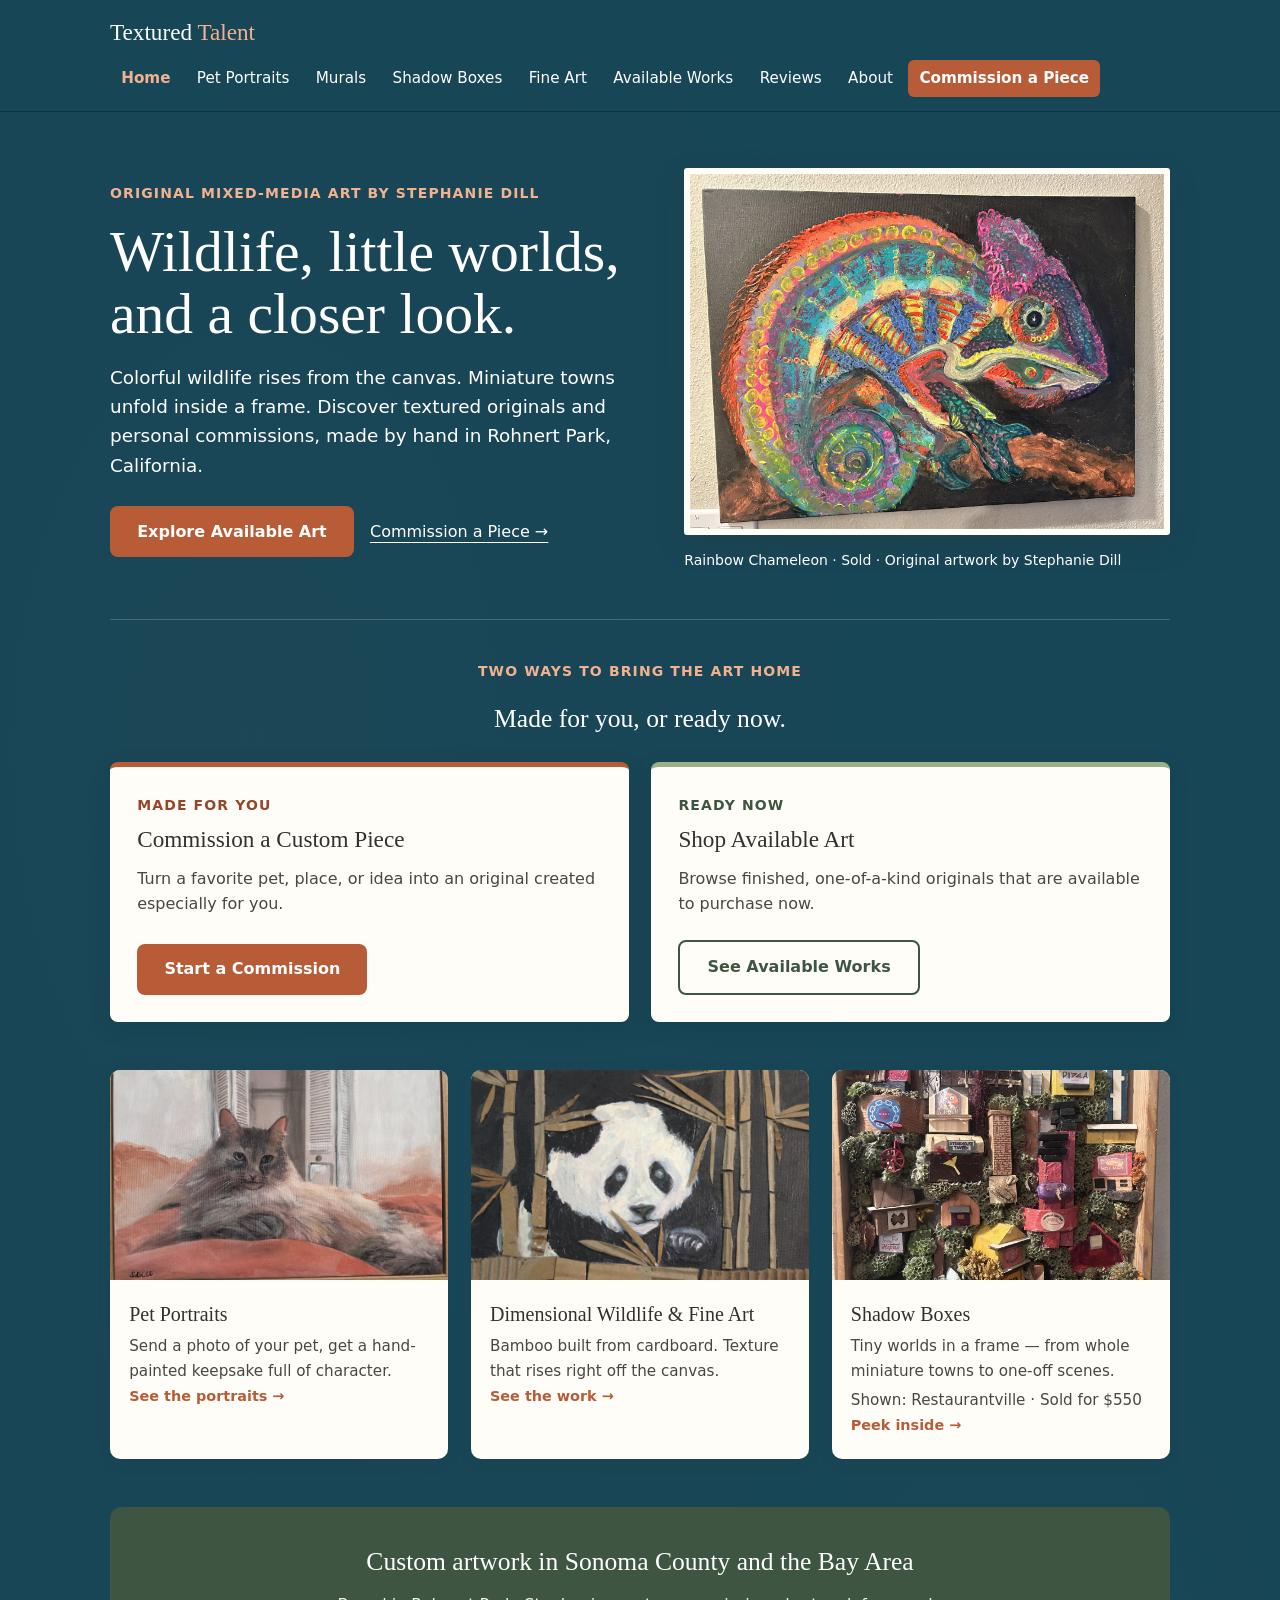
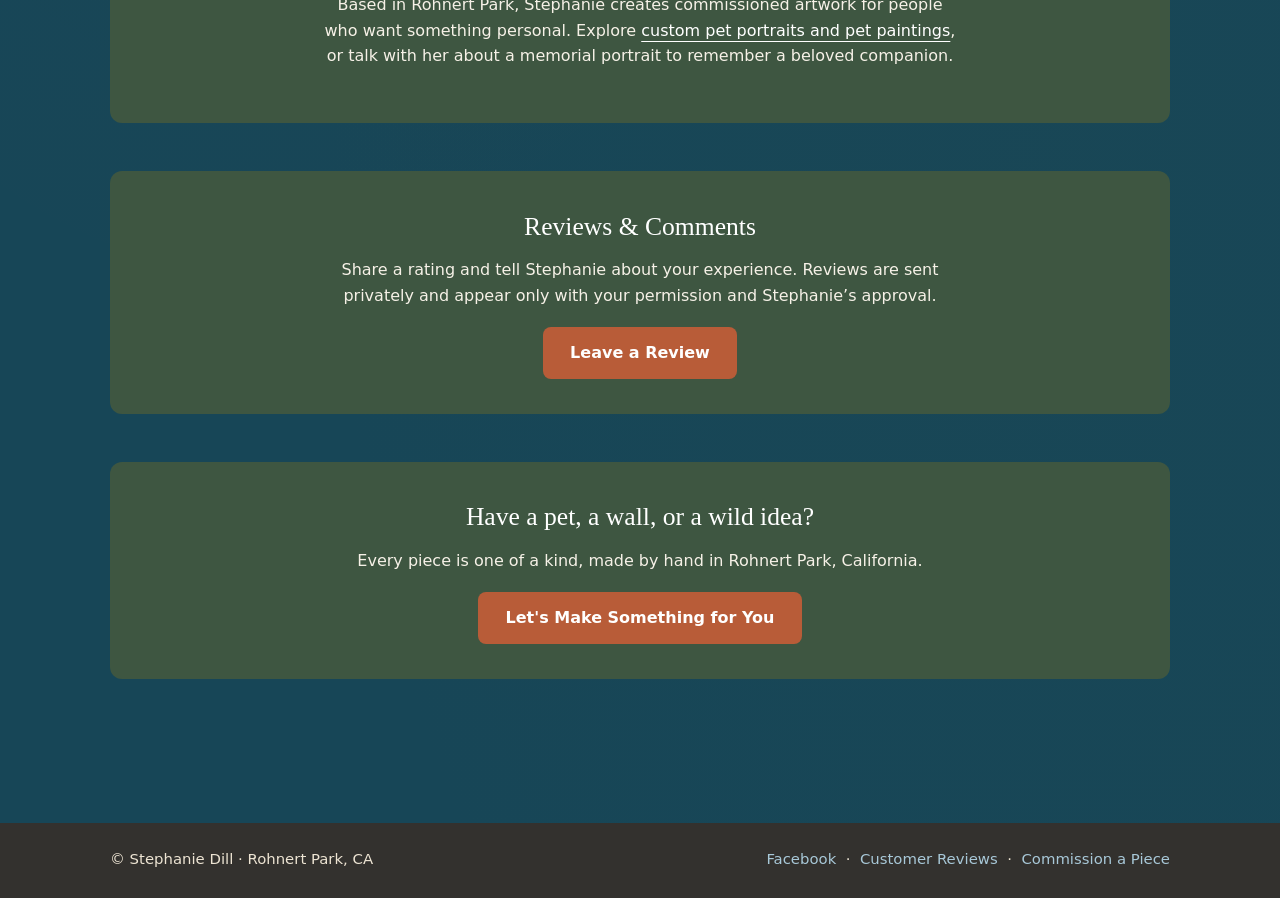
<file: index.html>
<!DOCTYPE html>
<html lang="en">
<head>
  <meta charset="UTF-8">
  <meta name="viewport" content="width=device-width, initial-scale=1.0">
  <title>Custom Pet Portraits &amp; Original Art | Textured Talent</title>
  <meta name="description" content="Discover custom pet portraits, pet paintings, shadow boxes and original art by Stephanie Dill in Rohnert Park, serving Sonoma County and the Bay Area.">
  <meta name="robots" content="index,follow,max-image-preview:large">
  <meta name="theme-color" content="#174657">
  <link rel="canonical" href="https://texturedtalents.com/">
  <meta property="og:type" content="website">
  <meta property="og:site_name" content="Textured Talent">
  <meta property="og:locale" content="en_US">
  <meta property="og:title" content="Custom Pet Portraits &amp; Original Art | Textured Talent">
  <meta property="og:description" content="Discover custom pet portraits, pet paintings, shadow boxes and original art by Stephanie Dill in Rohnert Park, serving Sonoma County and the Bay Area.">
  <meta property="og:url" content="https://texturedtalents.com/">
  <meta property="og:image" content="https://texturedtalents.com/assets/img/mixed/chameleon-rainbow.jpg">
  <meta property="og:image:alt" content="Vivid textured chameleon painting by Stephanie Dill">
  <meta name="twitter:card" content="summary_large_image">
  <meta name="twitter:title" content="Custom Pet Portraits &amp; Original Art | Textured Talent">
  <meta name="twitter:description" content="Discover custom pet portraits, pet paintings, shadow boxes and original art by Stephanie Dill in Rohnert Park, serving Sonoma County and the Bay Area.">
  <meta name="twitter:image" content="https://texturedtalents.com/assets/img/mixed/chameleon-rainbow.jpg">
  <link rel="stylesheet" href="assets/css/style.css?v=artwork-20261013">
  <script type="application/ld+json">
{
  "@context": "https://schema.org",
  "@graph": [
    {
      "@type": "WebSite",
      "@id": "https://texturedtalents.com/#website",
      "url": "https://texturedtalents.com/",
      "name": "Textured Talent",
      "description": "Custom art and original mixed-media work by Stephanie Dill.",
      "publisher": {
        "@id": "https://texturedtalents.com/#business"
      }
    },
    {
      "@type": "Organization",
      "@id": "https://texturedtalents.com/#business",
      "name": "Textured Talent",
      "url": "https://texturedtalents.com/",
      "description": "Custom pet portraits, murals, shadow boxes, and original mixed-media art.",
      "image": "https://texturedtalents.com/assets/img/mixed/chameleon-rainbow.jpg",
      "founder": {
        "@id": "https://texturedtalents.com/#stephanie-dill"
      },
      "areaServed": [
        {
          "@type": "City",
          "name": "Rohnert Park"
        },
        {
          "@type": "AdministrativeArea",
          "name": "Sonoma County"
        },
        {
          "@type": "AdministrativeArea",
          "name": "Northern California"
        },
        {
          "@type": "AdministrativeArea",
          "name": "San Francisco Bay Area"
        }
      ],
      "sameAs": [
        "https://www.facebook.com/stephanie.dill.2025"
      ]
    },
    {
      "@type": "Person",
      "@id": "https://texturedtalents.com/#stephanie-dill",
      "name": "Stephanie Dill",
      "jobTitle": "Mixed-media artist",
      "url": "https://texturedtalents.com/about.html",
      "image": "https://texturedtalents.com/assets/img/about/stephanie-shadowbox.jpg",
      "worksFor": {
        "@id": "https://texturedtalents.com/#business"
      },
      "homeLocation": {
        "@type": "City",
        "name": "Rohnert Park, California"
      },
      "sameAs": [
        "https://www.facebook.com/stephanie.dill.2025"
      ]
    },
    {
      "@type": "WebPage",
      "@id": "https://texturedtalents.com/#webpage",
      "url": "https://texturedtalents.com/",
      "name": "Custom Pet Portraits & Original Art | Textured Talent",
      "isPartOf": {
        "@id": "https://texturedtalents.com/#website"
      },
      "about": {
        "@id": "https://texturedtalents.com/#business"
      },
      "description": "Discover custom pet portraits, pet paintings, shadow boxes and original art by Stephanie Dill in Rohnert Park, serving Sonoma County and the Bay Area."
    }
  ]
}
  </script>
</head>
<body>
<a class="skip-link" href="#main-content">Skip to content</a>

<header>
  <div class="header-inner">
    <a class="brand" href="index.html?v=artwork-20261013">Textured <span>Talent</span></a>
    <nav aria-label="Main navigation">
      <a href="index.html?v=artwork-20261013" class="active">Home</a>
      <a href="pet-portraits.html?v=artwork-20261013">Pet Portraits</a>
      <a href="murals.html?v=artwork-20261013">Murals</a>
      <a href="shadow-boxes.html?v=artwork-20261013">Shadow Boxes</a>
      <a href="fine-art.html?v=artwork-20261013">Fine Art</a>
      <a href="available-works.html?v=artwork-20261013">Available Works</a>
      <a href="reviews.html">Reviews</a>
      <a href="about.html?v=artwork-20261013">About</a>
      <a href="commission.html?v=artwork-20261013" class="cta">Commission a Piece</a>
    </nav>
  </div>
</header>

<main id="main-content">
  <!-- Hero: headline + standout piece -->
  <section class="hero">
    <div>
      <p class="eyebrow">Original mixed-media art by Stephanie Dill</p>
      <h1>Wildlife, little worlds,<br>and a closer look.</h1>
      <p class="sub">Colorful wildlife rises from the canvas. Miniature towns unfold inside a frame. Discover textured originals and personal commissions, made by hand in Rohnert Park, California.</p>
      <div class="hero-actions"><a class="btn" href="available-works.html?v=artwork-20261013">Explore Available Art</a><a class="text-link" href="commission.html?v=artwork-20261013">Commission a Piece →</a></div>
    </div>
    <div class="hero-art">
      <img src="assets/img/mixed/chameleon-rainbow.jpg" alt="Vividly colored textured chameleon painting on a copper branch by Stephanie Dill" fetchpriority="high">
      <p class="art-caption">Rainbow Chameleon · Sold · Original artwork by Stephanie Dill</p>
    </div>
  </section>

  <!-- Two ways to buy -->
  <section class="buy-paths" aria-labelledby="buy-paths-title">
    <div class="buy-paths-intro">
      <p class="eyebrow">Two ways to bring the art home</p>
      <h2 id="buy-paths-title">Made for you, or ready now.</h2>
    </div>
    <div class="buy-paths-grid">
      <article class="buy-path">
        <p class="buy-path-label">Made for you</p>
        <h3>Commission a Custom Piece</h3>
        <p>Turn a favorite pet, place, or idea into an original created especially for you.</p>
        <a class="btn" href="commission.html?v=artwork-20261013">Start a Commission</a>
      </article>
      <article class="buy-path">
        <p class="buy-path-label">Ready now</p>
        <h3>Shop Available Art</h3>
        <p>Browse finished, one-of-a-kind originals that are available to purchase now.</p>
        <a class="btn secondary" href="available-works.html?v=artwork-20261013">See Available Works</a>
      </article>
    </div>
  </section>

  <!-- Three feature cards -->
  <section class="features">
    <a class="feature-card" href="pet-portraits.html?v=artwork-20261013">
      <img src="assets/img/pets/emma-portrait.jpg" alt="Hand-painted portrait of a long-haired gray cat">
      <div class="card-text">
        <h3>Pet Portraits</h3>
        <p>Send a photo of your pet, get a hand-painted keepsake full of character.</p>
        <span class="more">See the portraits →</span>
      </div>
    </a>
    <a class="feature-card" href="fine-art.html?v=artwork-20261013">
      <img src="assets/img/mixed/panda-cub-bamboo.jpg" alt="Panda painting with bamboo built from layered cardboard">
      <div class="card-text">
        <h3>Dimensional Wildlife &amp; Fine Art</h3>
        <p>Bamboo built from cardboard. Texture that rises right off the canvas.</p>
        <span class="more">See the work →</span>
      </div>
    </a>
    <a class="feature-card" href="shadow-boxes.html?v=artwork-20261013">
      <img src="assets/img/boxes/shadowbox-miniature-town.jpg" alt="Miniature town scene built inside a wooden shadow box">
      <div class="card-text">
        <h3>Shadow Boxes</h3>
        <p>Tiny worlds in a frame — from whole miniature towns to one-off scenes.</p>
        <p>Shown: Restaurantville · Sold for $550</p>
        <span class="more">Peek inside →</span>
      </div>
    </a>
  </section>

  <section class="band" aria-labelledby="local-art-title"><h2 id="local-art-title">Custom artwork in Sonoma County and the Bay Area</h2><p>Based in Rohnert Park, Stephanie creates commissioned artwork for people who want something personal. Explore <a class="text-link" href="pet-portraits.html">custom pet portraits and pet paintings</a>, or talk with her about a memorial portrait to remember a beloved companion.</p></section>
<section class="band" id="reviews" aria-labelledby="reviews-title"><h2 id="reviews-title">Reviews &amp; Comments</h2><p>Share a rating and tell Stephanie about your experience. Reviews are sent privately and appear only with your permission and Stephanie’s approval.</p><a class="btn" href="reviews.html">Leave a Review</a></section>
<!-- Closing call to action -->
  <section class="band">
    <h2>Have a pet, a wall, or a wild idea?</h2>
    <p>Every piece is one of a kind, made by hand in Rohnert Park, California.</p>
    <a class="btn" href="commission.html?v=artwork-20261013">Let's Make Something for You</a>
  </section>
</main>

<footer>
  <div class="footer-inner">
    <span>© Stephanie Dill · Rohnert Park, CA</span>
    <span>
      <a href="https://www.facebook.com/stephanie.dill.2025" target="_blank" rel="noopener">Facebook</a>
      &nbsp;·&nbsp;
      <a href="index.html#reviews">Customer Reviews</a> &nbsp;·&nbsp; <a href="commission.html?v=artwork-20261013">Commission a Piece</a>
    </span>
  </div>
</footer>

</body>
</html>
</file>
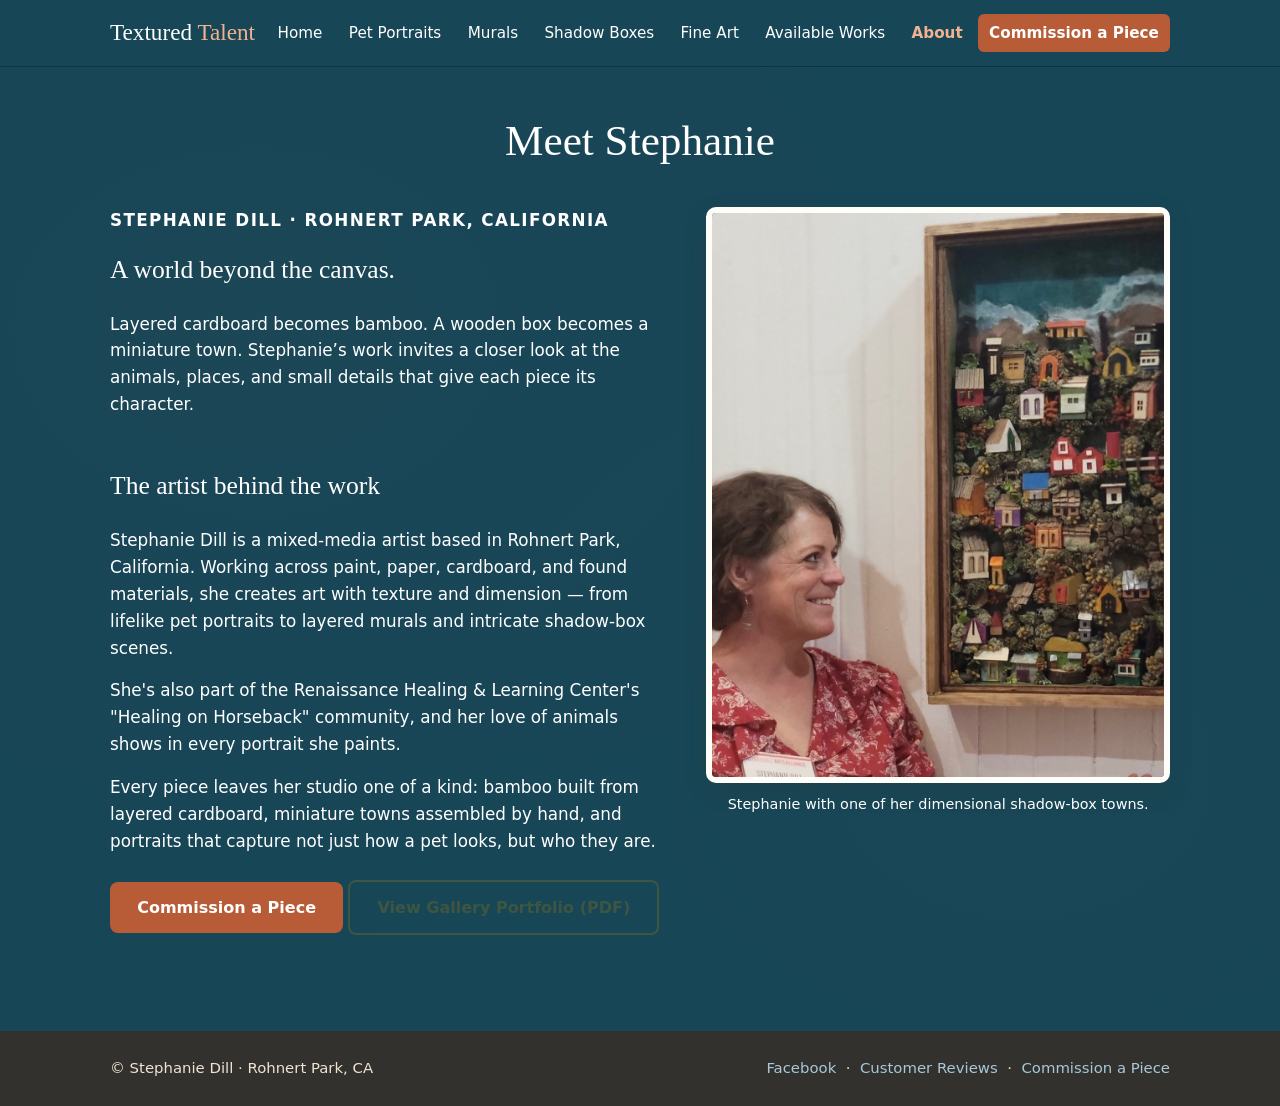
<file: about.html>
﻿<!DOCTYPE html>
<html lang="en">
<head>
  <meta charset="UTF-8">
  <meta name="viewport" content="width=device-width, initial-scale=1.0">
  <title>Stephanie Dill | Sonoma County Mixed-Media Artist</title>
  <meta name="description" content="Meet Stephanie Dill, the Rohnert Park artist behind Textured Talent: custom pet portraits, dimensional wildlife, shadow boxes and commissioned artwork.">
  <meta name="robots" content="index,follow,max-image-preview:large">
  <meta name="theme-color" content="#174657">
  <link rel="canonical" href="https://texturedtalents.com/about.html">
  <meta property="og:type" content="profile">
  <meta property="og:site_name" content="Textured Talent">
  <meta property="og:locale" content="en_US">
  <meta property="og:title" content="Stephanie Dill | Sonoma County Mixed-Media Artist">
  <meta property="og:description" content="Meet Stephanie Dill, the Rohnert Park artist behind Textured Talent: custom pet portraits, dimensional wildlife, shadow boxes and commissioned artwork.">
  <meta property="og:url" content="https://texturedtalents.com/about.html">
  <meta property="og:image" content="https://texturedtalents.com/assets/img/about/stephanie-shadowbox.jpg">
  <meta property="og:image:alt" content="Stephanie Dill with one of her handmade shadow boxes">
  <meta name="twitter:card" content="summary_large_image">
  <link rel="stylesheet" href="assets/css/style.css?v=artwork-20261013">
</head>
<body>
<a class="skip-link" href="#main-content">Skip to content</a>

<header>
  <div class="header-inner">
    <a class="brand" href="index.html?v=artwork-20261013">Textured <span>Talent</span></a>
    <nav aria-label="Main navigation">
      <a href="index.html?v=artwork-20261013">Home</a>
      <a href="pet-portraits.html?v=artwork-20261013">Pet Portraits</a>
      <a href="murals.html?v=artwork-20261013">Murals</a>
      <a href="shadow-boxes.html?v=artwork-20261013">Shadow Boxes</a>
      <a href="fine-art.html?v=artwork-20261013">Fine Art</a>
      <a href="available-works.html?v=artwork-20261013">Available Works</a>
      <a href="about.html?v=artwork-20261013" class="active">About</a>
      <a href="commission.html?v=artwork-20261013" class="cta">Commission a Piece</a>
    </nav>
  </div>
</header>

<main id="main-content">
  <section class="page-intro">
    <h1>Meet Stephanie</h1>
  </section>

  <section class="about-grid">
    <div class="about-text">
      <p class="eyebrow">Stephanie Dill · Rohnert Park, California</p>
      <h2 style="margin-top:0">A world beyond the canvas.</h2>
      <p>Layered cardboard becomes bamboo. A wooden box becomes a miniature town. Stephanie’s work invites a closer look at the animals, places, and small details that give each piece its character.</p>
      <h2>The artist behind the work</h2>
      <p>Stephanie Dill is a mixed-media artist based in Rohnert Park, California. Working across paint, paper, cardboard, and found materials, she creates art with texture and dimension — from lifelike pet portraits to layered murals and intricate shadow-box scenes.</p>
      <p>She's also part of the Renaissance Healing &amp; Learning Center's "Healing on Horseback" community, and her love of animals shows in every portrait she paints.</p>
      <p>Every piece leaves her studio one of a kind: bamboo built from layered cardboard, miniature towns assembled by hand, and portraits that capture not just how a pet looks, but who they are.</p>
      <div style="margin-top:1.6rem;">
        <a class="btn" href="commission.html?v=artwork-20261013">Commission a Piece</a> <a class="btn secondary" href="portfolio/stephanie-dill-selected-works-2026-11-24-confirmed.pdf">View Gallery Portfolio (PDF)</a>
      </div>
    </div>
    <div>
      <img src="assets/img/about/stephanie-shadowbox.jpg" alt="Stephanie Dill smiling beside one of her miniature town shadow boxes">
      <p style="font-size:0.9rem; color:var(--on-page-soft); text-align:center; margin-top:0.6rem;">Stephanie with one of her dimensional shadow-box towns.</p>
    </div>
  </section>


</main>

<footer>
  <div class="footer-inner">
    <span>© Stephanie Dill · Rohnert Park, CA</span>
    <span>
      <a href="https://www.facebook.com/stephanie.dill.2025" target="_blank" rel="noopener">Facebook</a>
      &nbsp;·&nbsp;
      <a href="index.html#reviews">Customer Reviews</a> &nbsp;·&nbsp; <a href="commission.html?v=artwork-20261013">Commission a Piece</a>
    </span>
  </div>
</footer>

</body>
</html>
</file>
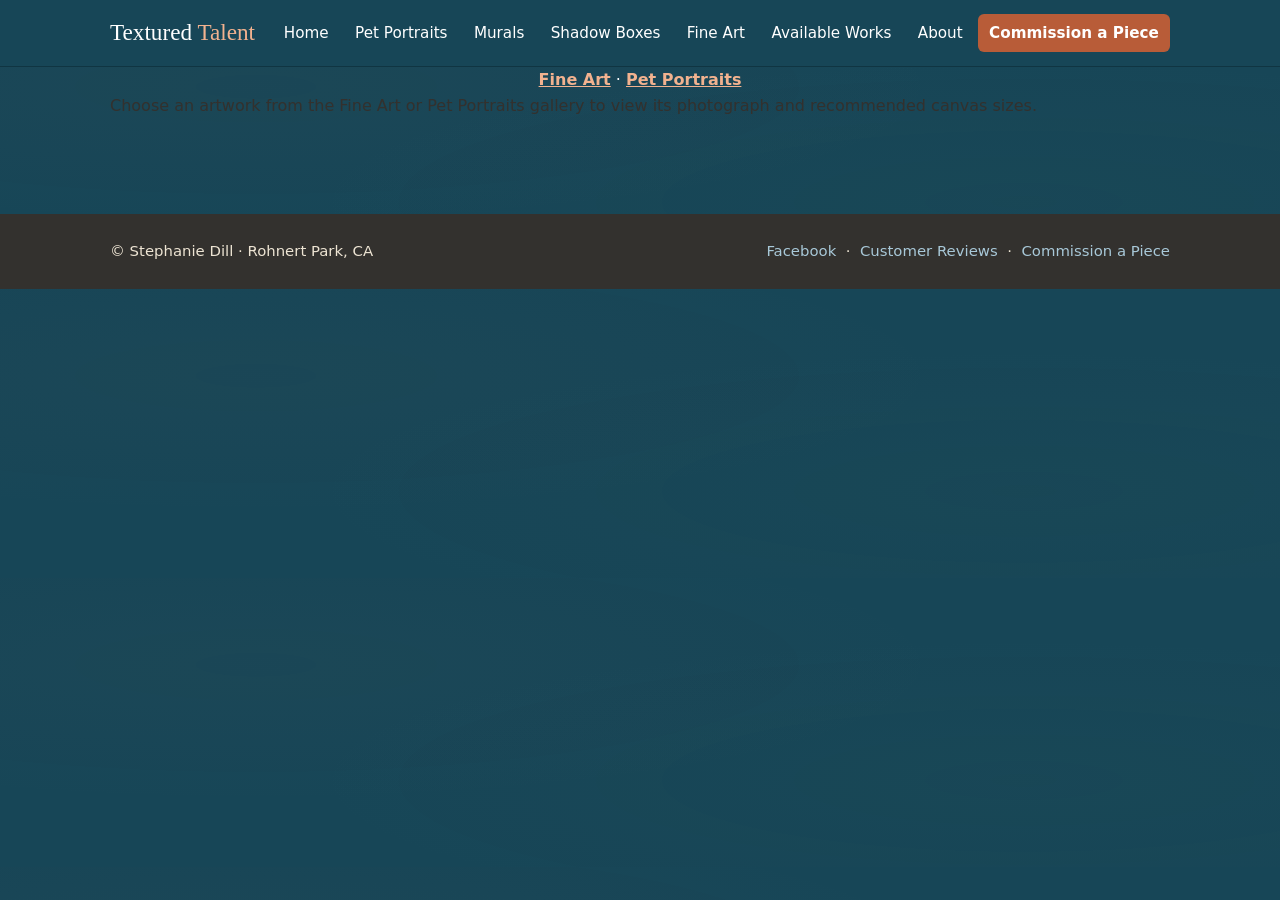
<file: artwork.html>
<!doctype html>
<html lang="en"><head><meta charset="UTF-8"><meta name="viewport" content="width=device-width,initial-scale=1"><title>Artwork & Canvas Prints | Textured Talent</title><meta name="description" content="View Stephanie Dill’s paintings and discuss recommended canvas print sizes."><meta name="robots" content="noindex,follow"><link rel="stylesheet" href="assets/css/style.css?v=photo-prints-20261120-2"></head><body><a class="skip-link" href="#main-content">Skip to content</a><header>
  <div class="header-inner">
    <a class="brand" href="index.html?v=artwork-20261013">Textured <span>Talent</span></a>
    <nav aria-label="Main navigation">
      <a href="index.html?v=artwork-20261013">Home</a>
      <a href="pet-portraits.html?v=artwork-20261013">Pet Portraits</a>
      <a href="murals.html?v=artwork-20261013">Murals</a>
      <a href="shadow-boxes.html?v=artwork-20261013">Shadow Boxes</a>
      <a href="fine-art.html?v=artwork-20261013">Fine Art</a>
      <a href="available-works.html?v=artwork-20261013">Available Works</a>
      <a href="about.html?v=artwork-20261013">About</a>
      <a href="commission.html?v=artwork-20261013" class="cta">Commission a Piece</a>
    </nav>
  </div>
</header><main id="main-content"><p class="page-note"><a href="fine-art.html">Fine Art</a> · <a href="pet-portraits.html">Pet Portraits</a></p><section id="artwork-detail" data-print-gallery><p>Loading artwork…</p></section><noscript><p class="page-note">Please use the Fine Art or Pet Portraits gallery to view the paintings and request prints.</p></noscript></main><footer>
  <div class="footer-inner">
    <span>© Stephanie Dill · Rohnert Park, CA</span>
    <span>
      <a href="https://www.facebook.com/stephanie.dill.2025" target="_blank" rel="noopener">Facebook</a>
      &nbsp;·&nbsp;
      <a href="index.html#reviews">Customer Reviews</a> &nbsp;·&nbsp; <a href="commission.html?v=artwork-20261013">Commission a Piece</a>
    </span>
  </div>
</footer><script src="assets/js/photo-updates.js?v=20261124-confirmed"></script><script src="assets/js/photo-presentation.js?v=20261124-confirmed"></script><script src="assets/js/art-data.js?v=20261124-confirmed"></script><script src="assets/js/artwork-detail.js?v=20261124-confirmed"></script></body></html>
</file>
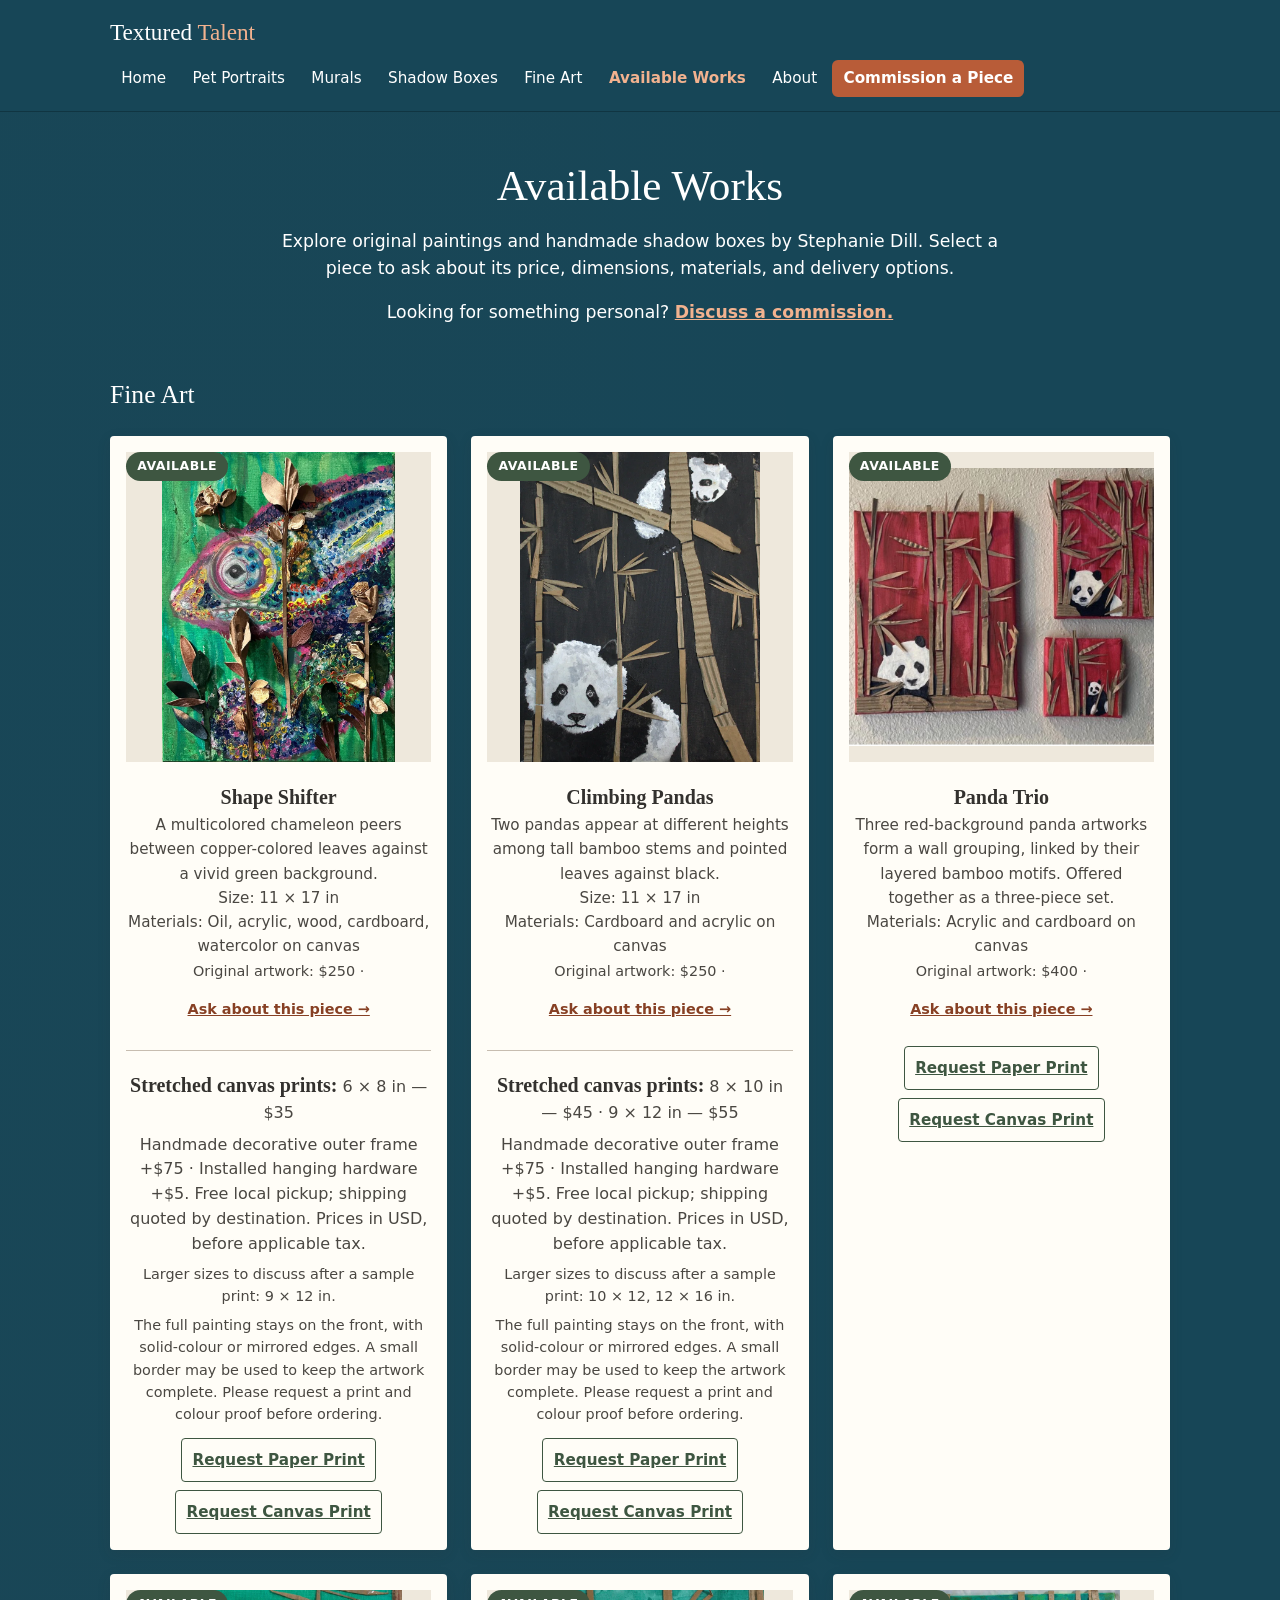
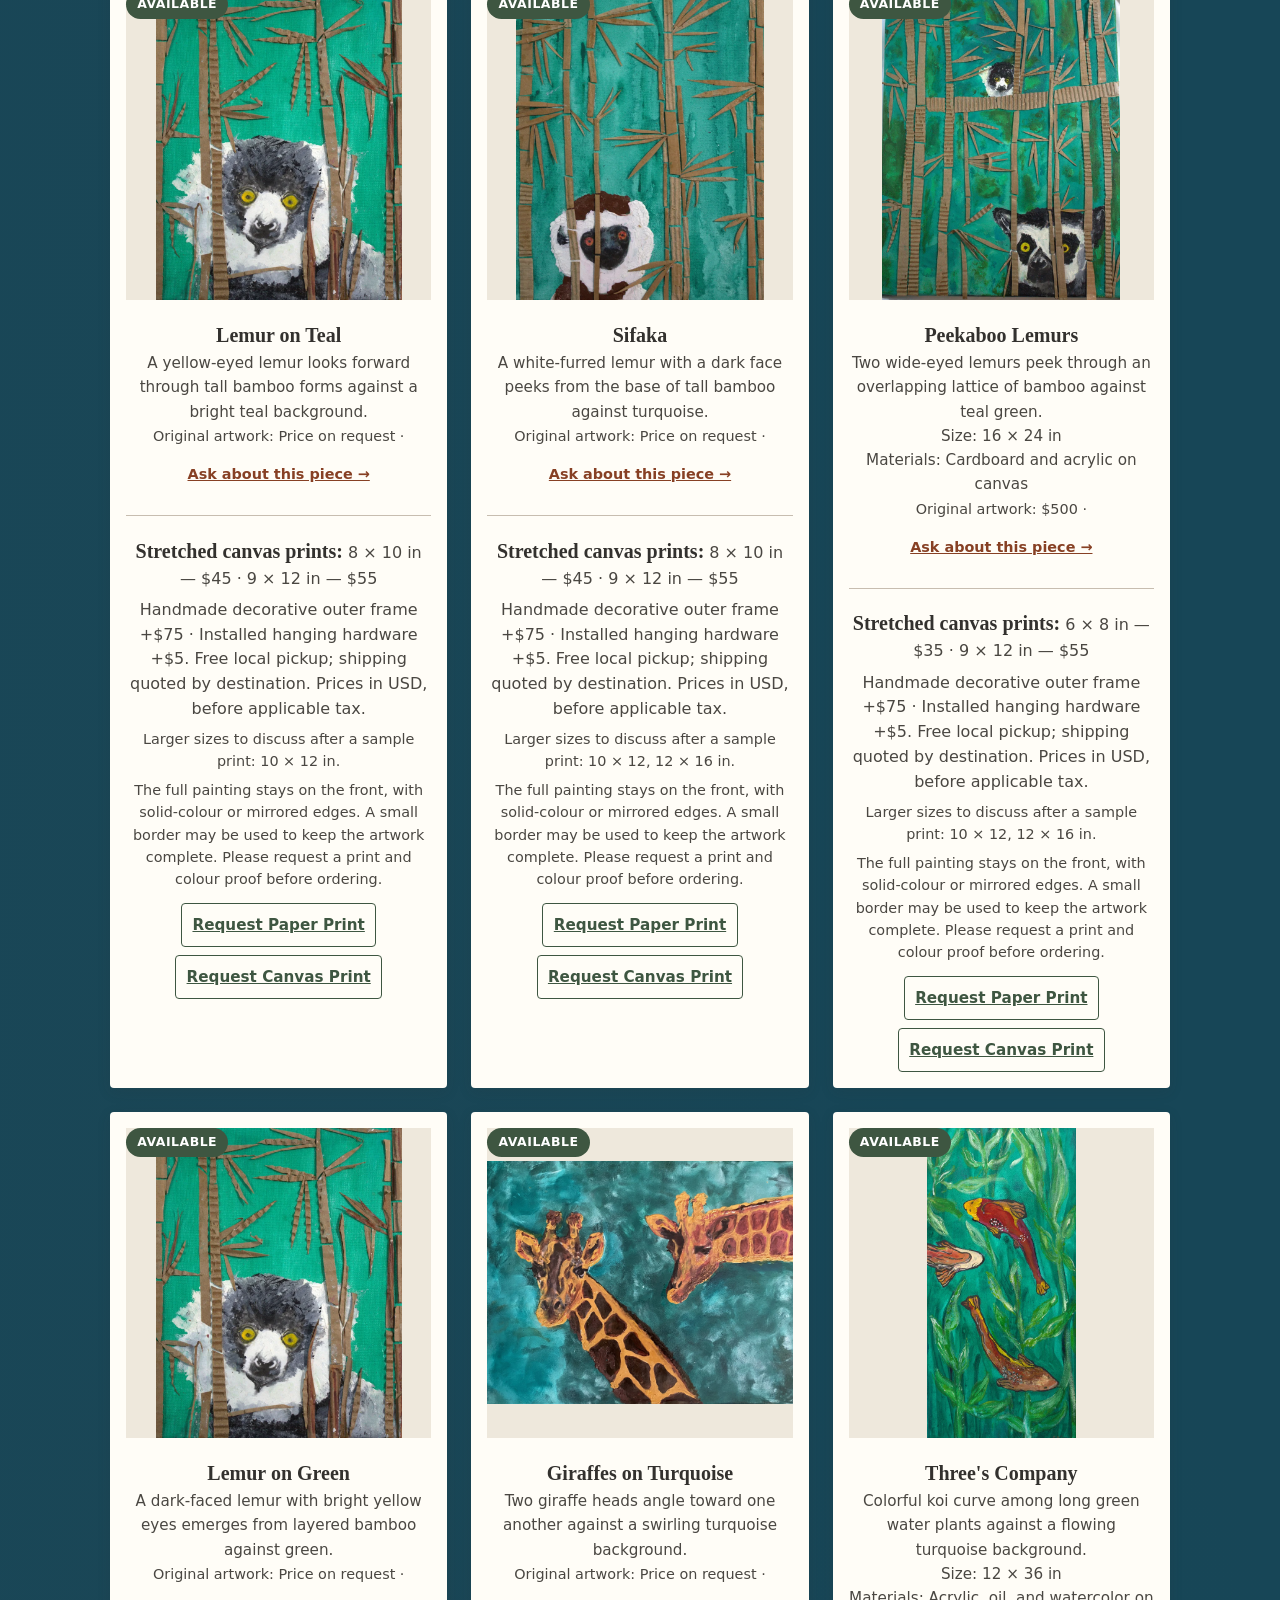
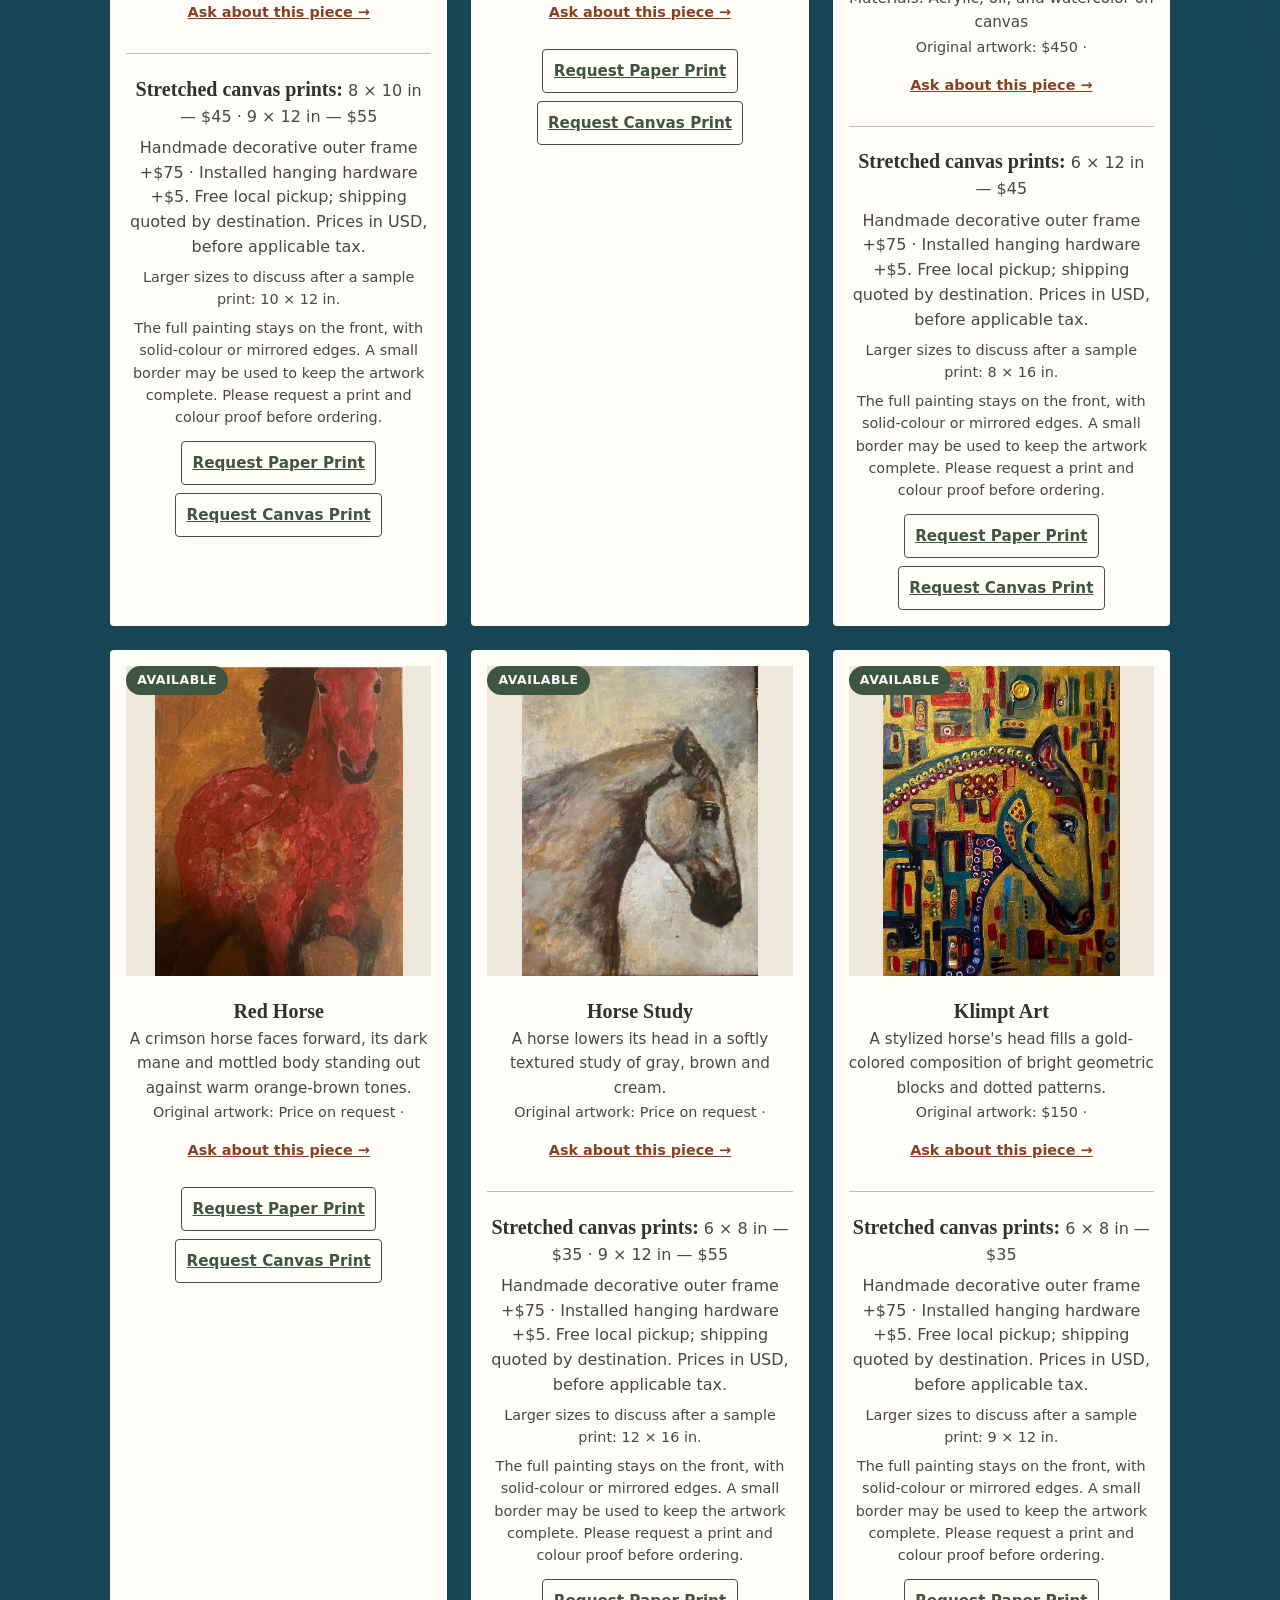
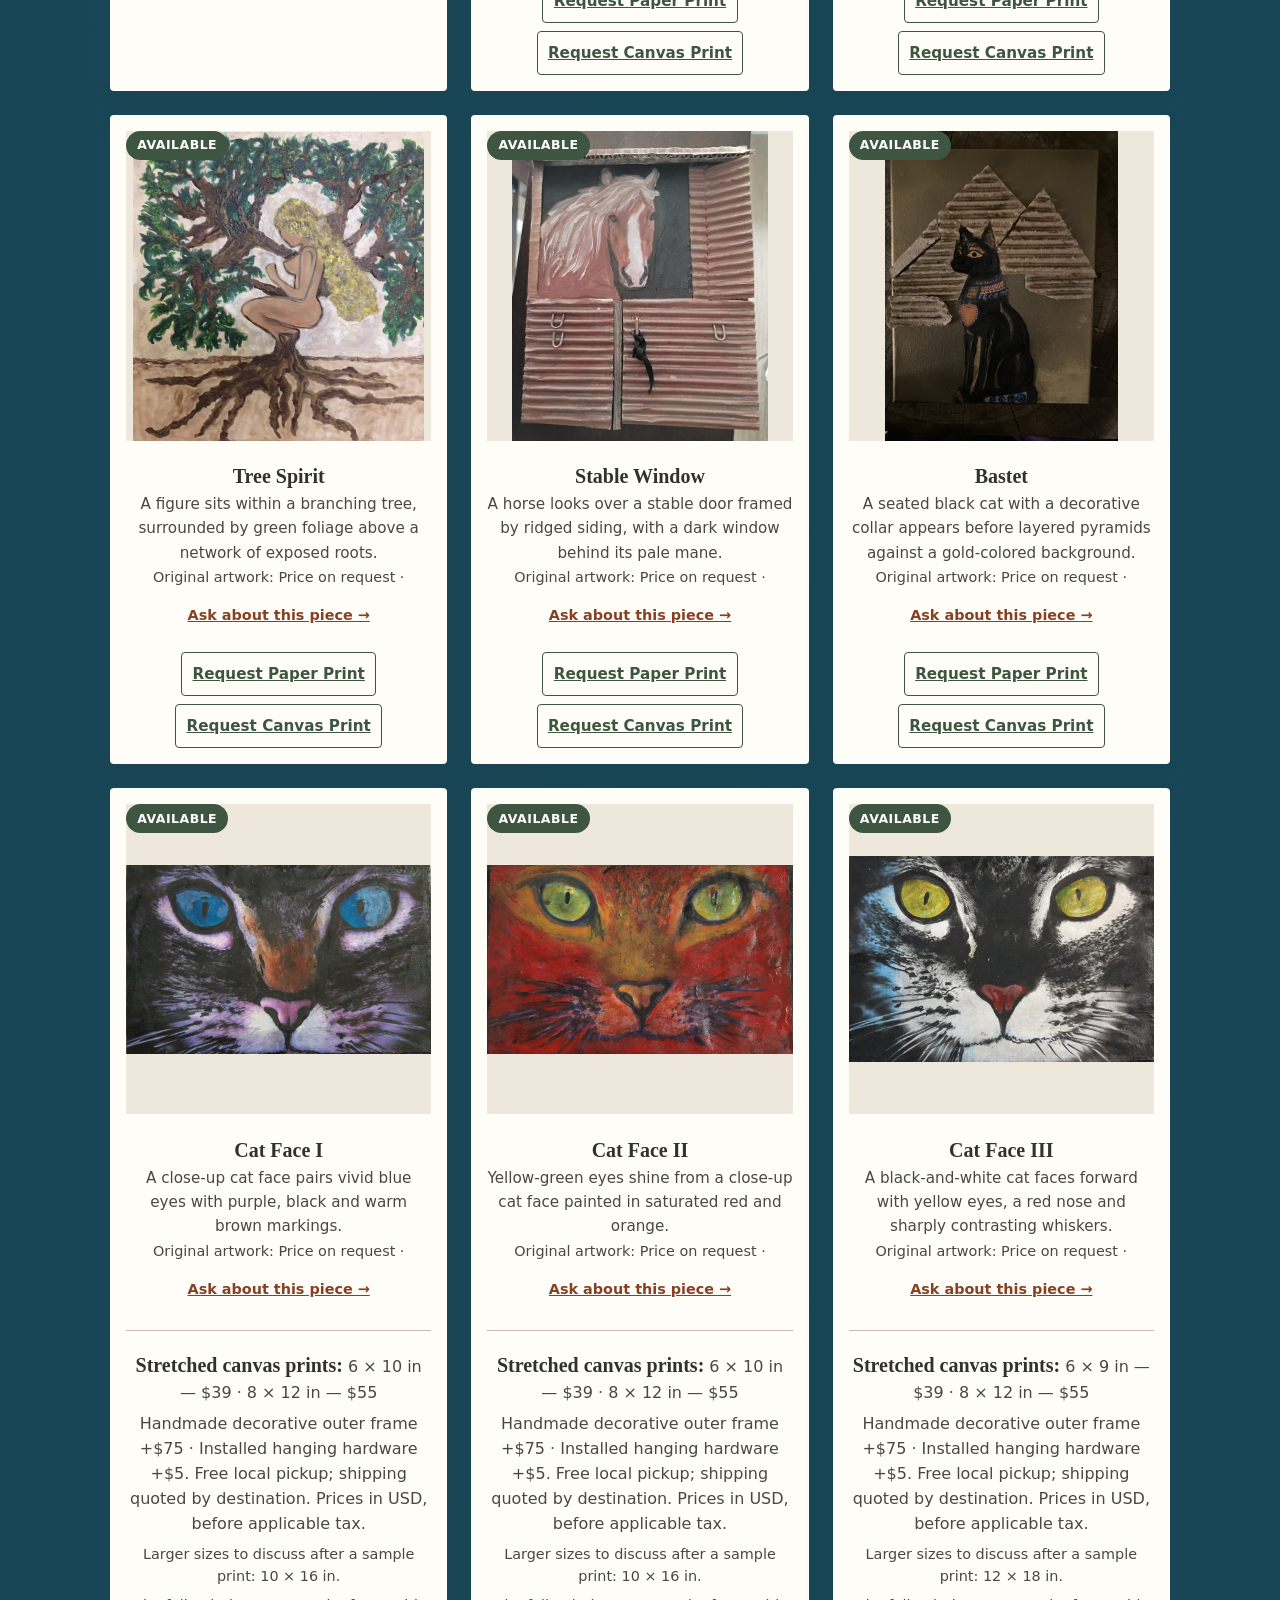
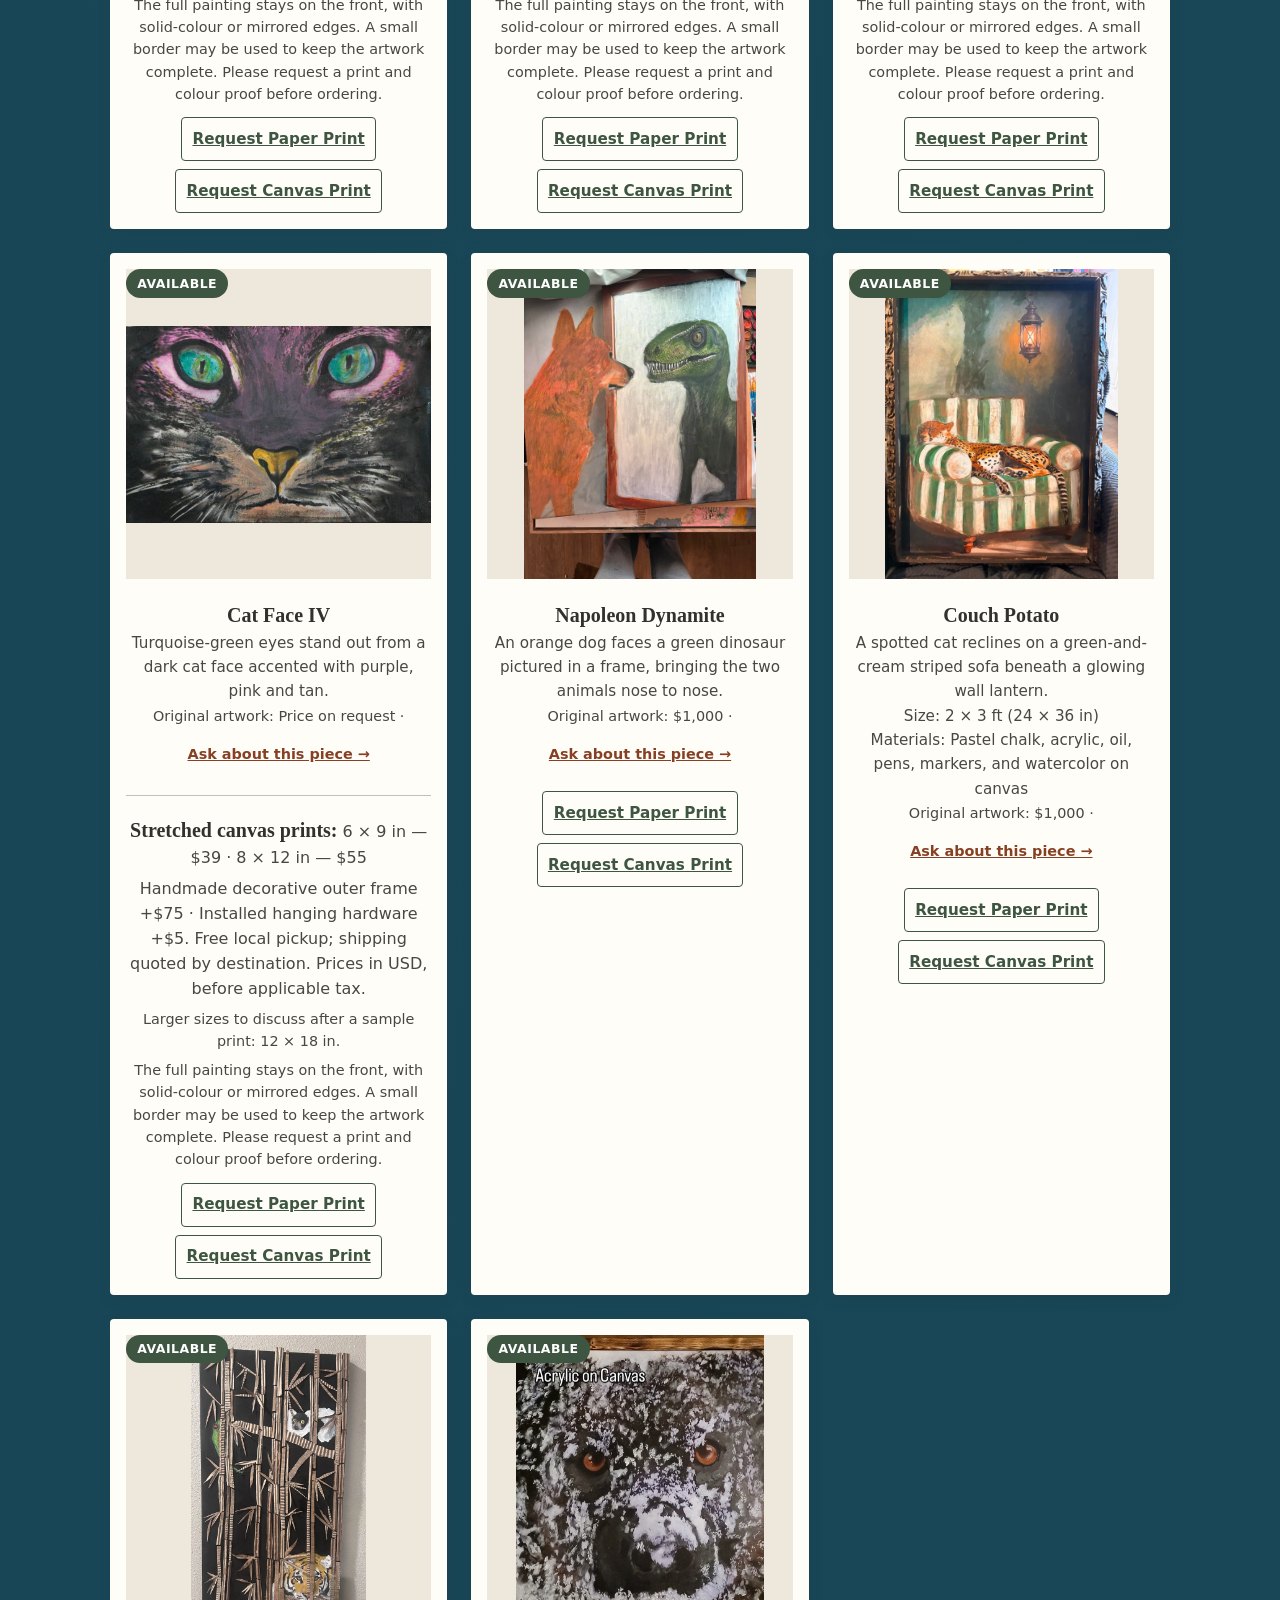
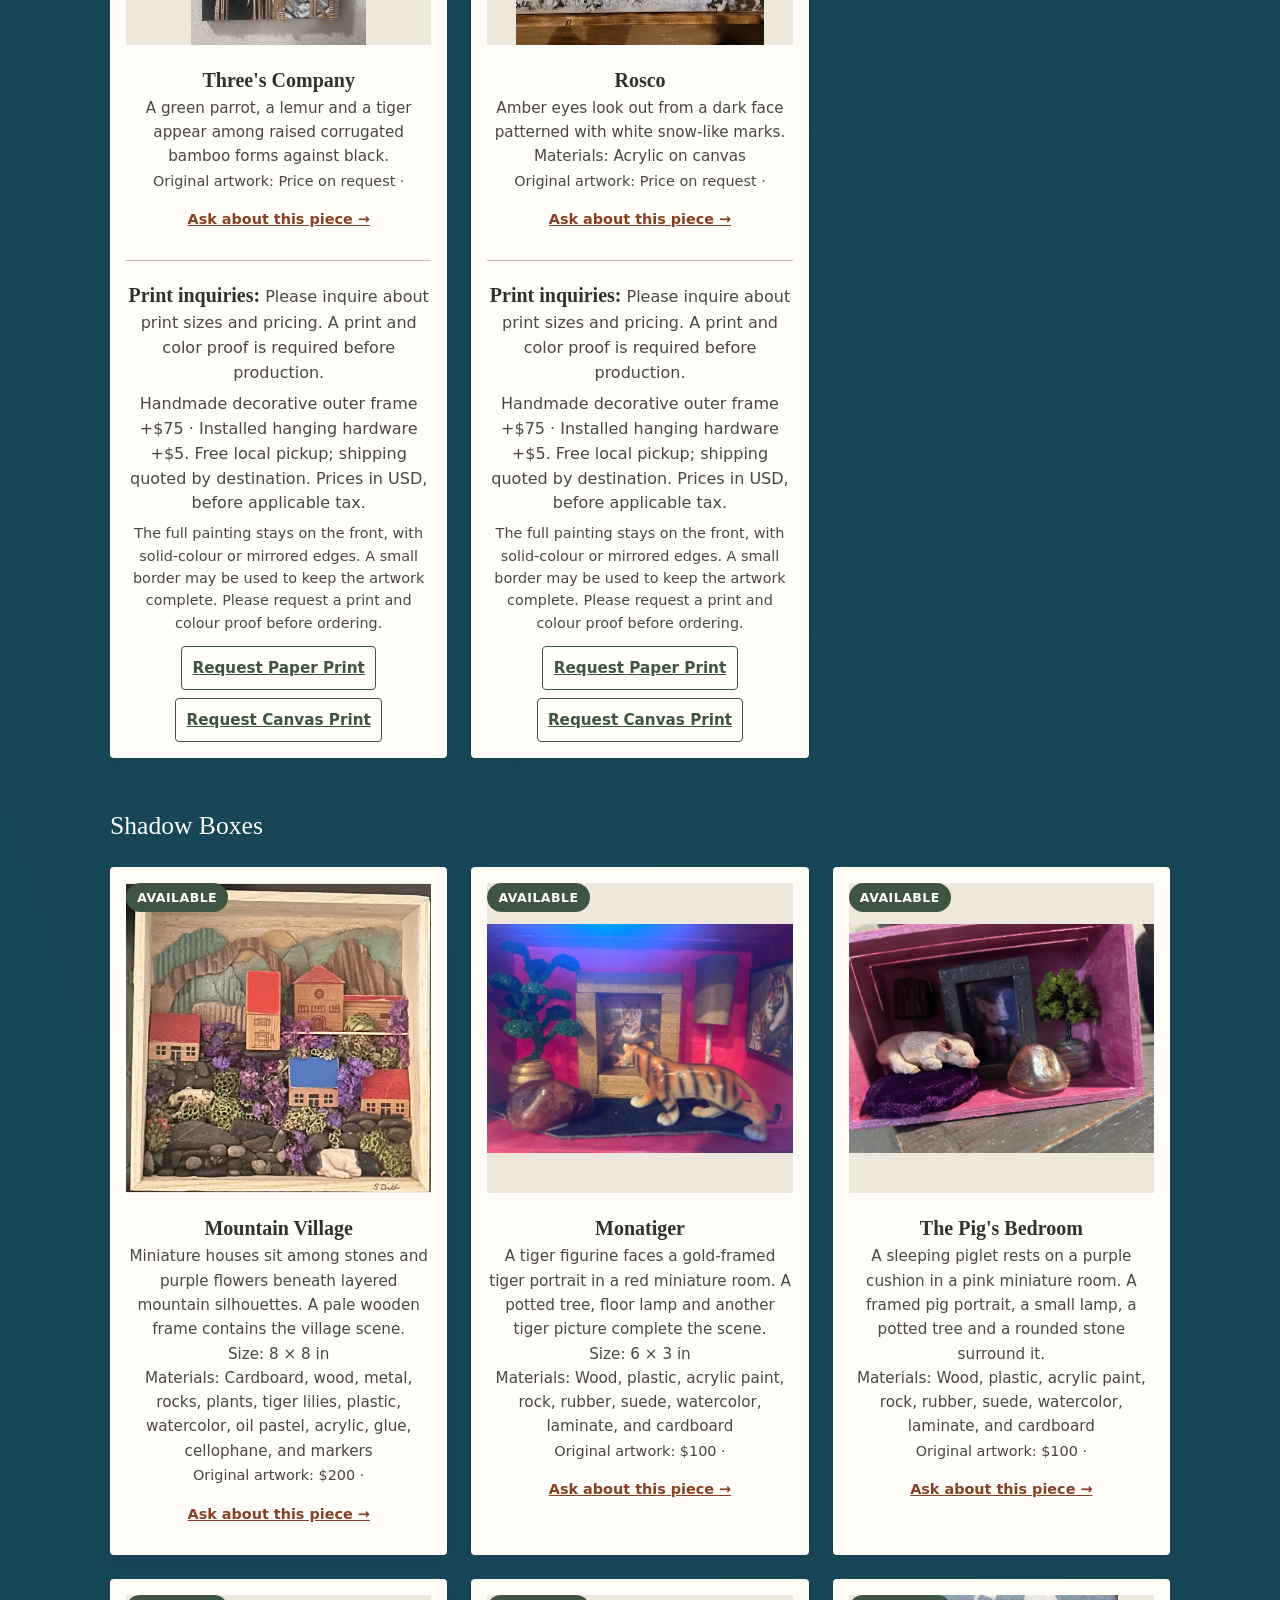
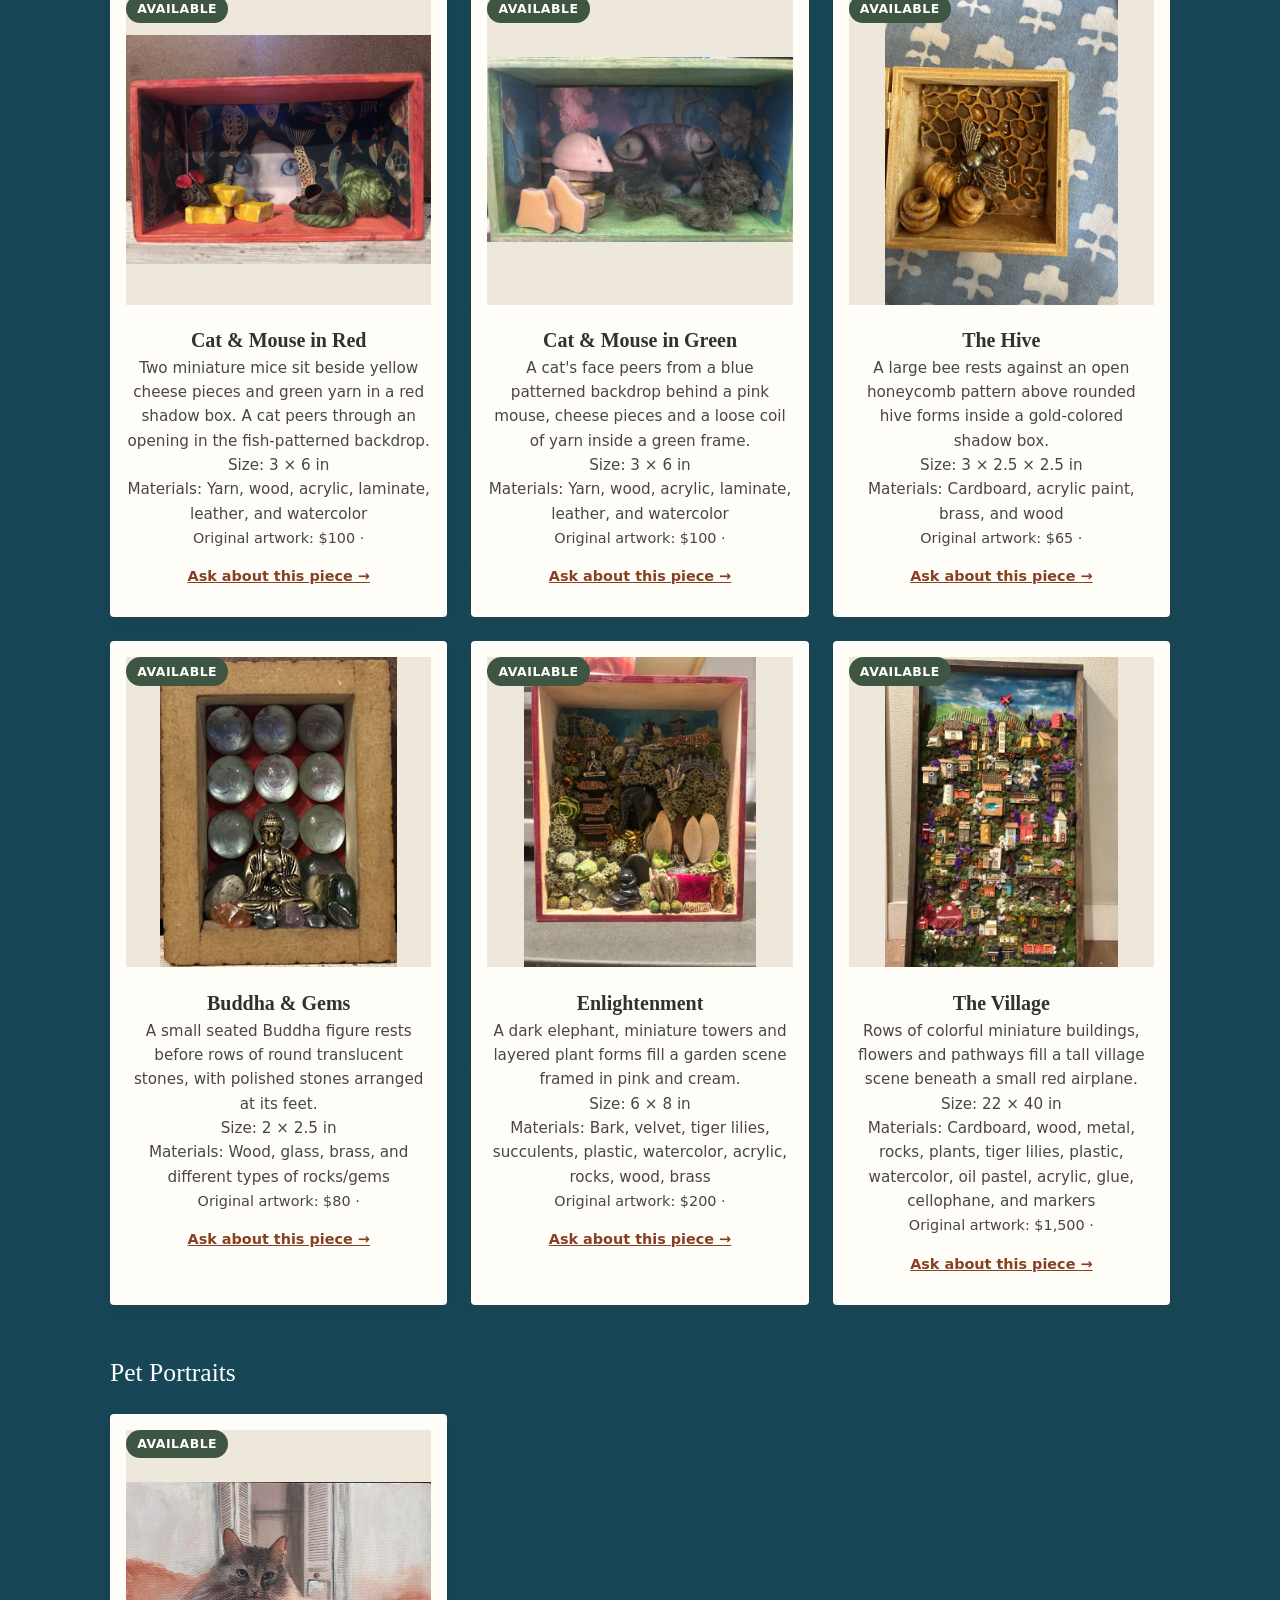
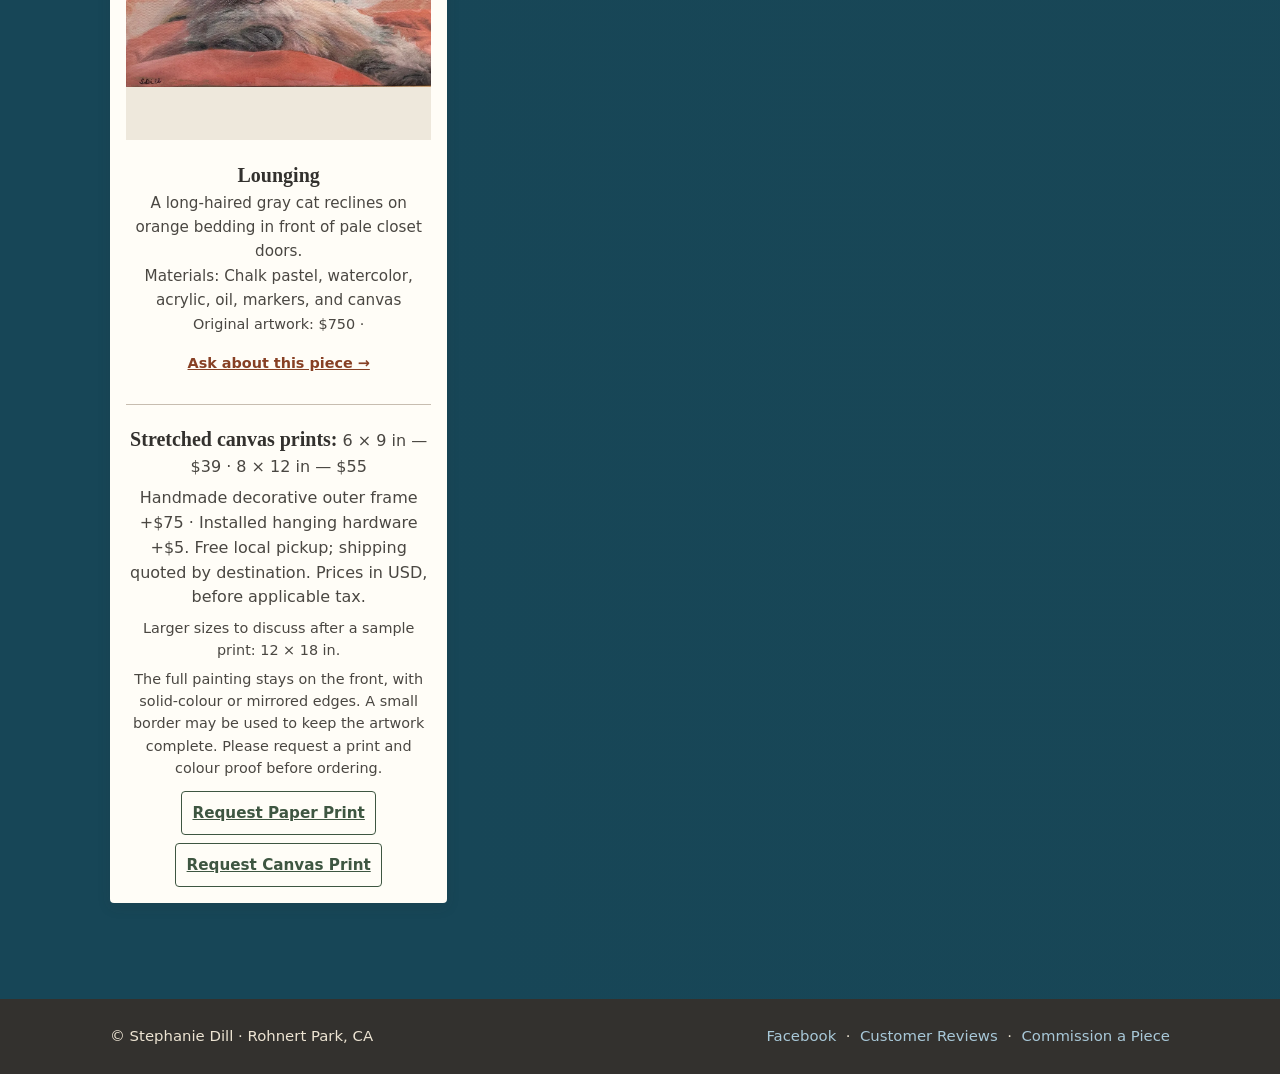
<file: available-works.html>
﻿<!DOCTYPE html>
<html lang="en">
<head>
  <meta charset="UTF-8">
  <meta name="viewport" content="width=device-width, initial-scale=1.0">
  <title>Original Art for Sale | Textured Talent by Stephanie Dill</title>
  <meta name="description" content="Shop original art by Stephanie Dill, including textured paintings, mixed-media wildlife, and one-of-a-kind handmade shadow boxes.">
  <meta name="robots" content="index,follow,max-image-preview:large">
  <meta name="theme-color" content="#174657">
  <link rel="canonical" href="https://texturedtalents.com/available-works.html">
  <meta property="og:type" content="website">
  <meta property="og:site_name" content="Textured Talent">
  <meta property="og:locale" content="en_US">
  <meta property="og:title" content="Original Art for Sale | Textured Talent">
  <meta property="og:description" content="Browse original textured paintings, mixed-media wildlife, and handmade shadow boxes available now.">
  <meta property="og:url" content="https://texturedtalents.com/available-works.html">
  <meta property="og:image" content="https://texturedtalents.com/assets/img/mixed/chameleon-copper-leaves.jpg">
  <meta property="og:image:alt" content="Original textured chameleon artwork by Stephanie Dill">
  <meta name="twitter:card" content="summary_large_image">
  <link rel="stylesheet" href="assets/css/style.css?v=photo-prints-20261120-2">
</head>
<body>
<a class="skip-link" href="#main-content">Skip to content</a>

<header>
  <div class="header-inner">
    <a class="brand" href="index.html?v=artwork-20261013">Textured <span>Talent</span></a>
    <nav aria-label="Main navigation">
      <a href="index.html?v=artwork-20261013">Home</a>
      <a href="pet-portraits.html?v=artwork-20261013">Pet Portraits</a>
      <a href="murals.html?v=artwork-20261013">Murals</a>
      <a href="shadow-boxes.html?v=artwork-20261013">Shadow Boxes</a>
      <a href="fine-art.html?v=artwork-20261013">Fine Art</a>
      <a href="available-works.html?v=artwork-20261013" class="active">Available Works</a>
      <a href="about.html?v=artwork-20261013">About</a>
      <a href="commission.html?v=artwork-20261013" class="cta">Commission a Piece</a>
    </nav>
  </div>
</header>

<main id="main-content">
  <section class="page-intro">
    <h1>Available Works</h1>
    <p>Explore original paintings and handmade shadow boxes by Stephanie Dill. Select a piece to ask about its price, dimensions, materials, and delivery options.</p><p class="collection-note">Looking for something personal? <a href="commission.html?v=artwork-20261013">Discuss a commission.</a></p>
  </section>

  <!-- Populated from assets/js/art-data.js — edit that file to mark pieces sold or set prices -->
  <div id="shop"></div><noscript><p class="page-note">Browse the <a href="fine-art.html">Fine Art</a> and <a href="shadow-boxes.html">Shadow Box</a> galleries, then <a href="commission.html">contact Stephanie</a> about a piece.</p></noscript>
</main>

<footer>
  <div class="footer-inner">
    <span>© Stephanie Dill · Rohnert Park, CA</span>
    <span>
      <a href="https://www.facebook.com/stephanie.dill.2025" target="_blank" rel="noopener">Facebook</a>
      &nbsp;·&nbsp;
      <a href="index.html#reviews">Customer Reviews</a> &nbsp;·&nbsp; <a href="commission.html?v=artwork-20261013">Commission a Piece</a>
    </span>
  </div>
</footer>

<script src="assets/js/photo-updates.js?v=20261124-confirmed"></script>
<script src="assets/js/photo-presentation.js?v=20261124-confirmed"></script>
<script src="assets/js/art-data.js?v=20261124-confirmed"></script>
<script>renderShop('shop');</script>
</body>
</html>
</file>
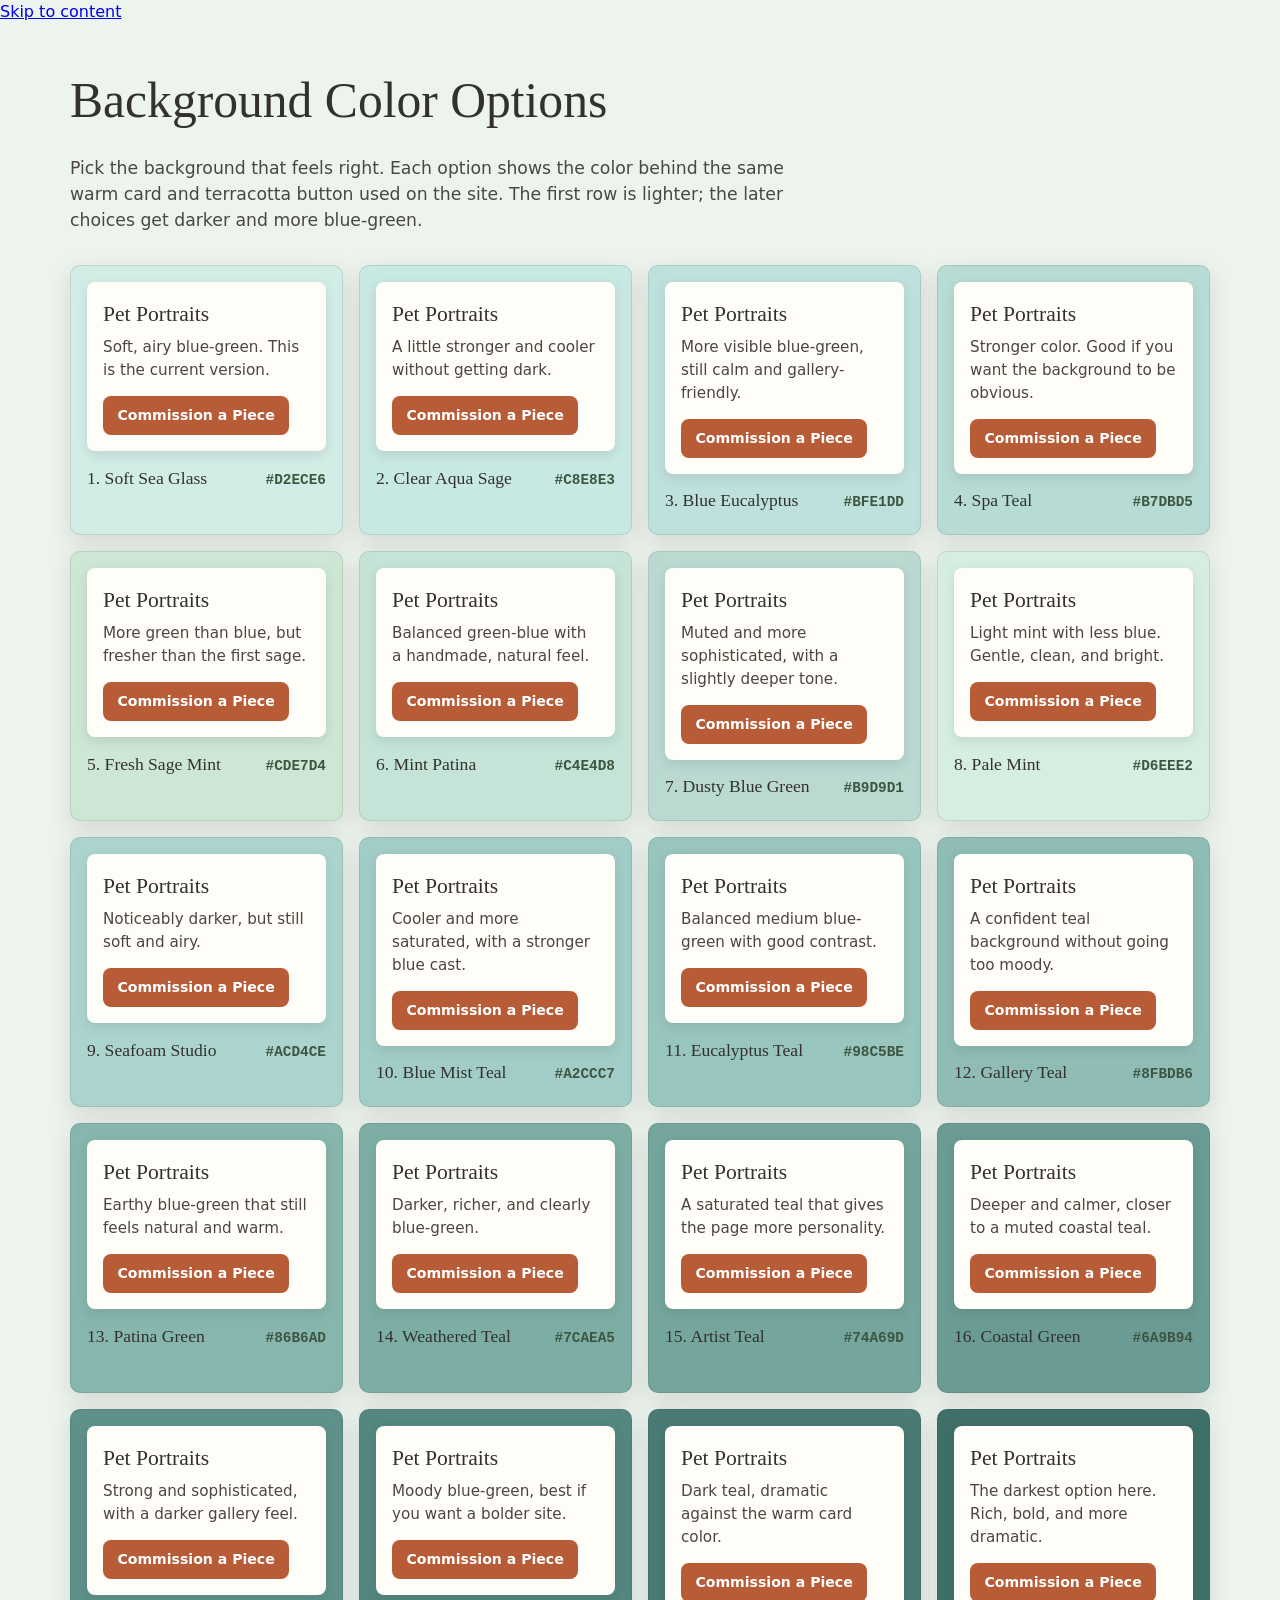
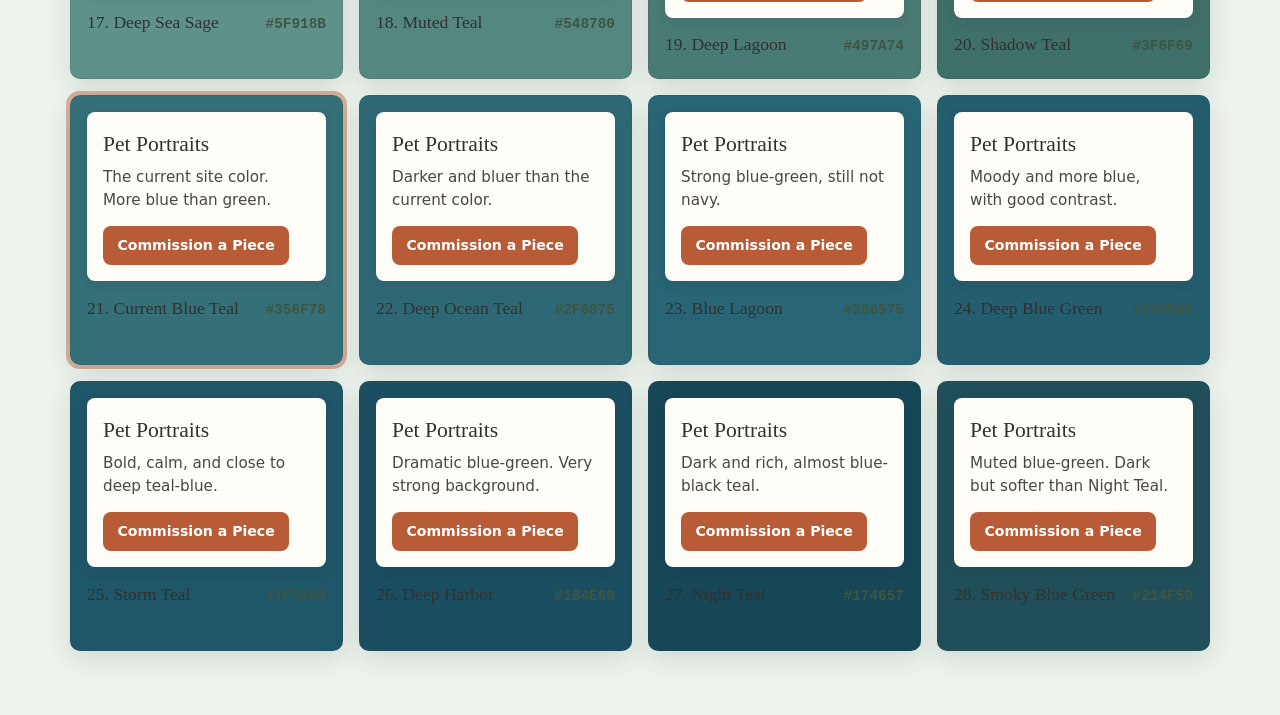
<file: background-palette.html>
<!DOCTYPE html>
<html lang="en">
<head>
  <meta charset="UTF-8">
  <meta name="viewport" content="width=device-width, initial-scale=1.0">
  <title>Background Color Palette - Textured Talent</title>
  <meta name="robots" content="noindex,nofollow">
  <style>
    :root {
      --terracotta: #B85C38;
      --terracotta-dark: #96462A;
      --card: #FFFDF7;
      --charcoal: #33312E;
      --ink: #4A4742;
      --deep-green: #3E5641;
      --serif: Georgia, 'Times New Roman', serif;
      --sans: 'Segoe UI', system-ui, -apple-system, sans-serif;
    }

    * { box-sizing: border-box; }

    body {
      margin: 0;
      font-family: var(--sans);
      color: var(--charcoal);
      background: #edf4ee;
      line-height: 1.5;
    }

    main {
      max-width: 1180px;
      margin: 0 auto;
      padding: 2.5rem 1.25rem 4rem;
    }

    h1 {
      font-family: var(--serif);
      font-size: clamp(2rem, 4vw, 3.1rem);
      font-weight: 500;
      margin: 0 0 0.4rem;
    }

    .intro {
      max-width: 760px;
      color: var(--ink);
      font-size: 1.08rem;
      margin-bottom: 2rem;
    }

    .palette {
      display: grid;
      grid-template-columns: repeat(auto-fit, minmax(250px, 1fr));
      gap: 1rem;
    }

    .option {
      min-height: 270px;
      border: 1px solid rgba(51, 49, 46, 0.12);
      border-radius: 10px;
      padding: 1rem;
      box-shadow: 0 8px 24px rgba(51, 49, 46, 0.14);
    }

    .sample-card {
      background: var(--card);
      border-radius: 8px;
      padding: 1rem;
      min-height: 160px;
      box-shadow: 0 4px 12px rgba(51, 49, 46, 0.12);
    }

    .sample-card h2 {
      font-family: var(--serif);
      font-weight: 500;
      font-size: 1.35rem;
      margin: 0 0 0.35rem;
    }

    .sample-card p {
      color: var(--ink);
      margin: 0 0 0.9rem;
      font-size: 0.95rem;
    }

    .button {
      display: inline-block;
      background: var(--terracotta);
      color: #fff;
      font-weight: 700;
      border-radius: 8px;
      padding: 0.55rem 0.9rem;
      font-size: 0.88rem;
    }

    .label {
      display: flex;
      align-items: baseline;
      justify-content: space-between;
      gap: 0.7rem;
      margin-top: 0.85rem;
      font-size: 0.95rem;
    }

    .label strong {
      font-family: var(--serif);
      font-size: 1.1rem;
      font-weight: 500;
    }

    code {
      color: var(--deep-green);
      font-weight: 700;
      font-size: 0.9rem;
    }

    .current { outline: 4px solid rgba(184, 92, 56, 0.45); }
  </style>
</head>
<body>
<a class="skip-link" href="#main-content">Skip to content</a>
  <main id="main-content">
    <h1>Background Color Options</h1>
    <p class="intro">Pick the background that feels right. Each option shows the color behind the same warm card and terracotta button used on the site. The first row is lighter; the later choices get darker and more blue-green.</p>

    <section class="palette">
      <article class="option" style="background:#D2ECE6;">
        <div class="sample-card">
          <h2>Pet Portraits</h2>
          <p>Soft, airy blue-green. This is the current version.</p>
          <span class="button">Commission a Piece</span>
        </div>
        <div class="label"><strong>1. Soft Sea Glass</strong><code>#D2ECE6</code></div>
      </article>

      <article class="option" style="background:#C8E8E3;">
        <div class="sample-card">
          <h2>Pet Portraits</h2>
          <p>A little stronger and cooler without getting dark.</p>
          <span class="button">Commission a Piece</span>
        </div>
        <div class="label"><strong>2. Clear Aqua Sage</strong><code>#C8E8E3</code></div>
      </article>

      <article class="option" style="background:#BFE1DD;">
        <div class="sample-card">
          <h2>Pet Portraits</h2>
          <p>More visible blue-green, still calm and gallery-friendly.</p>
          <span class="button">Commission a Piece</span>
        </div>
        <div class="label"><strong>3. Blue Eucalyptus</strong><code>#BFE1DD</code></div>
      </article>

      <article class="option" style="background:#B7DBD5;">
        <div class="sample-card">
          <h2>Pet Portraits</h2>
          <p>Stronger color. Good if you want the background to be obvious.</p>
          <span class="button">Commission a Piece</span>
        </div>
        <div class="label"><strong>4. Spa Teal</strong><code>#B7DBD5</code></div>
      </article>

      <article class="option" style="background:#CDE7D4;">
        <div class="sample-card">
          <h2>Pet Portraits</h2>
          <p>More green than blue, but fresher than the first sage.</p>
          <span class="button">Commission a Piece</span>
        </div>
        <div class="label"><strong>5. Fresh Sage Mint</strong><code>#CDE7D4</code></div>
      </article>

      <article class="option" style="background:#C4E4D8;">
        <div class="sample-card">
          <h2>Pet Portraits</h2>
          <p>Balanced green-blue with a handmade, natural feel.</p>
          <span class="button">Commission a Piece</span>
        </div>
        <div class="label"><strong>6. Mint Patina</strong><code>#C4E4D8</code></div>
      </article>

      <article class="option" style="background:#B9D9D1;">
        <div class="sample-card">
          <h2>Pet Portraits</h2>
          <p>Muted and more sophisticated, with a slightly deeper tone.</p>
          <span class="button">Commission a Piece</span>
        </div>
        <div class="label"><strong>7. Dusty Blue Green</strong><code>#B9D9D1</code></div>
      </article>

      <article class="option" style="background:#D6EEE2;">
        <div class="sample-card">
          <h2>Pet Portraits</h2>
          <p>Light mint with less blue. Gentle, clean, and bright.</p>
          <span class="button">Commission a Piece</span>
        </div>
        <div class="label"><strong>8. Pale Mint</strong><code>#D6EEE2</code></div>
      </article>

      <article class="option" style="background:#ACD4CE;">
        <div class="sample-card">
          <h2>Pet Portraits</h2>
          <p>Noticeably darker, but still soft and airy.</p>
          <span class="button">Commission a Piece</span>
        </div>
        <div class="label"><strong>9. Seafoam Studio</strong><code>#ACD4CE</code></div>
      </article>

      <article class="option" style="background:#A2CCC7;">
        <div class="sample-card">
          <h2>Pet Portraits</h2>
          <p>Cooler and more saturated, with a stronger blue cast.</p>
          <span class="button">Commission a Piece</span>
        </div>
        <div class="label"><strong>10. Blue Mist Teal</strong><code>#A2CCC7</code></div>
      </article>

      <article class="option" style="background:#98C5BE;">
        <div class="sample-card">
          <h2>Pet Portraits</h2>
          <p>Balanced medium blue-green with good contrast.</p>
          <span class="button">Commission a Piece</span>
        </div>
        <div class="label"><strong>11. Eucalyptus Teal</strong><code>#98C5BE</code></div>
      </article>

      <article class="option" style="background:#8FBDB6;">
        <div class="sample-card">
          <h2>Pet Portraits</h2>
          <p>A confident teal background without going too moody.</p>
          <span class="button">Commission a Piece</span>
        </div>
        <div class="label"><strong>12. Gallery Teal</strong><code>#8FBDB6</code></div>
      </article>

      <article class="option" style="background:#86B6AD;">
        <div class="sample-card">
          <h2>Pet Portraits</h2>
          <p>Earthy blue-green that still feels natural and warm.</p>
          <span class="button">Commission a Piece</span>
        </div>
        <div class="label"><strong>13. Patina Green</strong><code>#86B6AD</code></div>
      </article>

      <article class="option" style="background:#7CAEA5;">
        <div class="sample-card">
          <h2>Pet Portraits</h2>
          <p>Darker, richer, and clearly blue-green.</p>
          <span class="button">Commission a Piece</span>
        </div>
        <div class="label"><strong>14. Weathered Teal</strong><code>#7CAEA5</code></div>
      </article>

      <article class="option" style="background:#74A69D;">
        <div class="sample-card">
          <h2>Pet Portraits</h2>
          <p>A saturated teal that gives the page more personality.</p>
          <span class="button">Commission a Piece</span>
        </div>
        <div class="label"><strong>15. Artist Teal</strong><code>#74A69D</code></div>
      </article>

      <article class="option" style="background:#6A9B94;">
        <div class="sample-card">
          <h2>Pet Portraits</h2>
          <p>Deeper and calmer, closer to a muted coastal teal.</p>
          <span class="button">Commission a Piece</span>
        </div>
        <div class="label"><strong>16. Coastal Green</strong><code>#6A9B94</code></div>
      </article>

      <article class="option" style="background:#5F918B;">
        <div class="sample-card">
          <h2>Pet Portraits</h2>
          <p>Strong and sophisticated, with a darker gallery feel.</p>
          <span class="button">Commission a Piece</span>
        </div>
        <div class="label"><strong>17. Deep Sea Sage</strong><code>#5F918B</code></div>
      </article>

      <article class="option" style="background:#548780;">
        <div class="sample-card">
          <h2>Pet Portraits</h2>
          <p>Moody blue-green, best if you want a bolder site.</p>
          <span class="button">Commission a Piece</span>
        </div>
        <div class="label"><strong>18. Muted Teal</strong><code>#548780</code></div>
      </article>

      <article class="option" style="background:#497A74;">
        <div class="sample-card">
          <h2>Pet Portraits</h2>
          <p>Dark teal, dramatic against the warm card color.</p>
          <span class="button">Commission a Piece</span>
        </div>
        <div class="label"><strong>19. Deep Lagoon</strong><code>#497A74</code></div>
      </article>

      <article class="option" style="background:#3F6F69;">
        <div class="sample-card">
          <h2>Pet Portraits</h2>
          <p>The darkest option here. Rich, bold, and more dramatic.</p>
          <span class="button">Commission a Piece</span>
        </div>
        <div class="label"><strong>20. Shadow Teal</strong><code>#3F6F69</code></div>
      </article>

      <article class="option current" style="background:#356F78;">
        <div class="sample-card">
          <h2>Pet Portraits</h2>
          <p>The current site color. More blue than green.</p>
          <span class="button">Commission a Piece</span>
        </div>
        <div class="label"><strong>21. Current Blue Teal</strong><code>#356F78</code></div>
      </article>

      <article class="option" style="background:#2F6875;">
        <div class="sample-card">
          <h2>Pet Portraits</h2>
          <p>Darker and bluer than the current color.</p>
          <span class="button">Commission a Piece</span>
        </div>
        <div class="label"><strong>22. Deep Ocean Teal</strong><code>#2F6875</code></div>
      </article>

      <article class="option" style="background:#286575;">
        <div class="sample-card">
          <h2>Pet Portraits</h2>
          <p>Strong blue-green, still not navy.</p>
          <span class="button">Commission a Piece</span>
        </div>
        <div class="label"><strong>23. Blue Lagoon</strong><code>#286575</code></div>
      </article>

      <article class="option" style="background:#235D6E;">
        <div class="sample-card">
          <h2>Pet Portraits</h2>
          <p>Moody and more blue, with good contrast.</p>
          <span class="button">Commission a Piece</span>
        </div>
        <div class="label"><strong>24. Deep Blue Green</strong><code>#235D6E</code></div>
      </article>

      <article class="option" style="background:#1F5668;">
        <div class="sample-card">
          <h2>Pet Portraits</h2>
          <p>Bold, calm, and close to deep teal-blue.</p>
          <span class="button">Commission a Piece</span>
        </div>
        <div class="label"><strong>25. Storm Teal</strong><code>#1F5668</code></div>
      </article>

      <article class="option" style="background:#1B4E60;">
        <div class="sample-card">
          <h2>Pet Portraits</h2>
          <p>Dramatic blue-green. Very strong background.</p>
          <span class="button">Commission a Piece</span>
        </div>
        <div class="label"><strong>26. Deep Harbor</strong><code>#1B4E60</code></div>
      </article>

      <article class="option" style="background:#174657;">
        <div class="sample-card">
          <h2>Pet Portraits</h2>
          <p>Dark and rich, almost blue-black teal.</p>
          <span class="button">Commission a Piece</span>
        </div>
        <div class="label"><strong>27. Night Teal</strong><code>#174657</code></div>
      </article>

      <article class="option" style="background:#214F59;">
        <div class="sample-card">
          <h2>Pet Portraits</h2>
          <p>Muted blue-green. Dark but softer than Night Teal.</p>
          <span class="button">Commission a Piece</span>
        </div>
        <div class="label"><strong>28. Smoky Blue Green</strong><code>#214F59</code></div>
      </article>
    </section>
  </main>
</body>
</html>
</file>
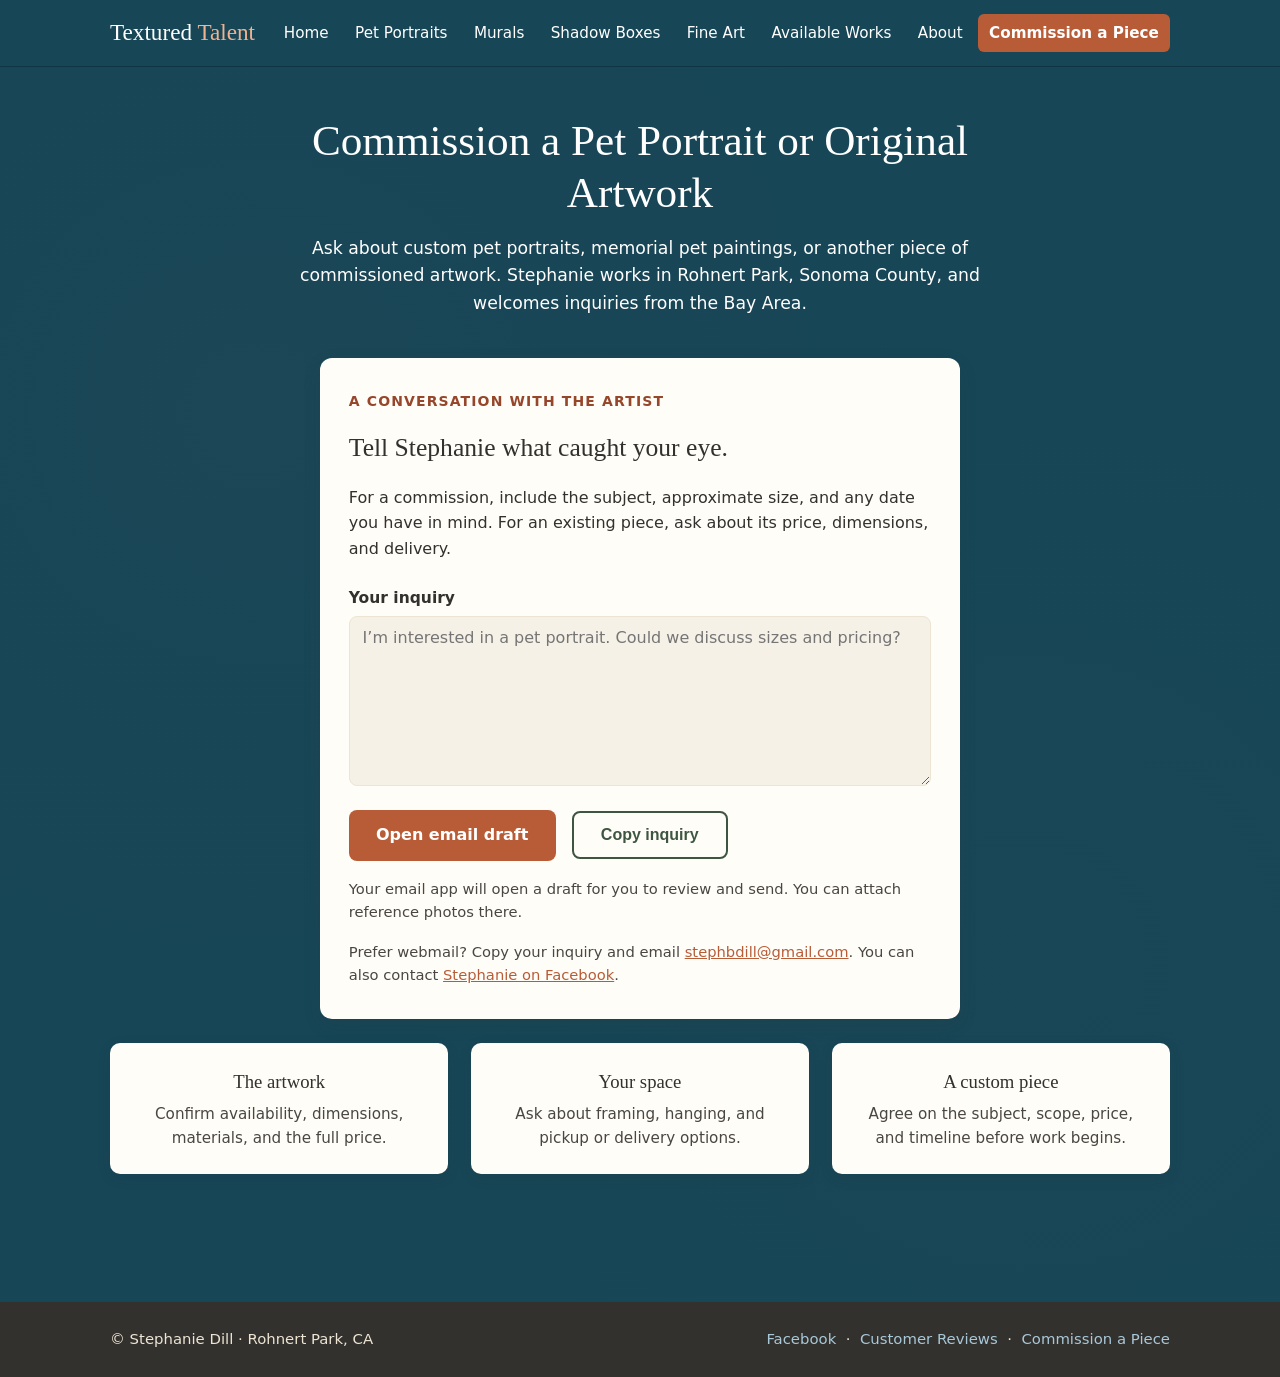
<file: commission.html>
﻿<!DOCTYPE html>
<html lang="en">
<head>
  <meta charset="UTF-8">
  <meta name="viewport" content="width=device-width, initial-scale=1.0">
  <title>Commissioned Artwork &amp; Pet Paintings | Textured Talent</title>
  <meta name="description" content="Ask Stephanie Dill about custom pet portraits, memorial paintings and commissioned artwork in Sonoma County and the Bay Area. Share your idea and request details.">
  <meta name="robots" content="index,follow,max-image-preview:large">
  <meta name="theme-color" content="#174657">
  <link rel="canonical" href="https://texturedtalents.com/commission.html">
  <meta property="og:type" content="website">
  <meta property="og:site_name" content="Textured Talent">
  <meta property="og:locale" content="en_US">
  <meta property="og:title" content="Commissioned Artwork &amp; Pet Paintings | Textured Talent">
  <meta property="og:description" content="Ask Stephanie Dill about custom pet portraits, memorial paintings and commissioned artwork in Sonoma County and the Bay Area. Share your idea and request details.">
  <meta property="og:url" content="https://texturedtalents.com/commission.html">
  <meta property="og:image" content="https://texturedtalents.com/assets/img/mixed/chameleon-rainbow.jpg">
  <meta property="og:image:alt" content="Colorful textured artwork by Stephanie Dill">
  <meta name="twitter:card" content="summary_large_image">
  <link rel="stylesheet" href="assets/css/style.css?v=photo-prints-20261120-2">
</head>
<body>
<a class="skip-link" href="#main-content">Skip to content</a>

<header>
  <div class="header-inner">
    <a class="brand" href="index.html?v=artwork-20261013">Textured <span>Talent</span></a>
    <nav aria-label="Main navigation">
      <a href="index.html?v=artwork-20261013">Home</a>
      <a href="pet-portraits.html?v=artwork-20261013">Pet Portraits</a>
      <a href="murals.html?v=artwork-20261013">Murals</a>
      <a href="shadow-boxes.html?v=artwork-20261013">Shadow Boxes</a>
      <a href="fine-art.html?v=artwork-20261013">Fine Art</a>
      <a href="available-works.html?v=artwork-20261013">Available Works</a>
      <a href="about.html?v=artwork-20261013">About</a>
      <a href="commission.html?v=artwork-20261013" class="cta active">Commission a Piece</a>
    </nav>
  </div>
</header>

<main id="main-content">
  <section class="page-intro">
    <h1 id="inquiry-heading">Commission a Pet Portrait or Original Artwork</h1>
    <p id="inquiry-intro">Ask about custom pet portraits, memorial pet paintings, or another piece of commissioned artwork. Stephanie works in Rohnert Park, Sonoma County, and welcomes inquiries from the Bay Area.</p>
  </section>

  <section class="form-wrap inquiry-card" aria-labelledby="contact-title">
    <p class="eyebrow">A conversation with the artist</p>
    <h2 id="contact-title">Tell Stephanie what caught your eye.</h2>
    <p id="contact-intro">For a commission, include the subject, approximate size, and any date you have in mind. For an existing piece, ask about its price, dimensions, and delivery.</p>
    <label for="details">Your inquiry</label>
    <textarea id="details" placeholder="I’m interested in a pet portrait. Could we discuss sizes and pricing?"></textarea>
    <div class="inquiry-actions"><a class="btn" id="email-inquiry" href="mailto:stephbdill@gmail.com?subject=Artwork%20inquiry">Open email draft</a><button class="btn secondary" id="copy-inquiry" type="button">Copy inquiry</button></div>
    <p class="form-note" id="copy-status" role="status">Your email app will open a draft for you to review and send. You can attach reference photos there.</p>
    <p class="form-note">Prefer webmail? Copy your inquiry and email <a href="mailto:stephbdill@gmail.com">stephbdill@gmail.com</a>. You can also contact <a href="https://www.facebook.com/stephanie.dill.2025" target="_blank" rel="noopener">Stephanie on Facebook</a>.</p>
    <noscript><p>Email Stephanie with the artwork title or your commission idea. Copy any text you have written above into your email.</p></noscript>
  </section>
  <section class="steps" id="inquiry-steps" aria-label="What to discuss"><article class="step"><h3>The artwork</h3><p>Confirm availability, dimensions, materials, and the full price.</p></article><article class="step"><h3>Your space</h3><p>Ask about framing, hanging, and pickup or delivery options.</p></article><article class="step"><h3>A custom piece</h3><p>Agree on the subject, scope, price, and timeline before work begins.</p></article></section>
</main>

<footer>
  <div class="footer-inner">
    <span>© Stephanie Dill · Rohnert Park, CA</span>
    <span>
      <a href="https://www.facebook.com/stephanie.dill.2025" target="_blank" rel="noopener">Facebook</a>
      &nbsp;·&nbsp;
      <a href="index.html#reviews">Customer Reviews</a> &nbsp;·&nbsp; <a href="commission.html?v=artwork-20261013">Commission a Piece</a>
    </span>
  </div>
</footer>

<script src="assets/js/photo-updates.js?v=20261124-confirmed"></script>
<script src="assets/js/photo-presentation.js?v=20261124-confirmed"></script>
<script src="assets/js/art-data.js?v=20261124-confirmed"></script>
<script src="assets/js/inquiry.js?v=print-options-20261120-2"></script>
</body>
</html>
</file>
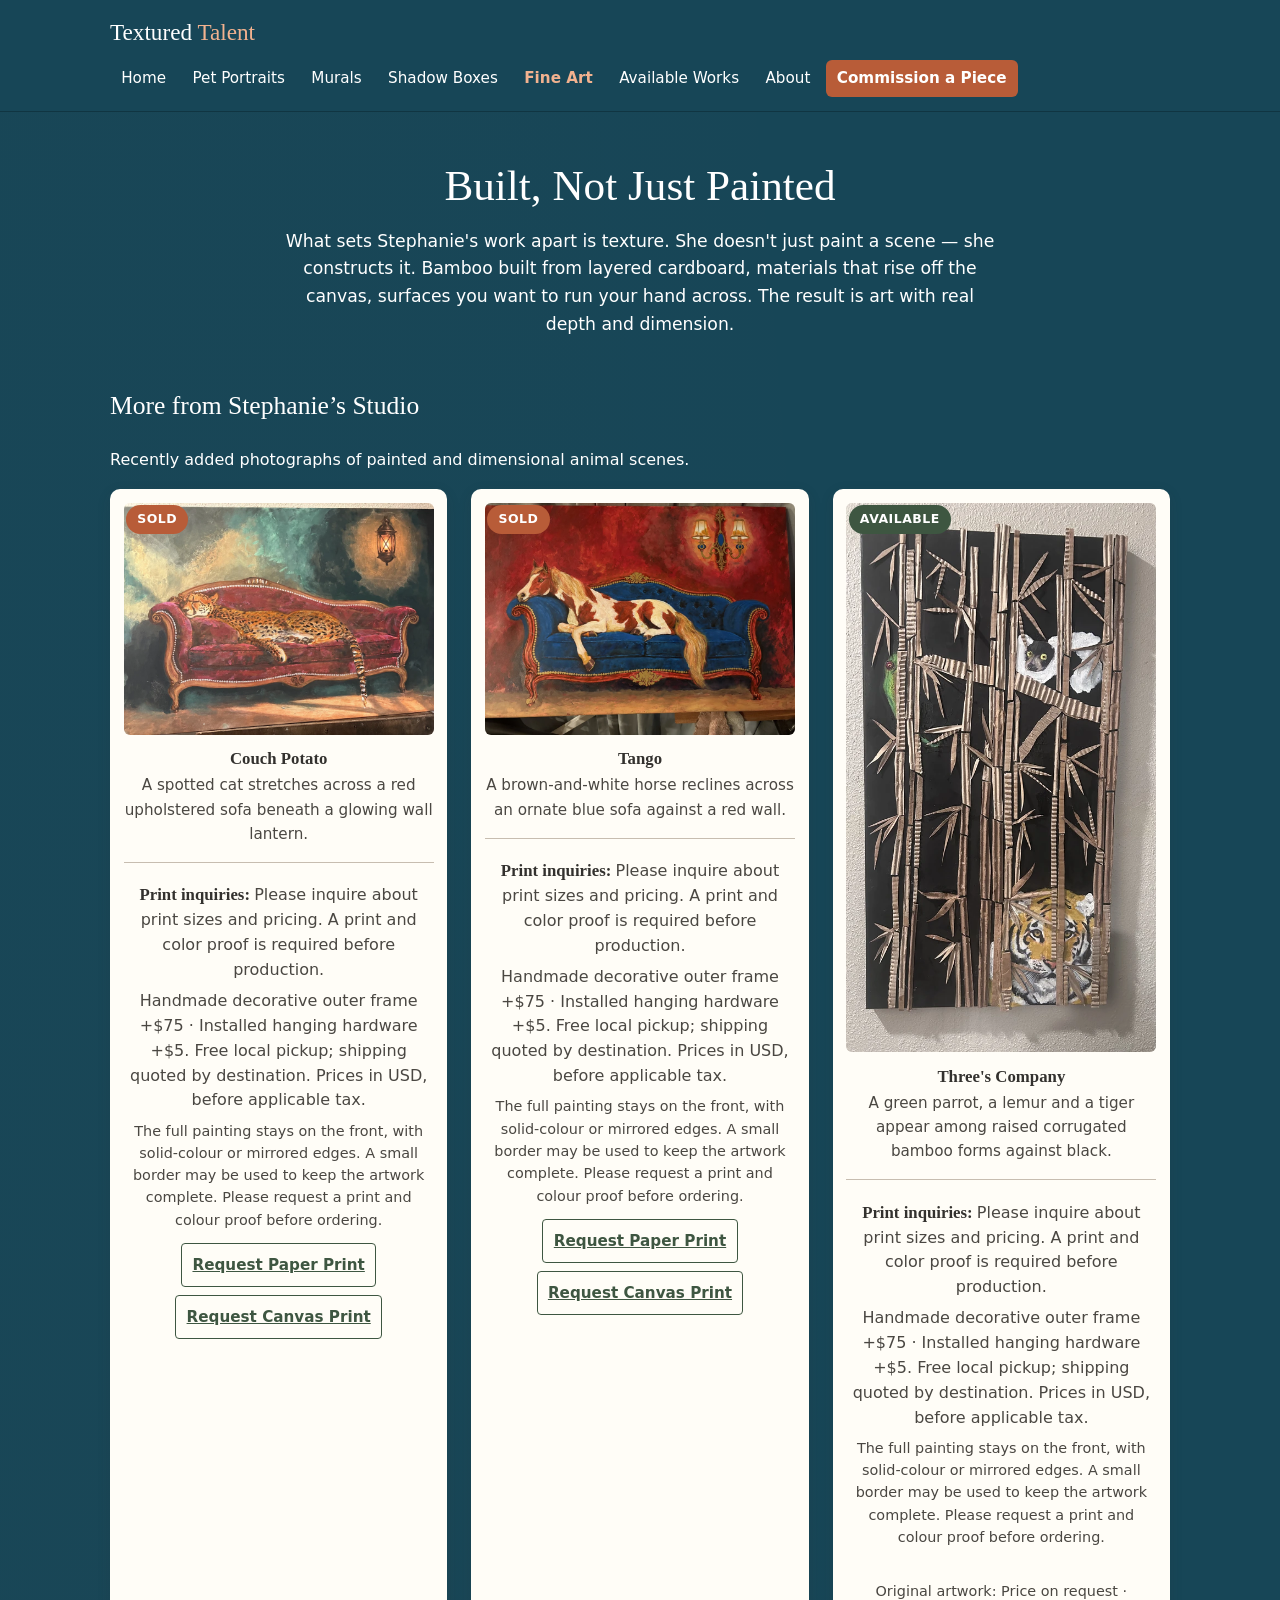
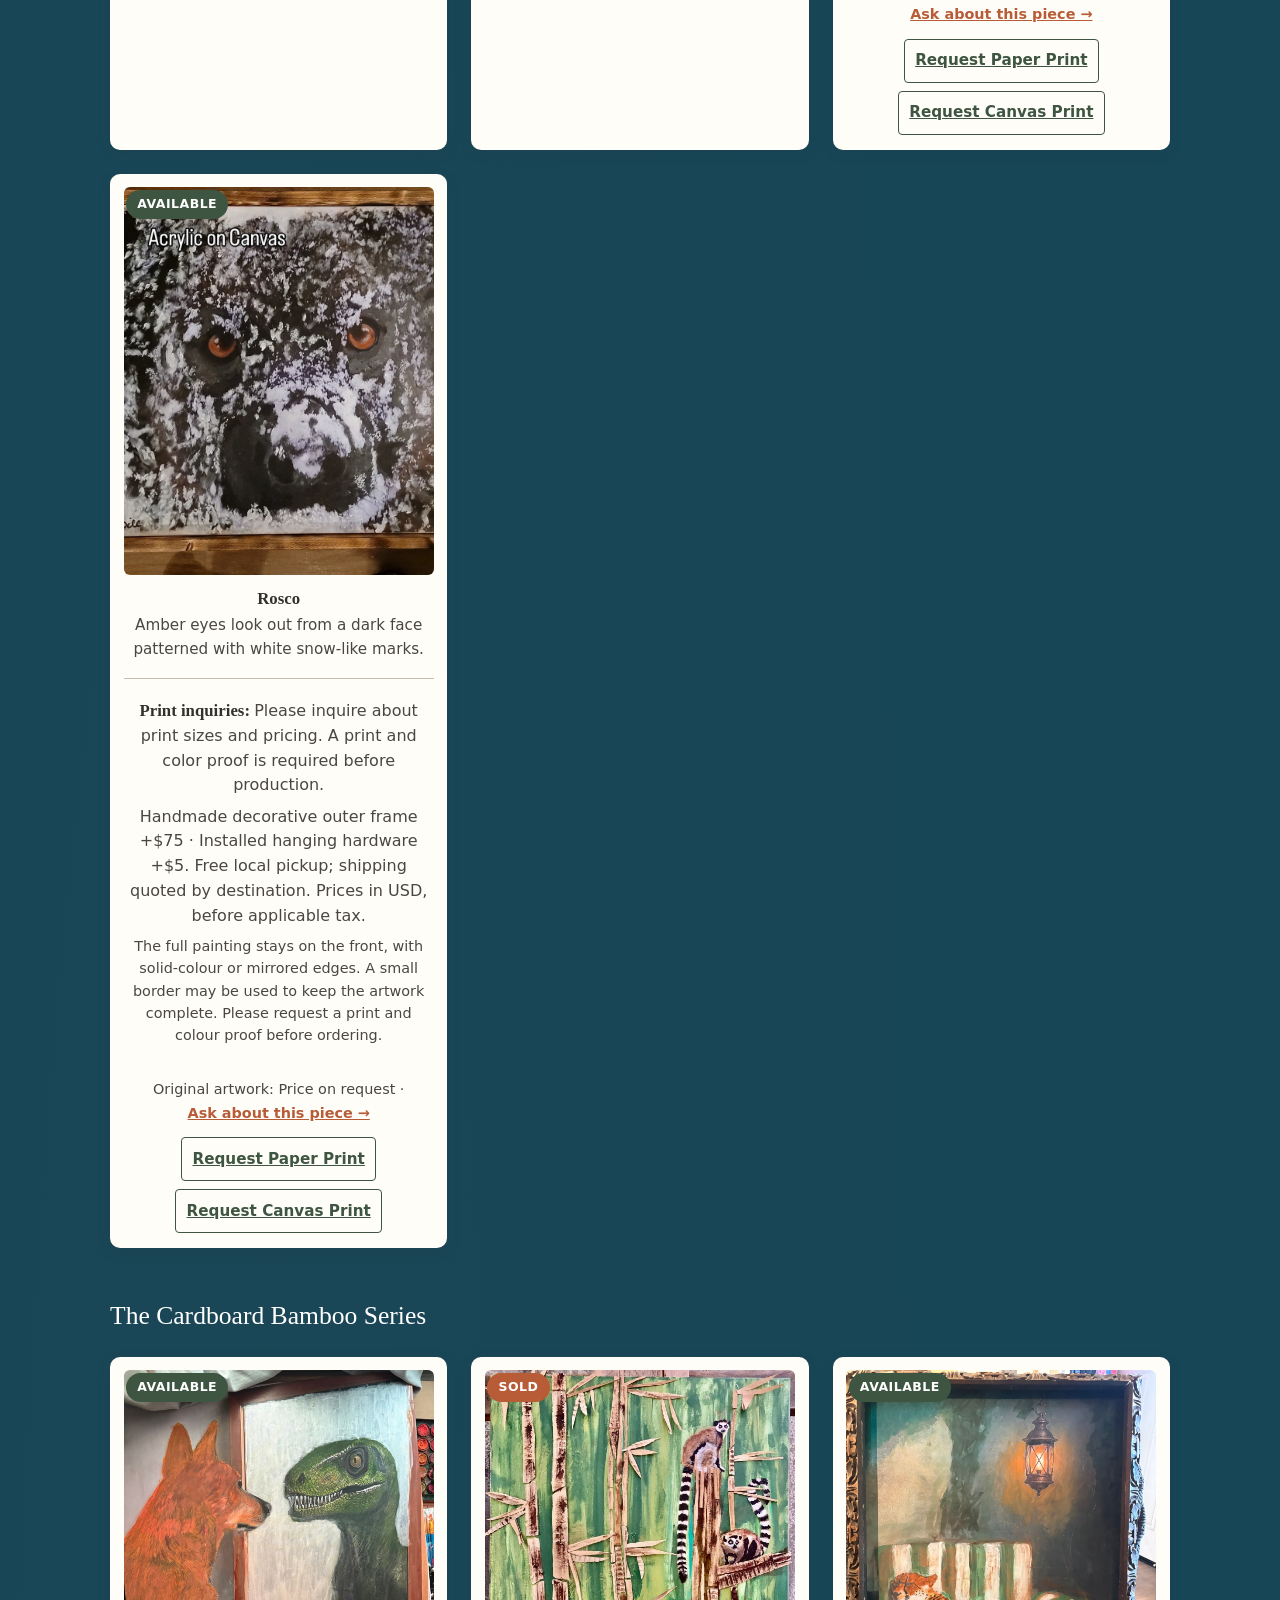
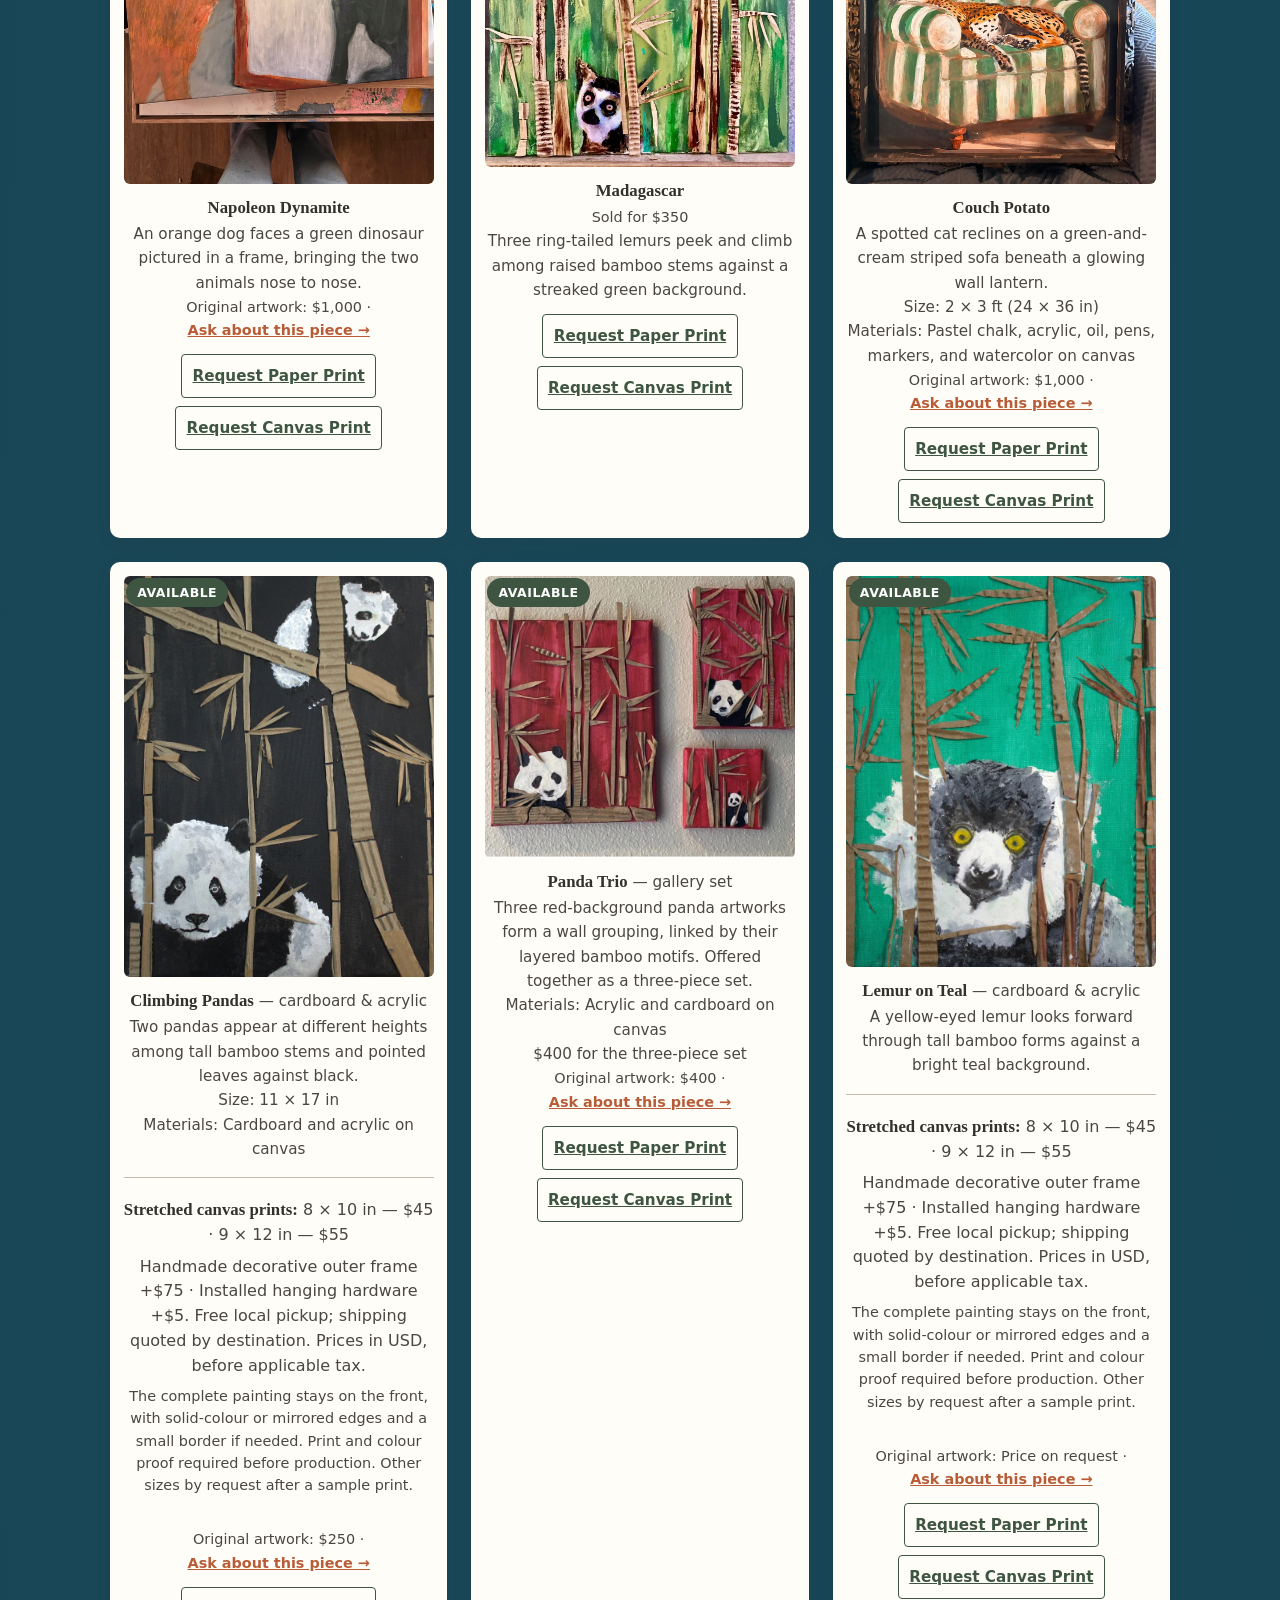
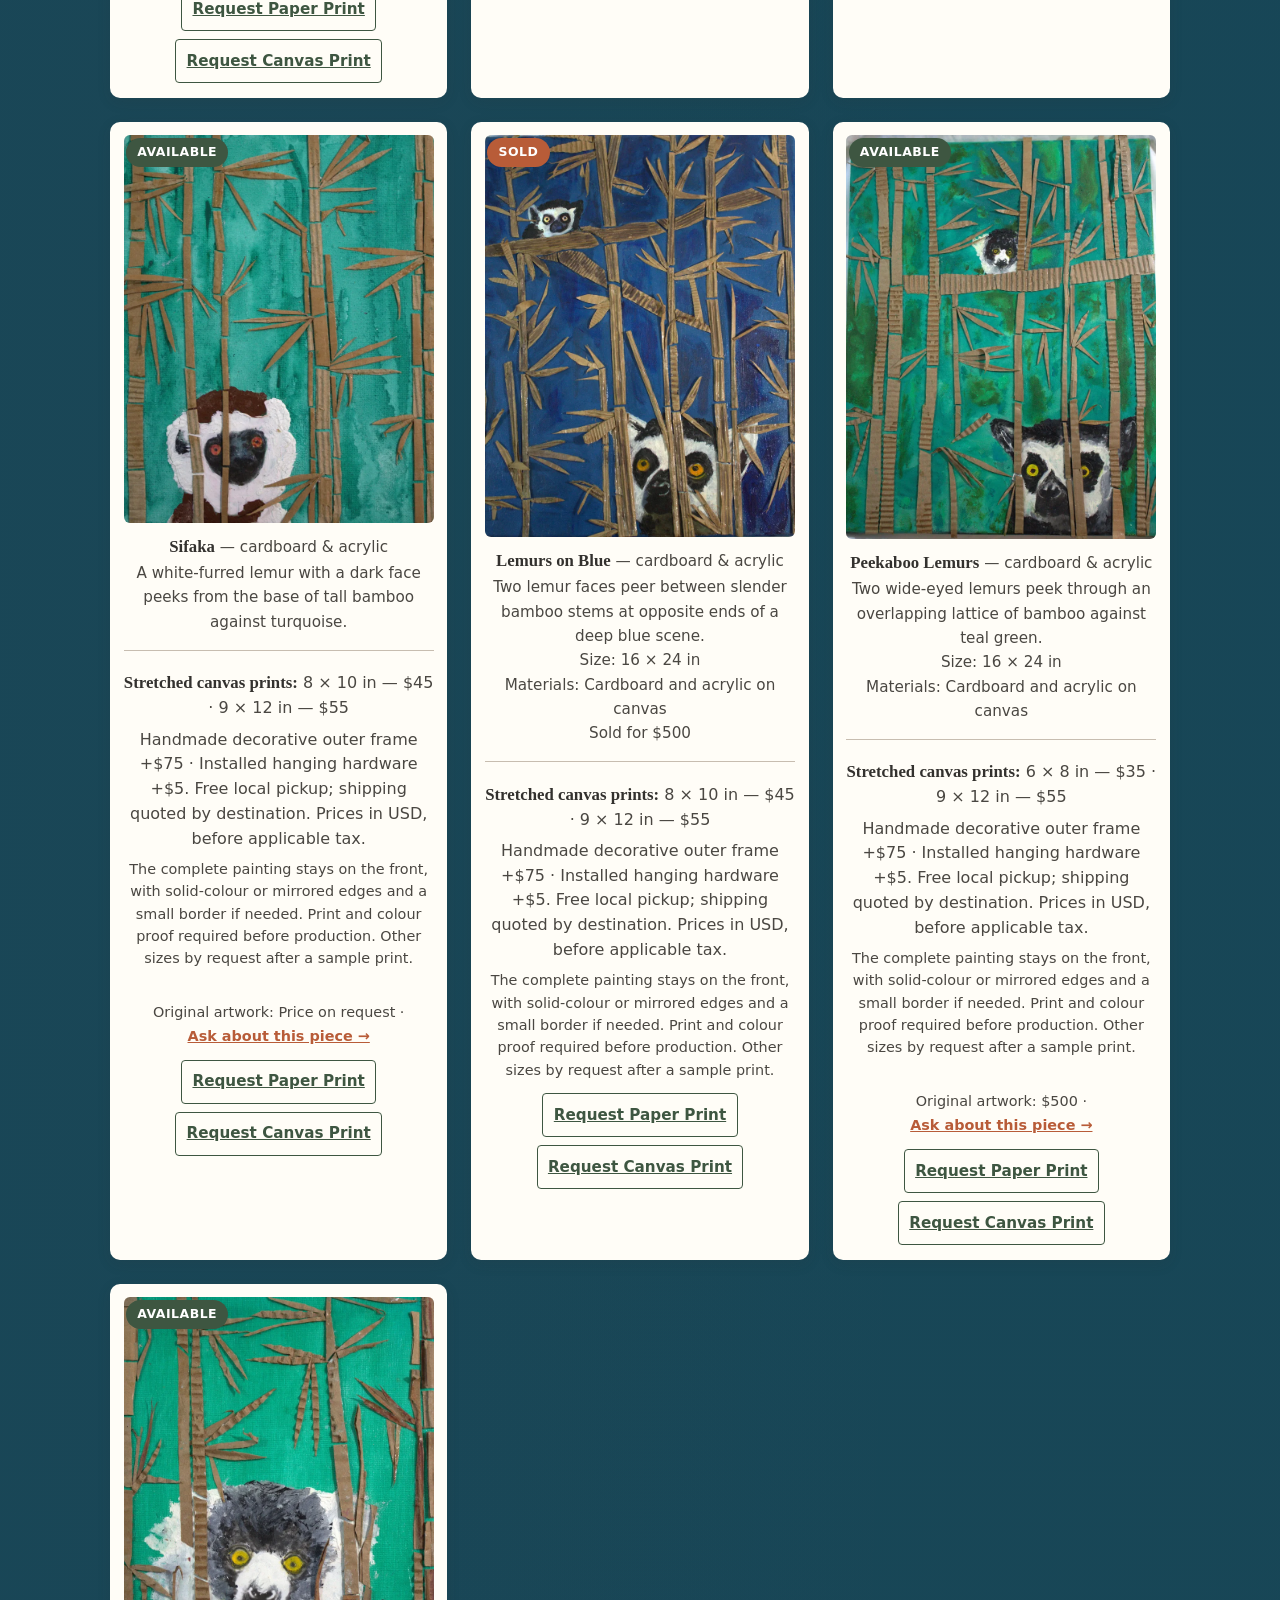
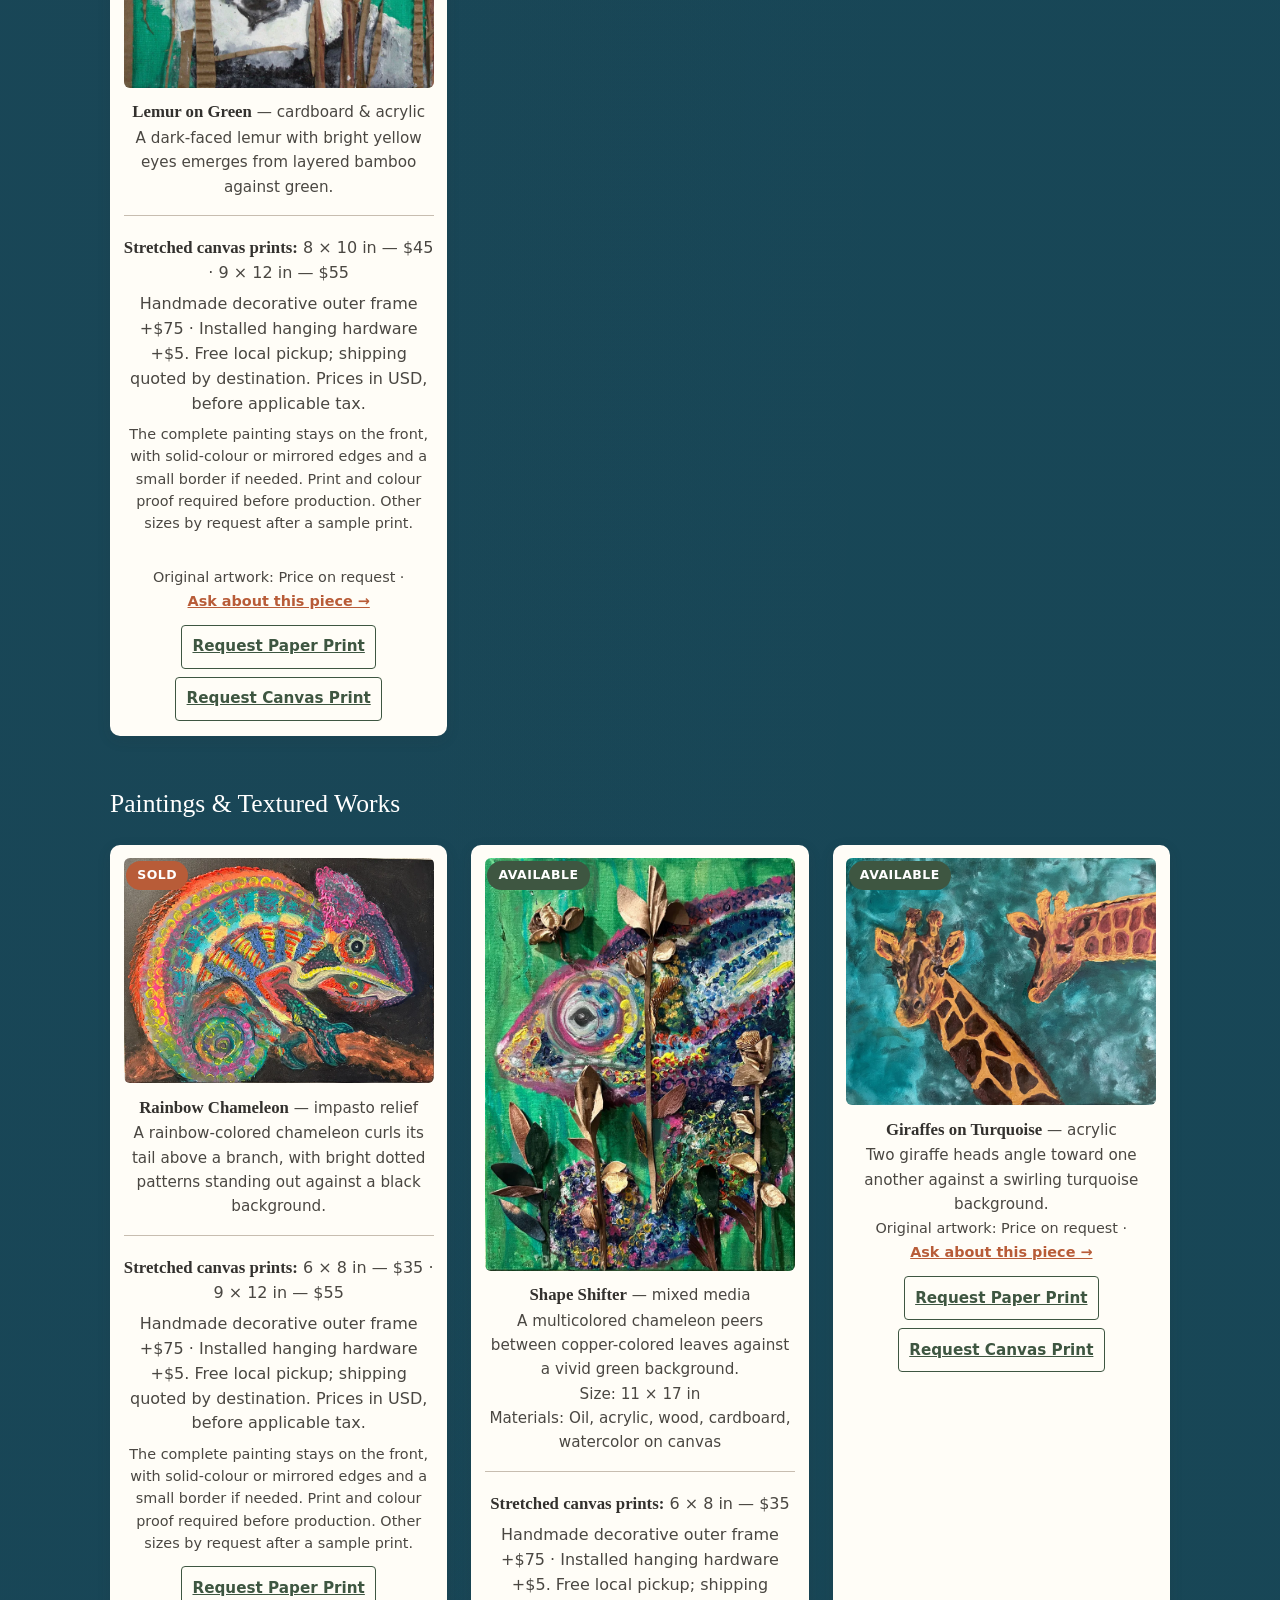
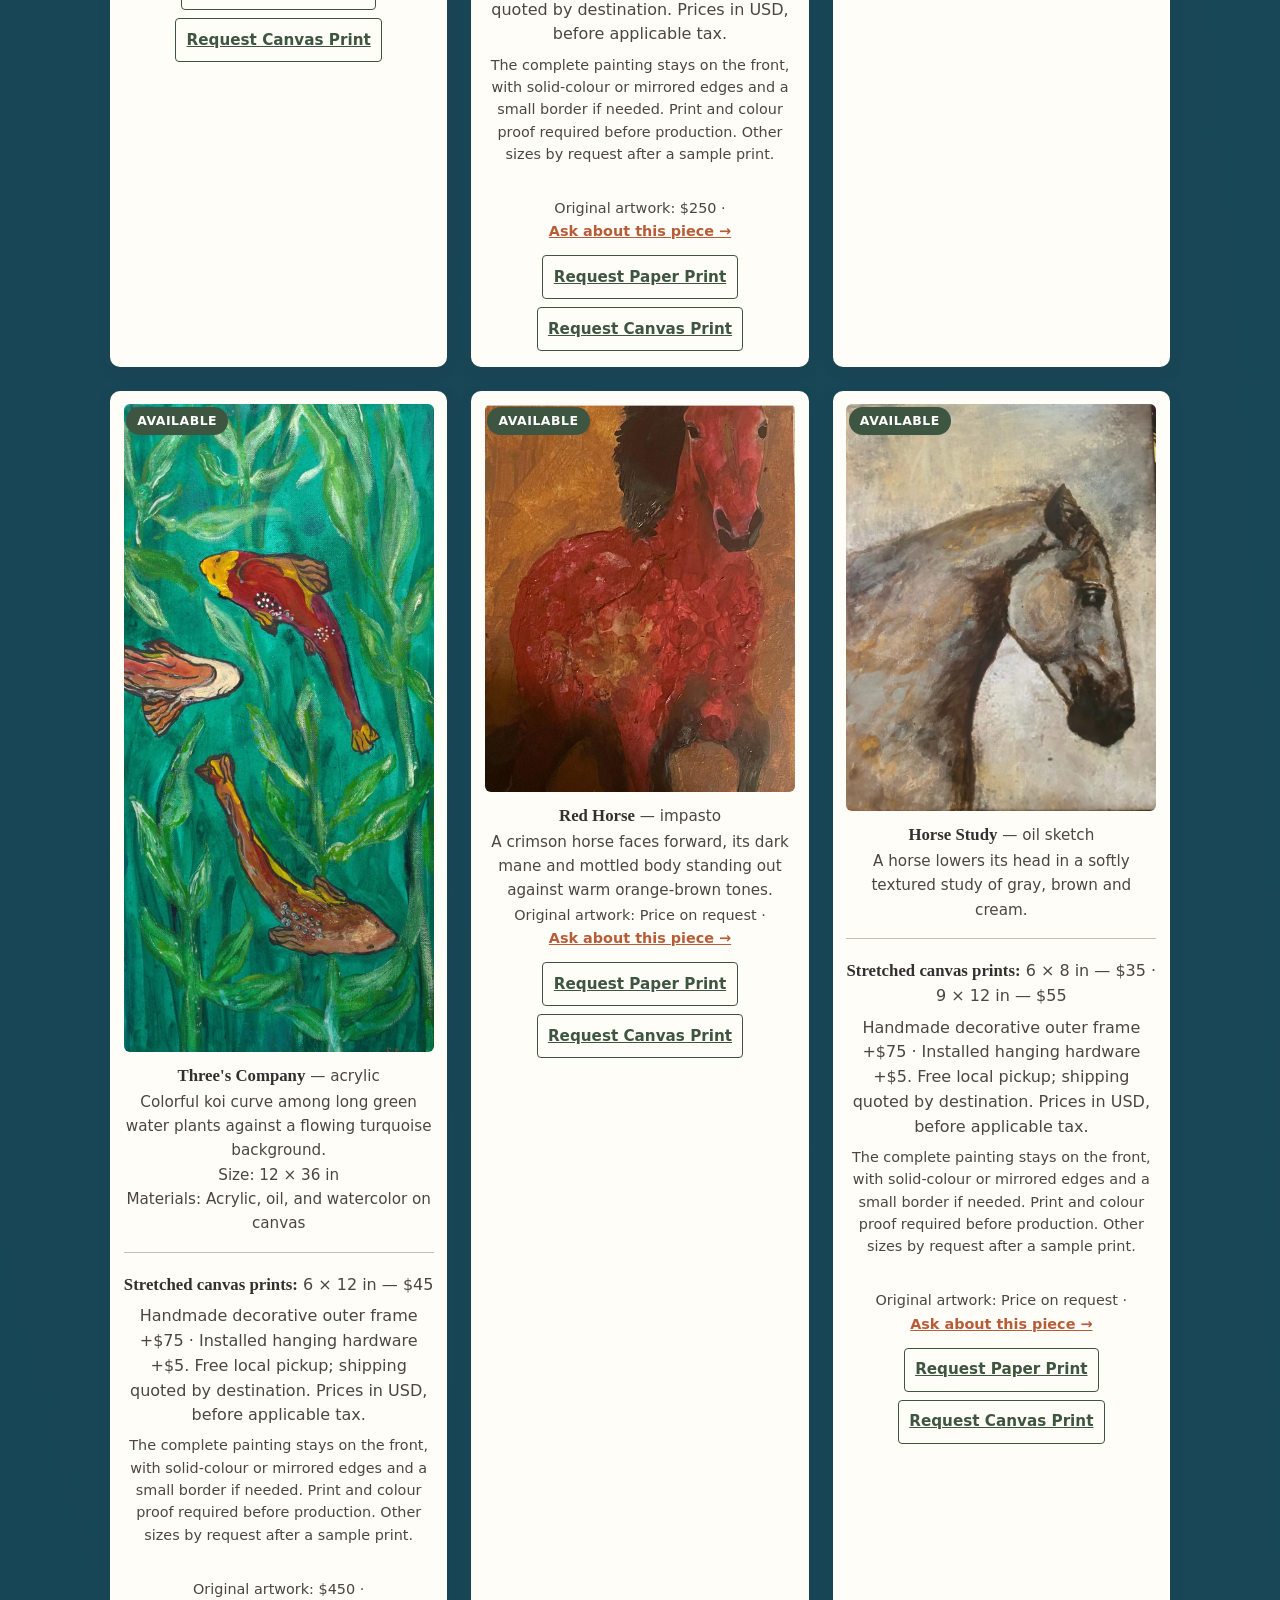
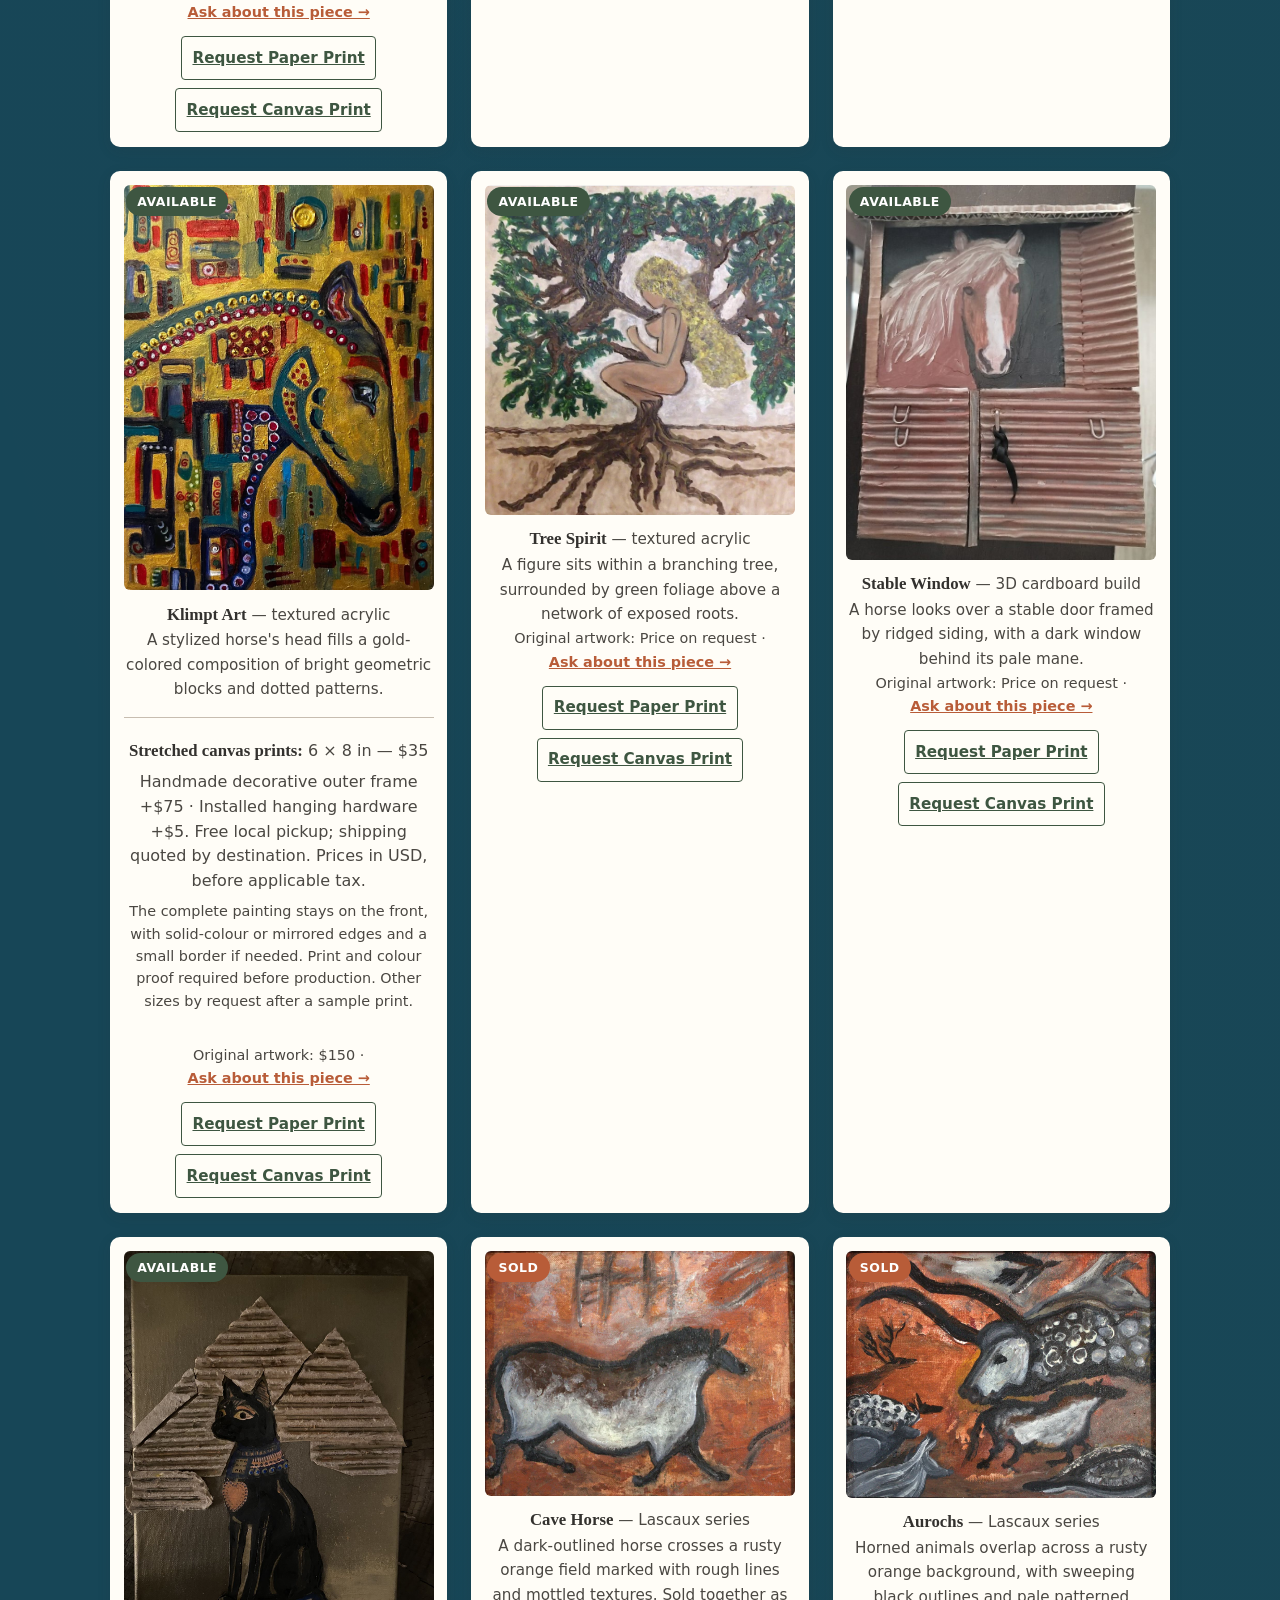
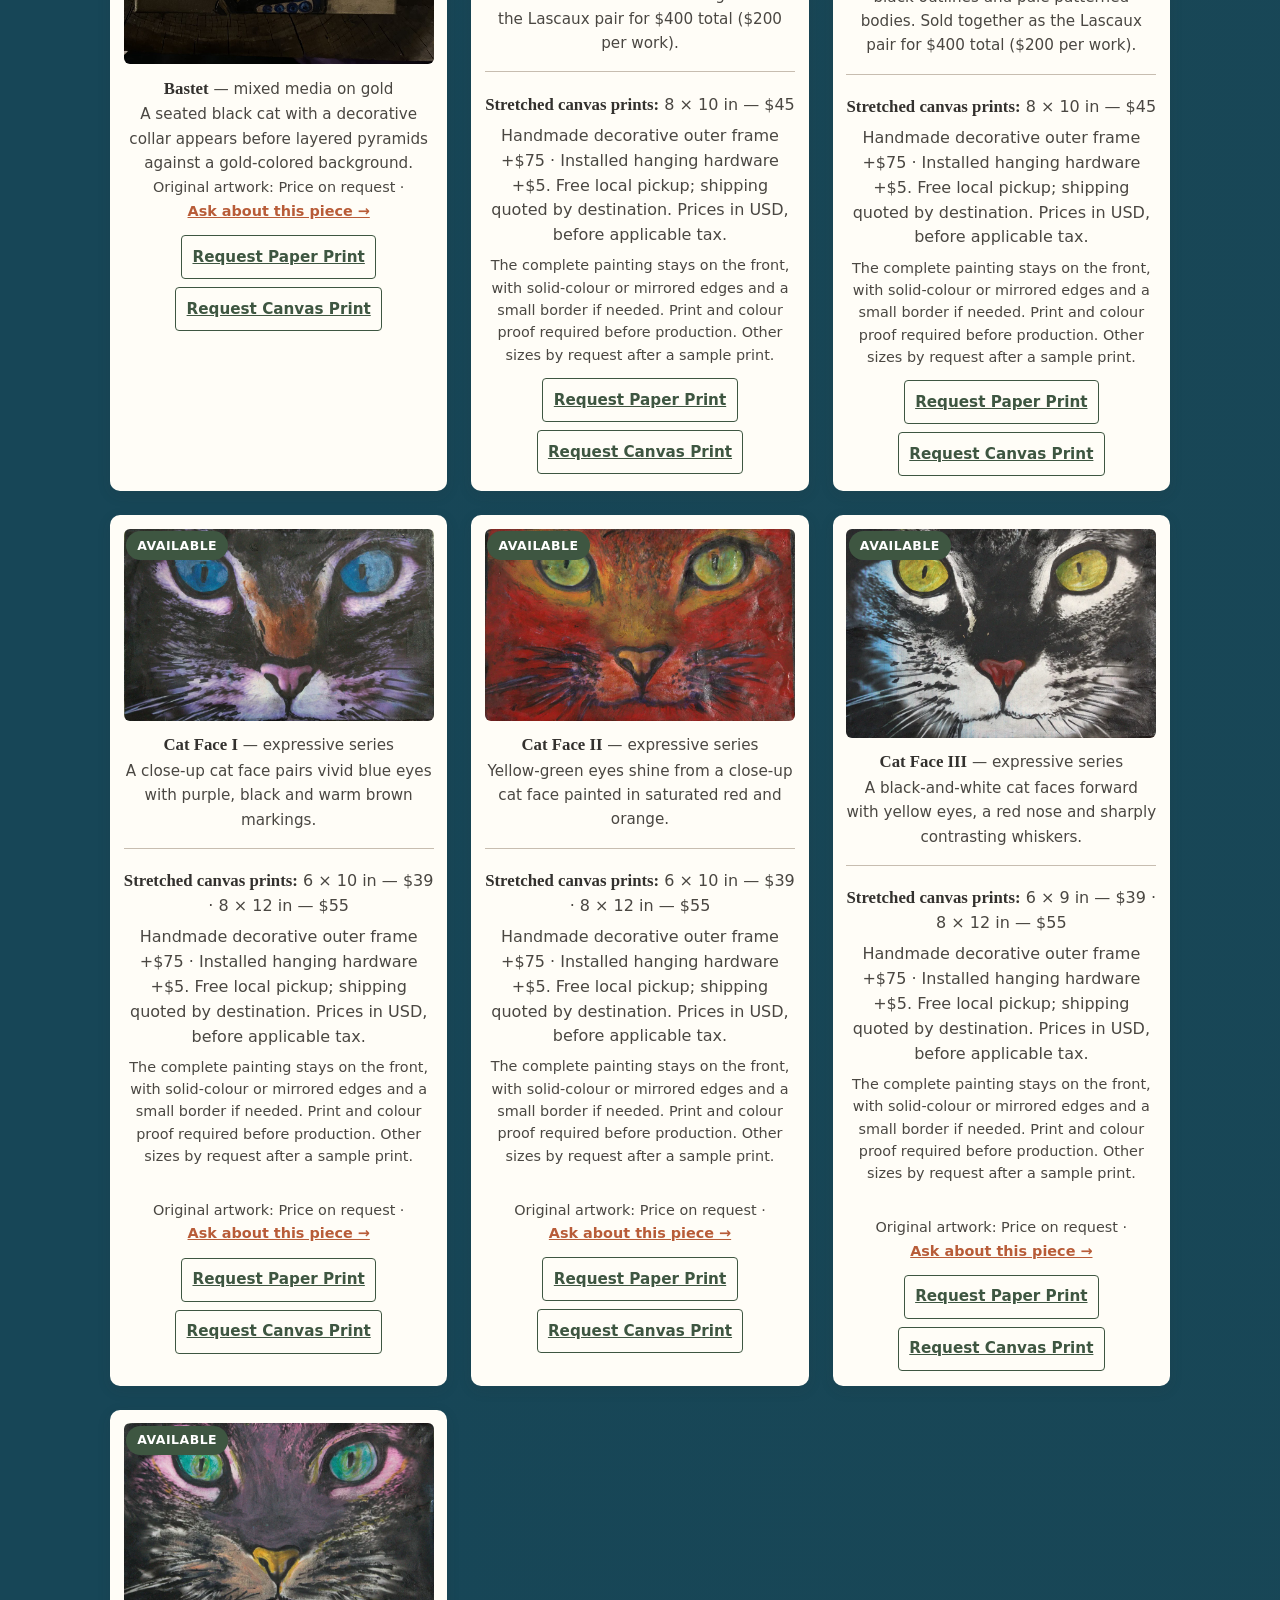
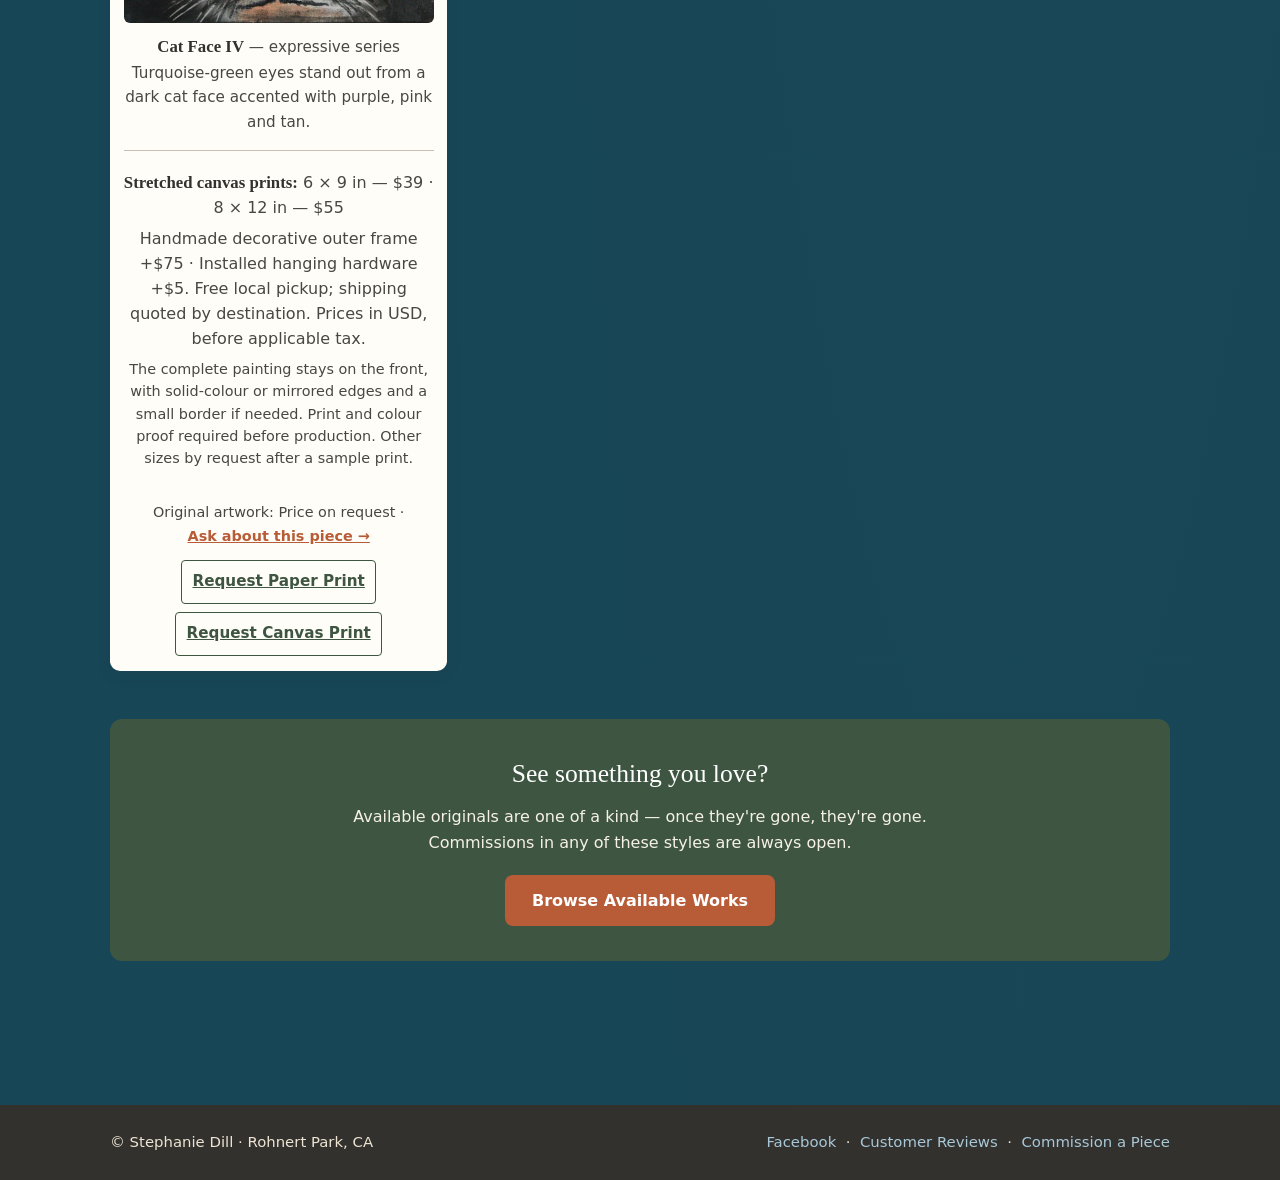
<file: fine-art.html>
﻿<!DOCTYPE html>
<html lang="en">
<head>
  <meta charset="UTF-8">
  <meta name="viewport" content="width=device-width, initial-scale=1.0">
  <title>Mixed-Media Fine Art | Textured Talent by Stephanie Dill</title>
  <meta name="description" content="Original mixed-media art by Rohnert Park artist Stephanie Dill: cardboard-bamboo wildlife, textured paintings, and one-of-a-kind works.">
  <meta name="robots" content="index,follow,max-image-preview:large">
  <meta name="theme-color" content="#174657">
  <link rel="canonical" href="https://texturedtalents.com/fine-art.html">
  <meta property="og:type" content="website">
  <meta property="og:site_name" content="Textured Talent">
  <meta property="og:locale" content="en_US">
  <meta property="og:title" content="Mixed-Media Fine Art | Textured Talent">
  <meta property="og:description" content="Cardboard-bamboo wildlife, textured paintings, and one-of-a-kind art by Stephanie Dill.">
  <meta property="og:url" content="https://texturedtalents.com/fine-art.html">
  <meta property="og:image" content="https://texturedtalents.com/assets/img/mixed/panda-cub-bamboo.jpg">
  <meta property="og:image:alt" content="Panda artwork with layered cardboard bamboo">
  <meta name="twitter:card" content="summary_large_image">
  <link rel="stylesheet" href="assets/css/style.css?v=photo-prints-20261120-2">
</head>
<body>
<a class="skip-link" href="#main-content">Skip to content</a>

<header>
  <div class="header-inner">
    <a class="brand" href="index.html?v=artwork-20261013">Textured <span>Talent</span></a>
    <nav aria-label="Main navigation">
      <a href="index.html?v=artwork-20261013">Home</a>
      <a href="pet-portraits.html?v=artwork-20261013">Pet Portraits</a>
      <a href="murals.html?v=artwork-20261013">Murals</a>
      <a href="shadow-boxes.html?v=artwork-20261013">Shadow Boxes</a>
      <a href="fine-art.html?v=artwork-20261013" class="active">Fine Art</a>
      <a href="available-works.html?v=artwork-20261013">Available Works</a>
      <a href="about.html?v=artwork-20261013">About</a>
      <a href="commission.html?v=artwork-20261013" class="cta">Commission a Piece</a>
    </nav>
  </div>
</header>

<main id="main-content">
  <section class="page-intro">
    <h1>Built, Not Just Painted</h1>
    <p>What sets Stephanie's work apart is texture. She doesn't just paint a scene — she constructs it. Bamboo built from layered cardboard, materials that rise off the canvas, surfaces you want to run your hand across. The result is art with real depth and dimension.</p>
  </section>

  <section id="recent-additions"><h2>More from Stephanie’s Studio</h2><p style="color:var(--on-page-soft);margin-bottom:1rem">Recently added photographs of painted and dimensional animal scenes.</p><section data-print-gallery class="gallery">
<figure class="art-card"><a href="artwork.html?piece=new-work-20261124%2Fspotted-cat-red-sofa.jpg"><img src="assets/img/new-work-20261124/spotted-cat-red-sofa-preview.webp" data-art-file="new-work-20261124/spotted-cat-red-sofa.jpg" alt="A spotted cat stretches across a red upholstered sofa beneath a glowing wall lantern." width="1000" height="750" loading="lazy"></a><figcaption><strong>Couch Potato</strong><br><span class="art-description">A spotted cat stretches across a red upholstered sofa beneath a glowing wall lantern.</span></figcaption></figure>
<figure class="art-card"><a href="artwork.html?piece=new-work-20261124%2Fhorse-blue-sofa.jpg"><img src="assets/img/new-work-20261124/horse-blue-sofa-preview.webp" data-art-file="new-work-20261124/horse-blue-sofa.jpg" alt="A brown-and-white horse reclines across an ornate blue sofa against a red wall." width="1000" height="750" loading="lazy"></a><figcaption><strong>Tango</strong><br><span class="art-description">A brown-and-white horse reclines across an ornate blue sofa against a red wall.</span></figcaption></figure>
<figure class="art-card"><a href="artwork.html?piece=new-work-20261124%2Fwildlife-layered-bamboo.jpg"><img src="assets/img/new-work-20261124/wildlife-layered-bamboo-preview.webp" data-art-file="new-work-20261124/wildlife-layered-bamboo.jpg" alt="A green parrot, a lemur and a tiger appear among raised corrugated bamboo forms against black." width="564" height="1000" loading="lazy"></a><figcaption><strong>Three's Company</strong><br><span class="art-description">A green parrot, a lemur and a tiger appear among raised corrugated bamboo forms against black.</span></figcaption></figure>
<figure class="art-card"><a href="artwork.html?piece=new-work-20261124%2Fsnow-covered-animal.jpg"><img src="assets/img/new-work-20261124/snow-covered-animal-preview.webp" data-art-file="new-work-20261124/snow-covered-animal.jpg" alt="Amber eyes look out from a dark face patterned with white snow-like marks." width="800" height="1000" loading="lazy"></a><figcaption><strong>Rosco</strong><br><span class="art-description">Amber eyes look out from a dark face patterned with white snow-like marks.</span></figcaption></figure>
</section></section>

  <h2>The Cardboard Bamboo Series</h2>
  <section data-print-gallery class="gallery">
<figure class="art-card"><a href="assets/img/mixed/napoleon-dynamite.jpg" target="_blank" rel="noopener"><img src="assets/img/mixed/napoleon-dynamite.jpg" alt="Napoleon Dynamite: an orange dog facing a green dinosaur in a framed scene" loading="lazy"></a><figcaption><strong>Napoleon Dynamite</strong><br><span class="art-description">An orange dog faces a green dinosaur pictured in a frame, bringing the two animals nose to nose.</span></figcaption></figure>
<figure class="art-card"><a href="assets/img/mixed/lemurs-bamboo-green.jpg" target="_blank" rel="noopener"><img src="assets/img/mixed/lemurs-bamboo-green.jpg" alt="Three ring-tailed lemurs among raised bamboo stems on a green painted background" loading="lazy"></a><figcaption><strong>Madagascar</strong><br><span class="price-line">Sold for $350</span><br><span class="art-description">Three ring-tailed lemurs peek and climb among raised bamboo stems against a streaked green background.</span></figcaption></figure>
<figure class="art-card"><a href="assets/img/mixed/couch-potato.jpg" target="_blank" rel="noopener"><img src="assets/img/mixed/couch-potato.jpg" alt="Couch Potato: a cheetah reclining on a green and cream striped couch beneath a lantern" loading="lazy"></a><figcaption><strong>Couch Potato</strong><br><span class="art-description">A spotted cat reclines on a green-and-cream striped sofa beneath a glowing wall lantern.</span><br>Size: 2 × 3 ft (24 × 36 in)<br>Materials: Pastel chalk, acrylic, oil, pens, markers, and watercolor on canvas</figcaption></figure>


    <figure class="art-card">
      <a href="artwork.html?piece=mixed%2Fpanda-pair-climbing.jpg" target="_blank"><img src="assets/img/print-photos-20261120/mixed__panda-pair-climbing-preview.webp" data-art-file="mixed/panda-pair-climbing.jpg" alt="Climbing Pandas — painting" loading="lazy"></a>
      <figcaption><strong>Climbing Pandas</strong> — cardboard &amp; acrylic<br><span class="art-description">Two pandas appear at different heights among tall bamboo stems and pointed leaves against black.</span><br>Size: 11 × 17 in<br>Materials: Cardboard and acrylic on canvas<div class="canvas-sizing"><p><strong>Stretched canvas prints:</strong> 8 × 10 in — $45 · 9 × 12 in — $55</p><p>Handmade decorative outer frame +$75 · Installed hanging hardware +$5. Free local pickup; shipping quoted by destination. Prices in USD, before applicable tax.</p><p class="canvas-finish">The complete painting stays on the front, with solid-colour or mirrored edges and a small border if needed. Print and colour proof required before production. Other sizes by request after a sample print.</p></div></figcaption>
    </figure>






    <figure class="art-card">
      <a href="assets/img/mixed/panda-triptych-wall.jpg" target="_blank"><img src="assets/img/mixed/panda-triptych-wall.jpg" alt="Three red panda canvases hanging as a gallery wall set" loading="lazy"></a>
      <figcaption><strong>Panda Trio</strong> — gallery set<br><span class="art-description">Three red-background panda artworks form a wall grouping, linked by their layered bamboo motifs. Offered together as a three-piece set.</span><br>Materials: Acrylic and cardboard on canvas<br>$400 for the three-piece set</figcaption>
    </figure>
    <figure class="art-card">
      <a href="artwork.html?piece=mixed%2Flemur-teal.jpg" target="_blank"><img src="assets/img/print-photos-20261120/mixed__lemur-teal-preview.webp" data-art-file="mixed/lemur-teal.jpg" alt="Lemur on Teal — painting" loading="lazy"></a>
      <figcaption><strong>Lemur on Teal</strong> — cardboard &amp; acrylic<br><span class="art-description">A yellow-eyed lemur looks forward through tall bamboo forms against a bright teal background.</span><div class="canvas-sizing"><p><strong>Stretched canvas prints:</strong> 8 × 10 in — $45 · 9 × 12 in — $55</p><p>Handmade decorative outer frame +$75 · Installed hanging hardware +$5. Free local pickup; shipping quoted by destination. Prices in USD, before applicable tax.</p><p class="canvas-finish">The complete painting stays on the front, with solid-colour or mirrored edges and a small border if needed. Print and colour proof required before production. Other sizes by request after a sample print.</p></div></figcaption>
    </figure>
    <figure class="art-card">
      <a href="artwork.html?piece=mixed%2Fsifaka-lemur-turquoise.jpg" target="_blank"><img src="assets/img/print-photos-20261120/mixed__sifaka-lemur-turquoise-preview.webp" data-art-file="mixed/sifaka-lemur-turquoise.jpg" alt="Sifaka — painting" loading="lazy"></a>
      <figcaption><strong>Sifaka</strong> — cardboard &amp; acrylic<br><span class="art-description">A white-furred lemur with a dark face peeks from the base of tall bamboo against turquoise.</span><div class="canvas-sizing"><p><strong>Stretched canvas prints:</strong> 8 × 10 in — $45 · 9 × 12 in — $55</p><p>Handmade decorative outer frame +$75 · Installed hanging hardware +$5. Free local pickup; shipping quoted by destination. Prices in USD, before applicable tax.</p><p class="canvas-finish">The complete painting stays on the front, with solid-colour or mirrored edges and a small border if needed. Print and colour proof required before production. Other sizes by request after a sample print.</p></div></figcaption>
    </figure>
    <figure class="art-card">
      <a href="artwork.html?piece=mixed%2Flemur-pair-blue.jpg" target="_blank"><img src="assets/img/print-photos-20261120/mixed__lemur-pair-blue-preview.webp" data-art-file="mixed/lemur-pair-blue.jpg" alt="Lemurs on Blue — painting" loading="lazy"></a>
      <figcaption><strong>Lemurs on Blue</strong> — cardboard &amp; acrylic<br><span class="art-description">Two lemur faces peer between slender bamboo stems at opposite ends of a deep blue scene.</span><br>Size: 16 × 24 in<br>Materials: Cardboard and acrylic on canvas<br>Sold for $500<div class="canvas-sizing"><p><strong>Stretched canvas prints:</strong> 8 × 10 in — $45 · 9 × 12 in — $55</p><p>Handmade decorative outer frame +$75 · Installed hanging hardware +$5. Free local pickup; shipping quoted by destination. Prices in USD, before applicable tax.</p><p class="canvas-finish">The complete painting stays on the front, with solid-colour or mirrored edges and a small border if needed. Print and colour proof required before production. Other sizes by request after a sample print.</p></div></figcaption>
    </figure>
    <figure class="art-card">
      <a href="artwork.html?piece=mixed%2Flemur-faces-teal.jpg" target="_blank"><img src="assets/img/print-photos-20261120/mixed__lemur-faces-teal-preview.webp" data-art-file="mixed/lemur-faces-teal.jpg" alt="Peekaboo Lemurs — painting" loading="lazy"></a>
      <figcaption><strong>Peekaboo Lemurs</strong> — cardboard &amp; acrylic<br><span class="art-description">Two wide-eyed lemurs peek through an overlapping lattice of bamboo against teal green.</span><br>Size: 16 × 24 in<br>Materials: Cardboard and acrylic on canvas<div class="canvas-sizing"><p><strong>Stretched canvas prints:</strong> 6 × 8 in — $35 · 9 × 12 in — $55</p><p>Handmade decorative outer frame +$75 · Installed hanging hardware +$5. Free local pickup; shipping quoted by destination. Prices in USD, before applicable tax.</p><p class="canvas-finish">The complete painting stays on the front, with solid-colour or mirrored edges and a small border if needed. Print and colour proof required before production. Other sizes by request after a sample print.</p></div></figcaption>
    </figure>
    <figure class="art-card">
      <a href="artwork.html?piece=mixed%2Flemur-green.jpg" target="_blank"><img src="assets/img/print-photos-20261120/mixed__lemur-teal-preview.webp" data-art-file="mixed/lemur-green.jpg" alt="Lemur on Green — painting" loading="lazy"></a>
      <figcaption><strong>Lemur on Green</strong> — cardboard &amp; acrylic<br><span class="art-description">A dark-faced lemur with bright yellow eyes emerges from layered bamboo against green.</span><div class="canvas-sizing"><p><strong>Stretched canvas prints:</strong> 8 × 10 in — $45 · 9 × 12 in — $55</p><p>Handmade decorative outer frame +$75 · Installed hanging hardware +$5. Free local pickup; shipping quoted by destination. Prices in USD, before applicable tax.</p><p class="canvas-finish">The complete painting stays on the front, with solid-colour or mirrored edges and a small border if needed. Print and colour proof required before production. Other sizes by request after a sample print.</p></div></figcaption>
    </figure>


  </section>

  <h2>Paintings &amp; Textured Works</h2>
  <section data-print-gallery class="gallery">
    <figure class="art-card">
      <a href="artwork.html?piece=mixed%2Fchameleon-rainbow.jpg" target="_blank"><img src="assets/img/print-photos-20261120/mixed__chameleon-rainbow-preview.webp" data-art-file="mixed/chameleon-rainbow.jpg" alt="Rainbow Chameleon — painting" loading="lazy"></a>
      <figcaption><strong>Rainbow Chameleon</strong> — impasto relief<br><span class="art-description">A rainbow-colored chameleon curls its tail above a branch, with bright dotted patterns standing out against a black background.</span><div class="canvas-sizing"><p><strong>Stretched canvas prints:</strong> 6 × 8 in — $35 · 9 × 12 in — $55</p><p>Handmade decorative outer frame +$75 · Installed hanging hardware +$5. Free local pickup; shipping quoted by destination. Prices in USD, before applicable tax.</p><p class="canvas-finish">The complete painting stays on the front, with solid-colour or mirrored edges and a small border if needed. Print and colour proof required before production. Other sizes by request after a sample print.</p></div></figcaption>
    </figure>
    <figure class="art-card">
      <a href="artwork.html?piece=mixed%2Fchameleon-copper-leaves.jpg" target="_blank"><img src="assets/img/print-photos-20261120/mixed__chameleon-copper-leaves-preview.webp" data-art-file="mixed/chameleon-copper-leaves.jpg" alt="Shape Shifter — painting" loading="lazy"></a>
      <figcaption><strong>Shape Shifter</strong> — mixed media<br><span class="art-description">A multicolored chameleon peers between copper-colored leaves against a vivid green background.</span><br>Size: 11 × 17 in<br>Materials: Oil, acrylic, wood, cardboard, watercolor on canvas<div class="canvas-sizing"><p><strong>Stretched canvas prints:</strong> 6 × 8 in — $35</p><p>Handmade decorative outer frame +$75 · Installed hanging hardware +$5. Free local pickup; shipping quoted by destination. Prices in USD, before applicable tax.</p><p class="canvas-finish">The complete painting stays on the front, with solid-colour or mirrored edges and a small border if needed. Print and colour proof required before production. Other sizes by request after a sample print.</p></div></figcaption>
    </figure>
    <figure class="art-card">
      <a href="assets/img/mixed/giraffes-turquoise.jpg" target="_blank"><img src="assets/img/mixed/giraffes-turquoise.jpg" alt="Two golden giraffes against swirled turquoise background" loading="lazy"></a>
      <figcaption><strong>Giraffes on Turquoise</strong> — acrylic<br><span class="art-description">Two giraffe heads angle toward one another against a swirling turquoise background.</span></figcaption>
    </figure>
    <figure class="art-card">
      <a href="artwork.html?piece=mixed%2Fkoi-fish.jpg" target="_blank"><img src="assets/img/print-photos-20261120/mixed__koi-fish-preview.webp" data-art-file="mixed/koi-fish.jpg" alt="Three&#x27;s Company — painting" loading="lazy"></a>
      <figcaption><strong>Three's Company</strong> — acrylic<br><span class="art-description">Colorful koi curve among long green water plants against a flowing turquoise background.</span><br>Size: 12 × 36 in<br>Materials: Acrylic, oil, and watercolor on canvas<div class="canvas-sizing"><p><strong>Stretched canvas prints:</strong> 6 × 12 in — $45</p><p>Handmade decorative outer frame +$75 · Installed hanging hardware +$5. Free local pickup; shipping quoted by destination. Prices in USD, before applicable tax.</p><p class="canvas-finish">The complete painting stays on the front, with solid-colour or mirrored edges and a small border if needed. Print and colour proof required before production. Other sizes by request after a sample print.</p></div></figcaption>
    </figure>
    <figure class="art-card">
      <a href="assets/img/mixed/red-horse-painting.jpg" target="_blank"><img src="assets/img/mixed/red-horse-painting.jpg" alt="Crimson horse with black mane on burnt orange, heavy texture" loading="lazy"></a>
      <figcaption><strong>Red Horse</strong> — impasto<br><span class="art-description">A crimson horse faces forward, its dark mane and mottled body standing out against warm orange-brown tones.</span></figcaption>
    </figure>
    <figure class="art-card">
      <a href="artwork.html?piece=mixed%2Fhorse-study-painting.jpg" target="_blank"><img src="assets/img/print-photos-20261120/mixed__horse-study-painting-preview.webp" data-art-file="mixed/horse-study-painting.jpg" alt="Horse Study — painting" loading="lazy"></a>
      <figcaption><strong>Horse Study</strong> — oil sketch<br><span class="art-description">A horse lowers its head in a softly textured study of gray, brown and cream.</span><div class="canvas-sizing"><p><strong>Stretched canvas prints:</strong> 6 × 8 in — $35 · 9 × 12 in — $55</p><p>Handmade decorative outer frame +$75 · Installed hanging hardware +$5. Free local pickup; shipping quoted by destination. Prices in USD, before applicable tax.</p><p class="canvas-finish">The complete painting stays on the front, with solid-colour or mirrored edges and a small border if needed. Print and colour proof required before production. Other sizes by request after a sample print.</p></div></figcaption>
    </figure>
    <figure class="art-card">
      <a href="artwork.html?piece=mixed%2Fgold-horse-abstract.jpg" target="_blank"><img src="assets/img/print-photos-20261120/mixed__gold-horse-abstract-preview.webp" data-art-file="mixed/gold-horse-abstract.jpg" alt="Klimpt Art — painting" loading="lazy"></a>
      <figcaption><strong>Klimpt Art</strong> — textured acrylic<br><span class="art-description">A stylized horse's head fills a gold-colored composition of bright geometric blocks and dotted patterns.</span><div class="canvas-sizing"><p><strong>Stretched canvas prints:</strong> 6 × 8 in — $35</p><p>Handmade decorative outer frame +$75 · Installed hanging hardware +$5. Free local pickup; shipping quoted by destination. Prices in USD, before applicable tax.</p><p class="canvas-finish">The complete painting stays on the front, with solid-colour or mirrored edges and a small border if needed. Print and colour proof required before production. Other sizes by request after a sample print.</p></div></figcaption>
    </figure>
    <figure class="art-card">
      <a href="assets/img/mixed/tree-spirit-painting.jpg" target="_blank"><img src="assets/img/mixed/tree-spirit-painting.jpg" alt="Figure seated in a tree with exposed roots and textured green canopy" loading="lazy"></a>
      <figcaption><strong>Tree Spirit</strong> — textured acrylic<br><span class="art-description">A figure sits within a branching tree, surrounded by green foliage above a network of exposed roots.</span></figcaption>
    </figure>
    <figure class="art-card">
      <a href="assets/img/mixed/horse-stable-cardboard.jpg" target="_blank"><img src="assets/img/mixed/horse-stable-cardboard.jpg" alt="Horse looking out a stable window framed in cardboard barn siding" loading="lazy"></a>
      <figcaption><strong>Stable Window</strong> — 3D cardboard build<br><span class="art-description">A horse looks over a stable door framed by ridged siding, with a dark window behind its pale mane.</span></figcaption>
    </figure>
    <figure class="art-card">
      <a href="assets/img/mixed/bastet-cat-gold.jpg" target="_blank"><img src="assets/img/mixed/bastet-cat-gold.jpg" alt="Egyptian style black cat with jeweled collar and cardboard pyramids on gold" loading="lazy"></a>
      <figcaption><strong>Bastet</strong> — mixed media on gold<br><span class="art-description">A seated black cat with a decorative collar appears before layered pyramids against a gold-colored background.</span></figcaption>
    </figure>
    <figure class="art-card">
      <a href="artwork.html?piece=mixed%2Fcave-horse-framed.jpg" target="_blank"><img src="assets/img/print-photos-20261120/mixed__cave-horse-framed-preview.webp" data-art-file="mixed/cave-horse-framed.jpg" alt="Cave Horse — painting" loading="lazy"></a>
      <figcaption><strong>Cave Horse</strong> — Lascaux series<br><span class="art-description">A dark-outlined horse crosses a rusty orange field marked with rough lines and mottled textures. Sold together as the Lascaux pair for $400 total ($200 per work).</span><div class="canvas-sizing"><p><strong>Stretched canvas prints:</strong> 8 × 10 in — $45</p><p>Handmade decorative outer frame +$75 · Installed hanging hardware +$5. Free local pickup; shipping quoted by destination. Prices in USD, before applicable tax.</p><p class="canvas-finish">The complete painting stays on the front, with solid-colour or mirrored edges and a small border if needed. Print and colour proof required before production. Other sizes by request after a sample print.</p></div></figcaption>
    </figure>
    <figure class="art-card">
      <a href="artwork.html?piece=mixed%2Fcave-aurochs-framed.jpg" target="_blank"><img src="assets/img/print-photos-20261120/mixed__cave-aurochs-framed-preview.webp" data-art-file="mixed/cave-aurochs-framed.jpg" alt="Aurochs — painting" loading="lazy"></a>
      <figcaption><strong>Aurochs</strong> — Lascaux series<br><span class="art-description">Horned animals overlap across a rusty orange background, with sweeping black outlines and pale patterned bodies. Sold together as the Lascaux pair for $400 total ($200 per work).</span><div class="canvas-sizing"><p><strong>Stretched canvas prints:</strong> 8 × 10 in — $45</p><p>Handmade decorative outer frame +$75 · Installed hanging hardware +$5. Free local pickup; shipping quoted by destination. Prices in USD, before applicable tax.</p><p class="canvas-finish">The complete painting stays on the front, with solid-colour or mirrored edges and a small border if needed. Print and colour proof required before production. Other sizes by request after a sample print.</p></div></figcaption>
    </figure>
    <figure class="art-card">
      <a href="artwork.html?piece=mixed%2Fcat-face-purple.jpg" target="_blank"><img src="assets/img/print-photos-20261120/mixed__cat-face-purple-preview.webp" data-art-file="mixed/cat-face-purple.jpg" alt="Cat Face I — painting" loading="lazy"></a>
      <figcaption><strong>Cat Face I</strong> — expressive series<br><span class="art-description">A close-up cat face pairs vivid blue eyes with purple, black and warm brown markings.</span><div class="canvas-sizing"><p><strong>Stretched canvas prints:</strong> 6 × 10 in — $39 · 8 × 12 in — $55</p><p>Handmade decorative outer frame +$75 · Installed hanging hardware +$5. Free local pickup; shipping quoted by destination. Prices in USD, before applicable tax.</p><p class="canvas-finish">The complete painting stays on the front, with solid-colour or mirrored edges and a small border if needed. Print and colour proof required before production. Other sizes by request after a sample print.</p></div></figcaption>
    </figure>
    <figure class="art-card">
      <a href="artwork.html?piece=mixed%2Fcat-face-red.jpg" target="_blank"><img src="assets/img/print-photos-20261120/mixed__cat-face-red-preview.webp" data-art-file="mixed/cat-face-red.jpg" alt="Cat Face II — painting" loading="lazy"></a>
      <figcaption><strong>Cat Face II</strong> — expressive series<br><span class="art-description">Yellow-green eyes shine from a close-up cat face painted in saturated red and orange.</span><div class="canvas-sizing"><p><strong>Stretched canvas prints:</strong> 6 × 10 in — $39 · 8 × 12 in — $55</p><p>Handmade decorative outer frame +$75 · Installed hanging hardware +$5. Free local pickup; shipping quoted by destination. Prices in USD, before applicable tax.</p><p class="canvas-finish">The complete painting stays on the front, with solid-colour or mirrored edges and a small border if needed. Print and colour proof required before production. Other sizes by request after a sample print.</p></div></figcaption>
    </figure>
    <figure class="art-card">
      <a href="artwork.html?piece=mixed%2Fcat-face-blue.jpg" target="_blank"><img src="assets/img/print-photos-20261120/mixed__cat-face-blue-preview.webp" data-art-file="mixed/cat-face-blue.jpg" alt="Cat Face III — painting" loading="lazy"></a>
      <figcaption><strong>Cat Face III</strong> — expressive series<br><span class="art-description">A black-and-white cat faces forward with yellow eyes, a red nose and sharply contrasting whiskers.</span><div class="canvas-sizing"><p><strong>Stretched canvas prints:</strong> 6 × 9 in — $39 · 8 × 12 in — $55</p><p>Handmade decorative outer frame +$75 · Installed hanging hardware +$5. Free local pickup; shipping quoted by destination. Prices in USD, before applicable tax.</p><p class="canvas-finish">The complete painting stays on the front, with solid-colour or mirrored edges and a small border if needed. Print and colour proof required before production. Other sizes by request after a sample print.</p></div></figcaption>
    </figure>
    <figure class="art-card">
      <a href="artwork.html?piece=mixed%2Fcat-face-teal-eyes.jpg" target="_blank"><img src="assets/img/print-photos-20261120/mixed__cat-face-teal-eyes-preview.webp" data-art-file="mixed/cat-face-teal-eyes.jpg" alt="Cat Face IV — painting" loading="lazy"></a>
      <figcaption><strong>Cat Face IV</strong> — expressive series<br><span class="art-description">Turquoise-green eyes stand out from a dark cat face accented with purple, pink and tan.</span><div class="canvas-sizing"><p><strong>Stretched canvas prints:</strong> 6 × 9 in — $39 · 8 × 12 in — $55</p><p>Handmade decorative outer frame +$75 · Installed hanging hardware +$5. Free local pickup; shipping quoted by destination. Prices in USD, before applicable tax.</p><p class="canvas-finish">The complete painting stays on the front, with solid-colour or mirrored edges and a small border if needed. Print and colour proof required before production. Other sizes by request after a sample print.</p></div></figcaption>
    </figure>
  </section>

  <section class="band">
    <h2>See something you love?</h2>
    <p>Available originals are one of a kind — once they're gone, they're gone. Commissions in any of these styles are always open.</p>
    <a class="btn" href="available-works.html?v=artwork-20261013">Browse Available Works</a>
  </section>
</main>

<footer>
  <div class="footer-inner">
    <span>© Stephanie Dill · Rohnert Park, CA</span>
    <span>
      <a href="https://www.facebook.com/stephanie.dill.2025" target="_blank" rel="noopener">Facebook</a>
      &nbsp;·&nbsp;
      <a href="index.html#reviews">Customer Reviews</a> &nbsp;·&nbsp; <a href="commission.html?v=artwork-20261013">Commission a Piece</a>
    </span>
  </div>
</footer>

<script src="assets/js/photo-updates.js?v=20261124-confirmed"></script>
<script src="assets/js/photo-presentation.js?v=20261124-confirmed"></script>
<script src="assets/js/art-data.js?v=20261124-confirmed"></script>
</body>
</html>
</file>
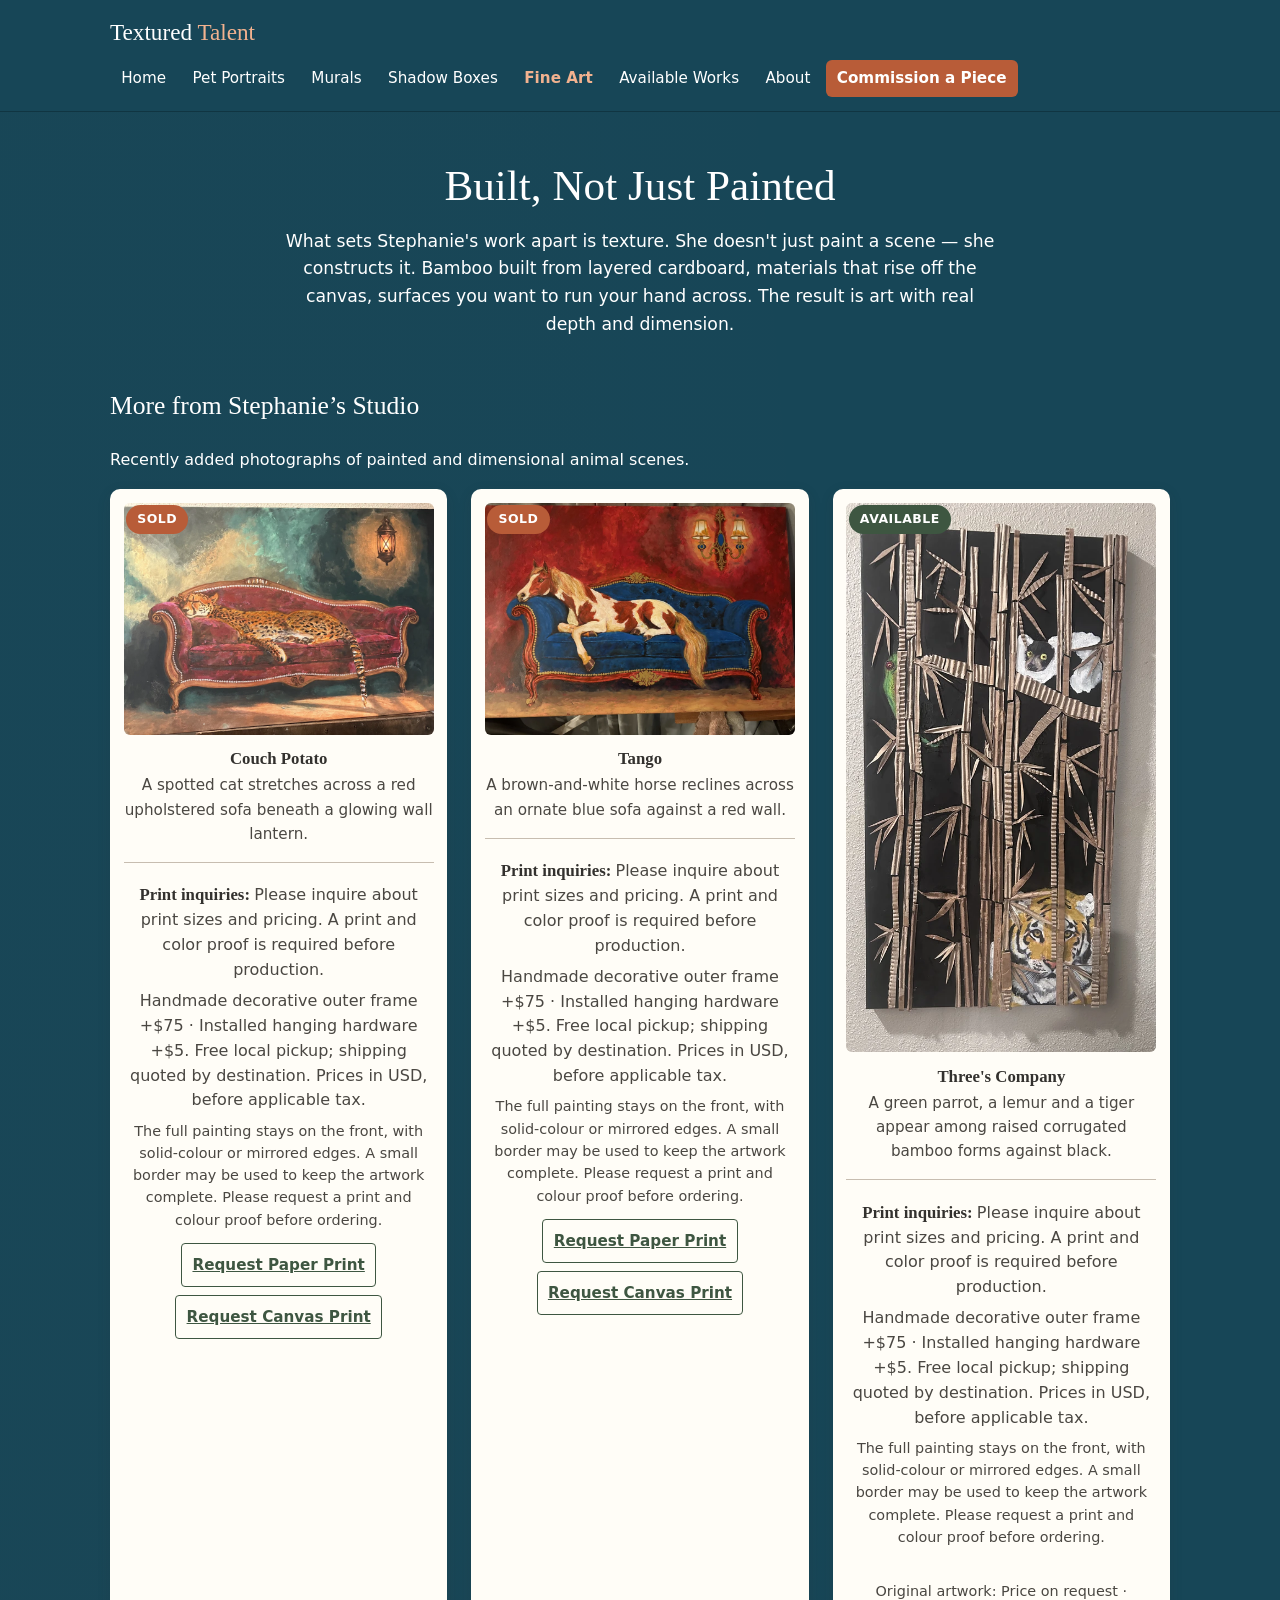
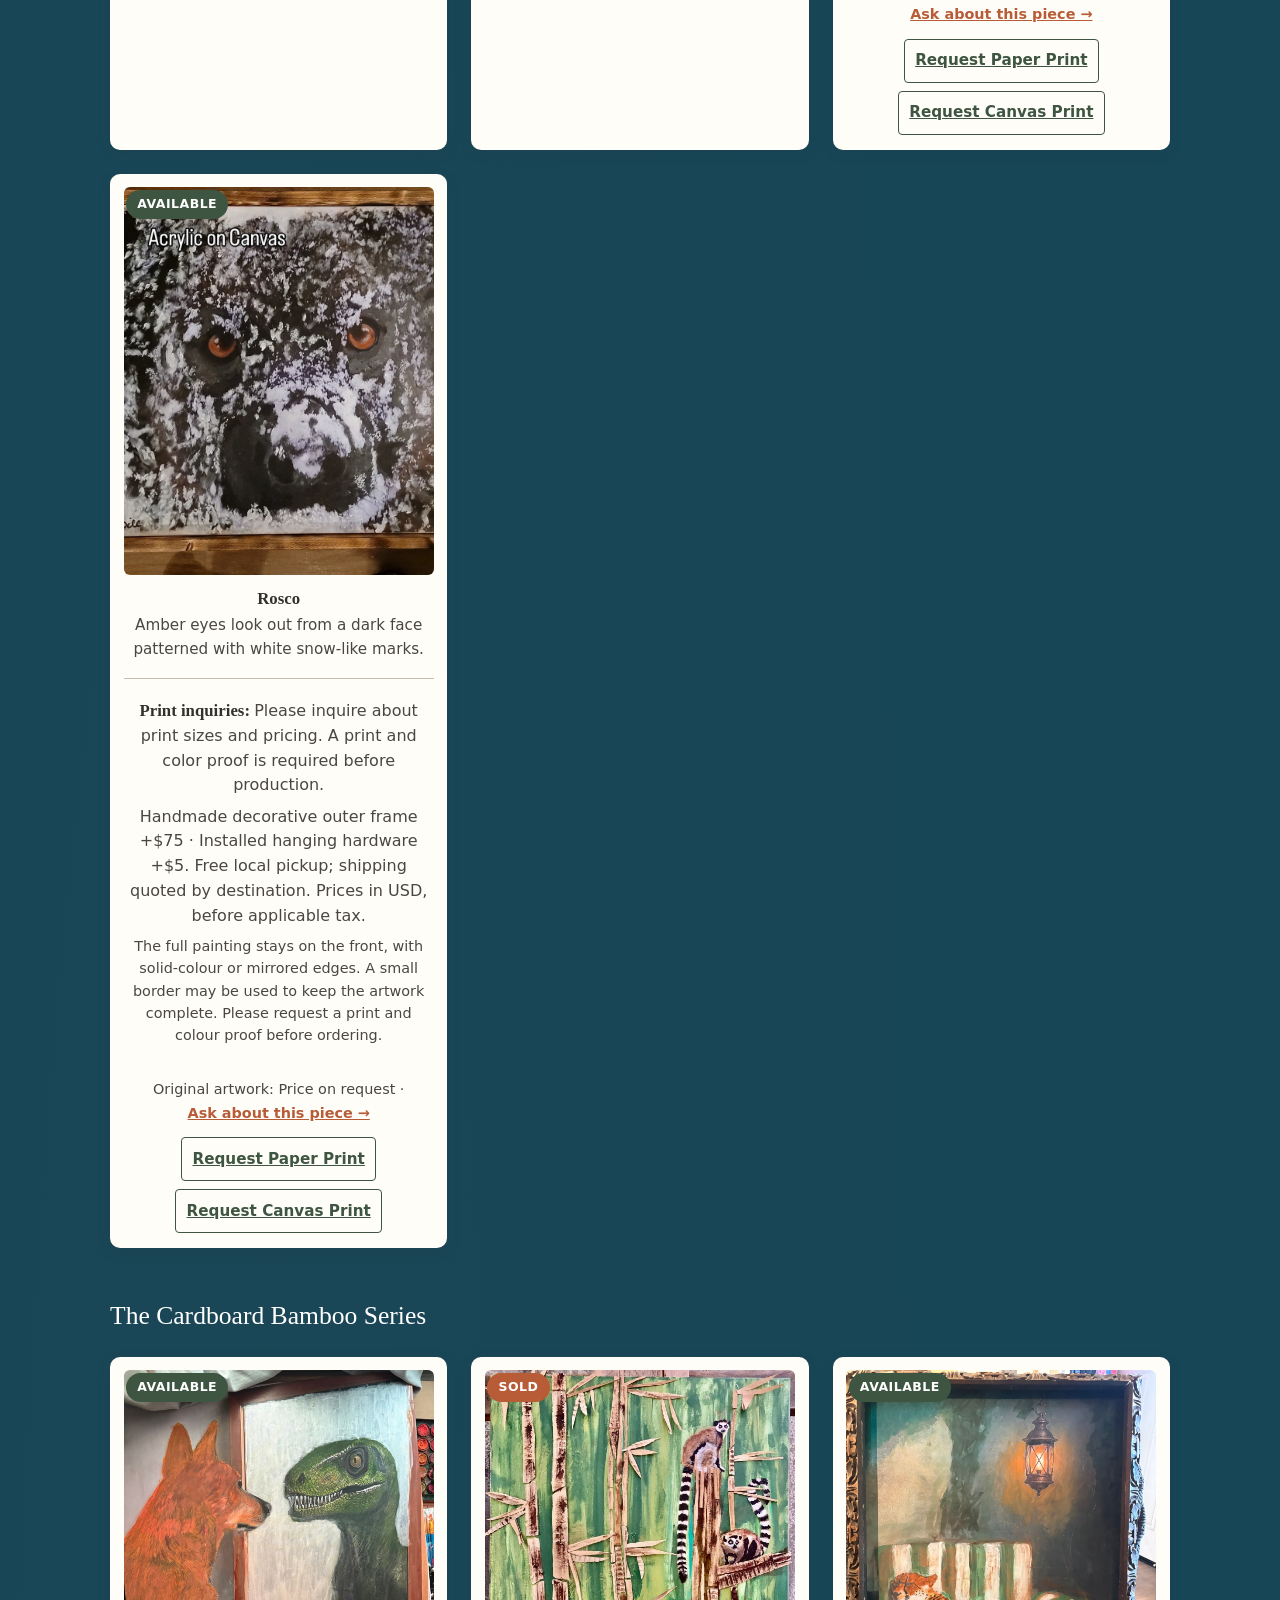
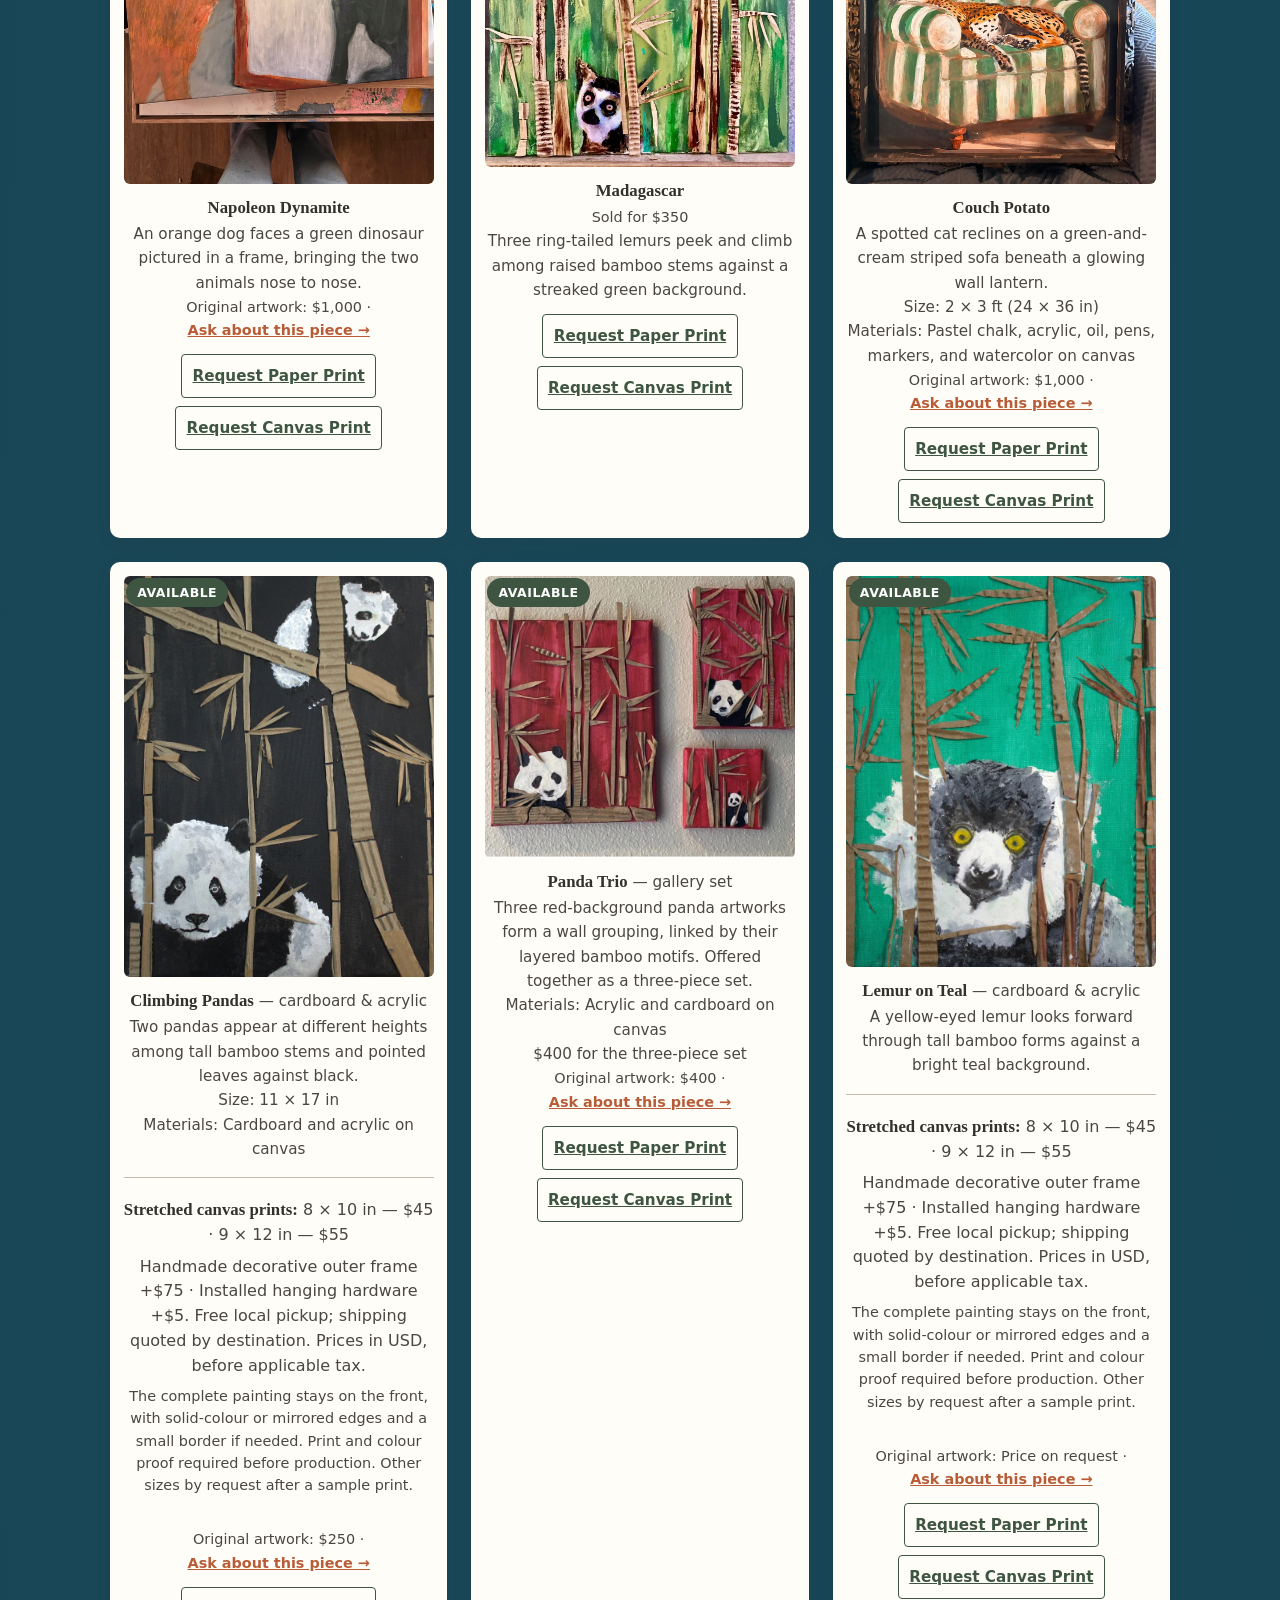
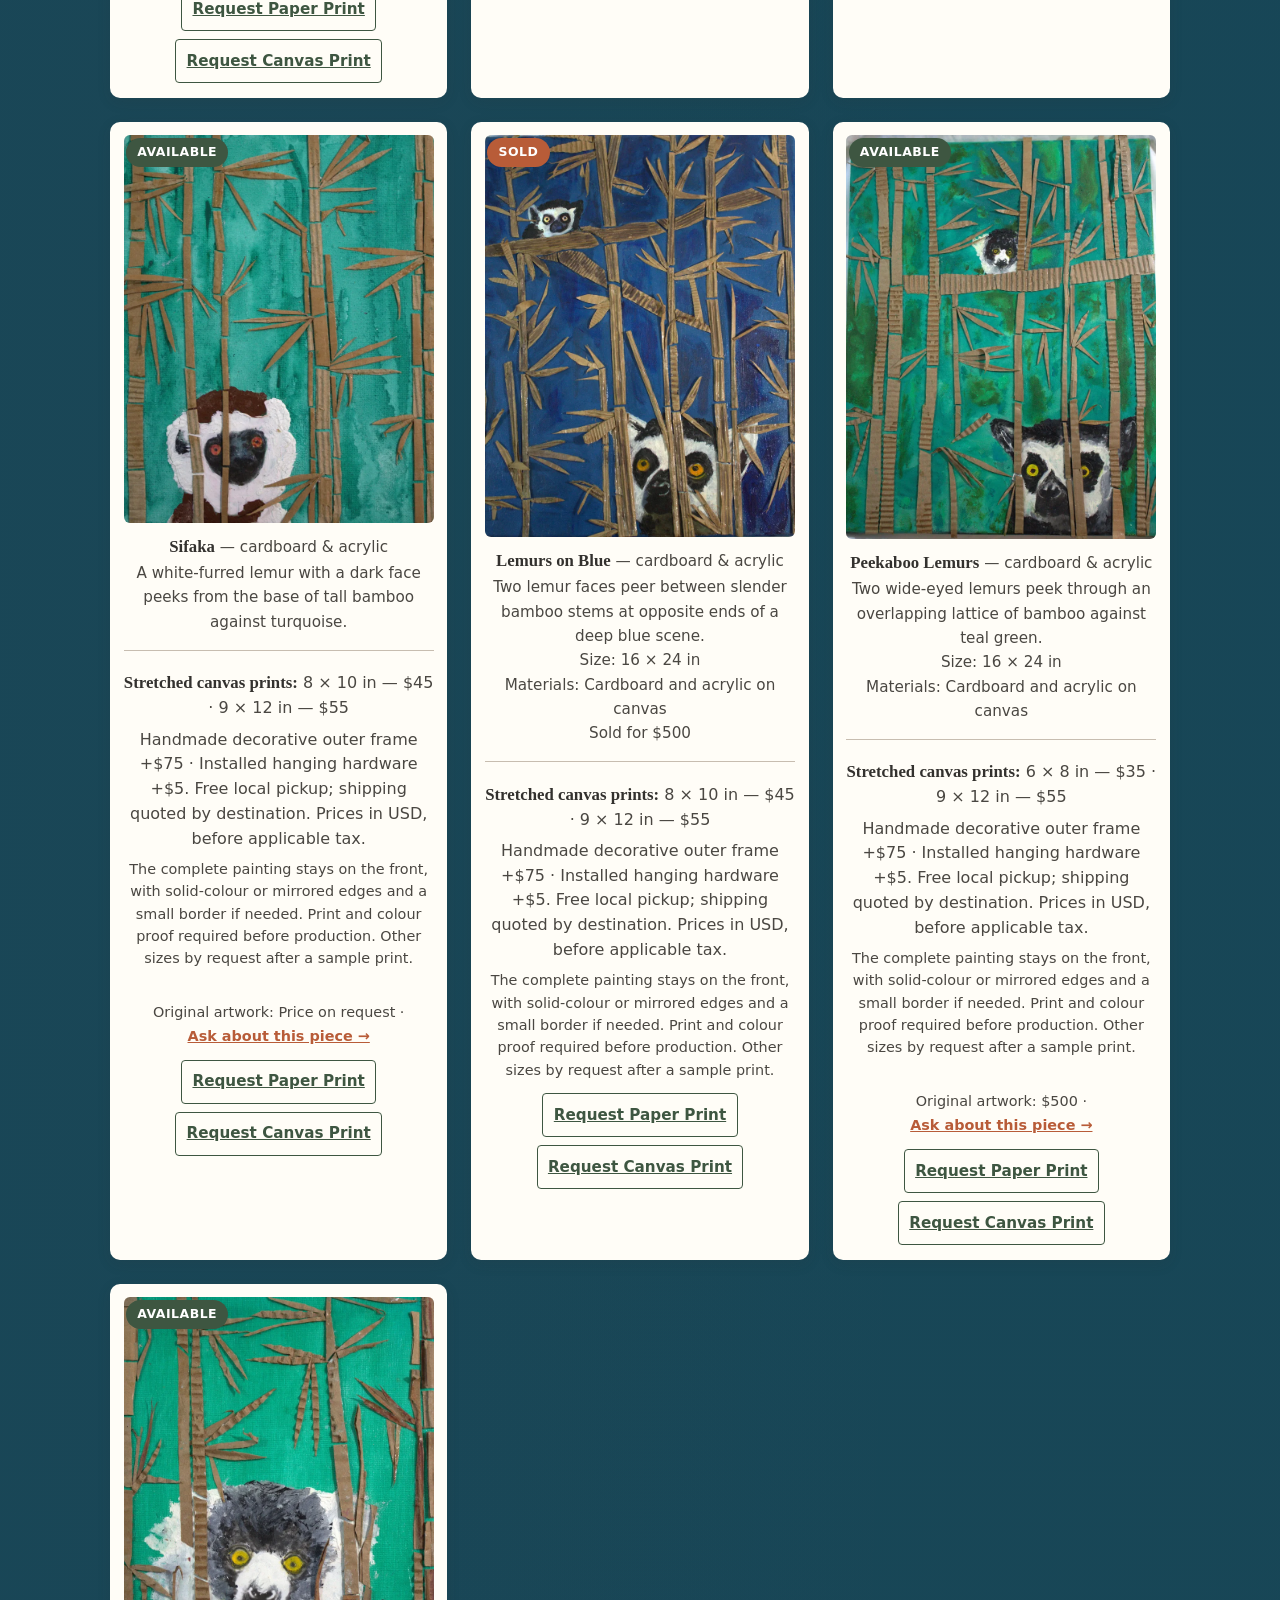
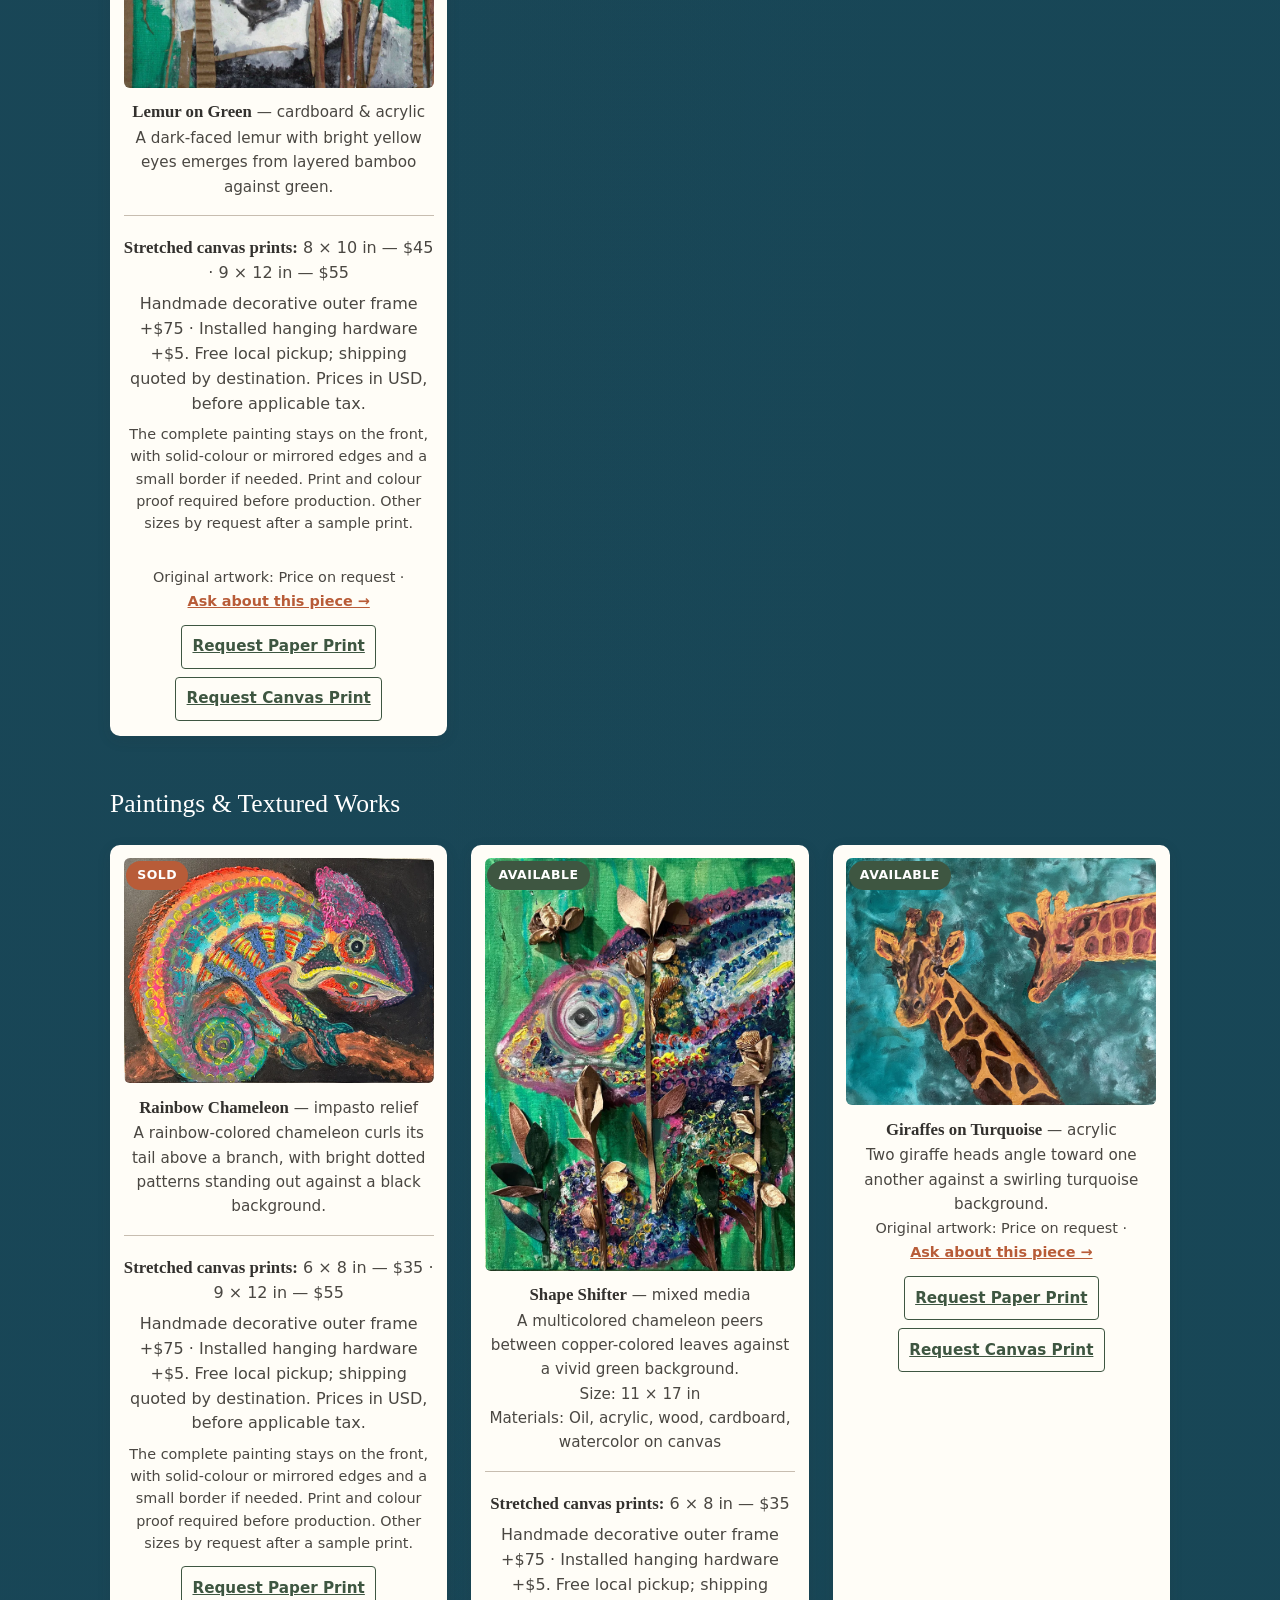
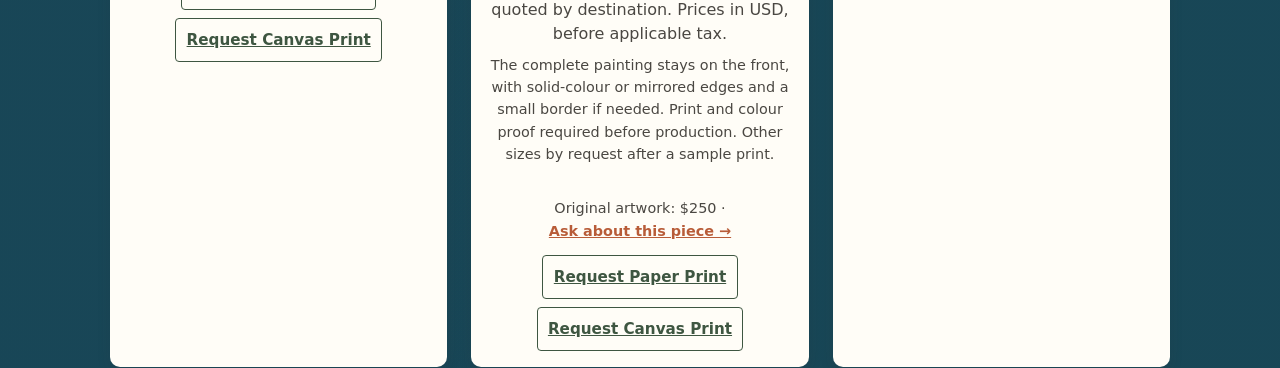
<file: mixed-media-murals.html>
﻿<!DOCTYPE html>
<html lang="en">
<head>
  <meta charset="UTF-8">
  <!-- This page was split into fine-art.html and murals.html -->
  <meta http-equiv="refresh" content="0; url=fine-art.html?v=artwork-20261013">
  <title>Redirecting…</title>
  <meta name="robots" content="noindex,follow">
  <link rel="canonical" href="https://texturedtalents.com/fine-art.html">
</head>
<body>
<a class="skip-link" href="#main-content">Skip to content</a>
  <p>This page moved — <a href="fine-art.html?v=artwork-20261013">continue to the Fine Art gallery</a>.</p>
</body>
</html>
</file>
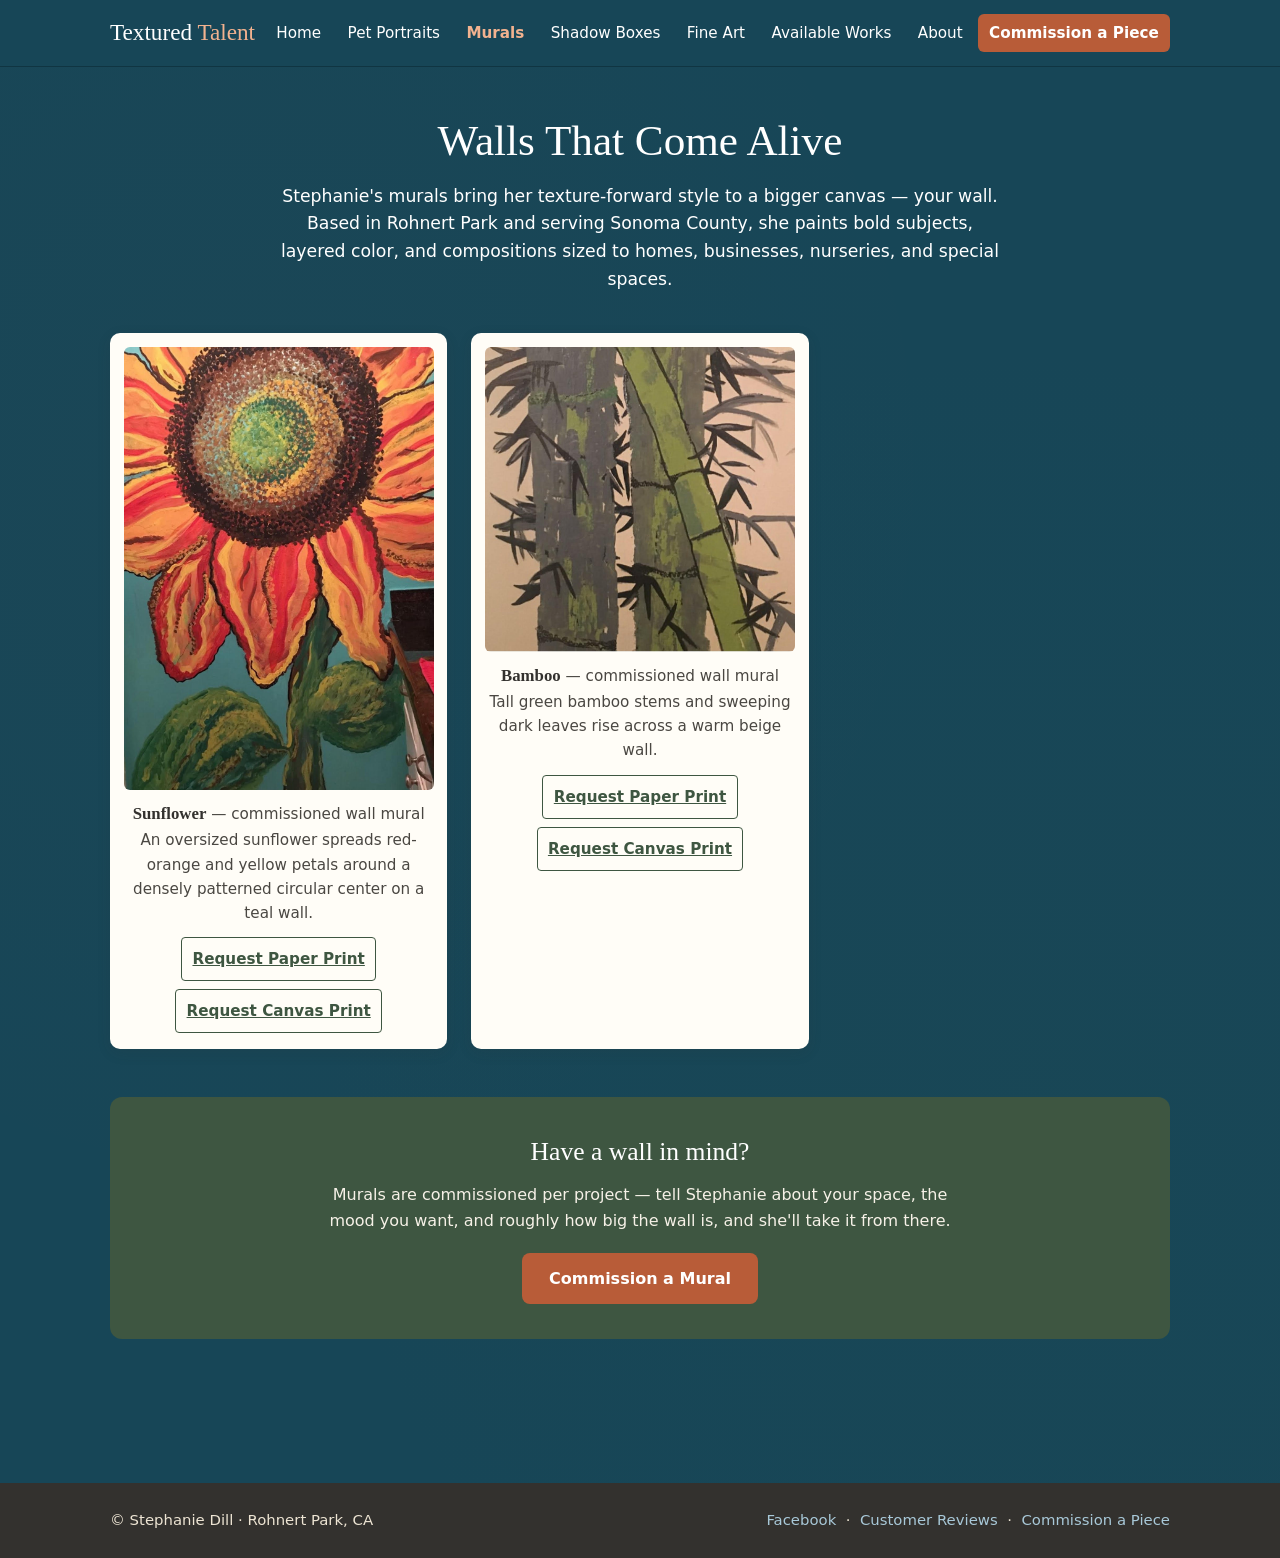
<file: murals.html>
﻿<!DOCTYPE html>
<html lang="en">
<head>
  <meta charset="UTF-8">
  <meta name="viewport" content="width=device-width, initial-scale=1.0">
  <title>Custom Murals in Sonoma County | Textured Talent</title>
  <meta name="description" content="Custom hand-painted murals by Rohnert Park artist Stephanie Dill for homes, businesses, nurseries, and special spaces in Sonoma County.">
  <meta name="robots" content="index,follow,max-image-preview:large">
  <meta name="theme-color" content="#174657">
  <link rel="canonical" href="https://texturedtalents.com/murals.html">
  <meta property="og:type" content="website">
  <meta property="og:site_name" content="Textured Talent">
  <meta property="og:locale" content="en_US">
  <meta property="og:title" content="Custom Murals in Sonoma County | Textured Talent">
  <meta property="og:description" content="Bold, hand-painted murals sized to homes, businesses, nurseries, and special spaces.">
  <meta property="og:url" content="https://texturedtalents.com/murals.html">
  <meta property="og:image" content="https://texturedtalents.com/assets/img/mixed/mural-sunflower.jpg">
  <meta property="og:image:alt" content="Large sunflower mural painted by Stephanie Dill">
  <meta name="twitter:card" content="summary_large_image">
  <link rel="stylesheet" href="assets/css/style.css?v=photo-prints-20261120-2">
</head>
<body>
<a class="skip-link" href="#main-content">Skip to content</a>

<header>
  <div class="header-inner">
    <a class="brand" href="index.html?v=artwork-20261013">Textured <span>Talent</span></a>
    <nav aria-label="Main navigation">
      <a href="index.html?v=artwork-20261013">Home</a>
      <a href="pet-portraits.html?v=artwork-20261013">Pet Portraits</a>
      <a href="murals.html?v=artwork-20261013" class="active">Murals</a>
      <a href="shadow-boxes.html?v=artwork-20261013">Shadow Boxes</a>
      <a href="fine-art.html?v=artwork-20261013">Fine Art</a>
      <a href="available-works.html?v=artwork-20261013">Available Works</a>
      <a href="about.html?v=artwork-20261013">About</a>
      <a href="commission.html?v=artwork-20261013" class="cta">Commission a Piece</a>
    </nav>
  </div>
</header>

<main id="main-content">
  <section class="page-intro">
    <h1>Walls That Come Alive</h1>
    <p>Stephanie's murals bring her texture-forward style to a bigger canvas — your wall. Based in Rohnert Park and serving Sonoma County, she paints bold subjects, layered color, and compositions sized to homes, businesses, nurseries, and special spaces.</p>
  </section>

  <section data-print-gallery class="gallery">
    <figure class="art-card">
      <a href="assets/img/mixed/mural-sunflower.jpg" target="_blank"><img src="assets/img/mixed/mural-sunflower.jpg" alt="Large sunflower mural with textured center on a teal wall" loading="lazy"></a>
      <figcaption><strong>Sunflower</strong> — commissioned wall mural<br><span class="art-description">An oversized sunflower spreads red-orange and yellow petals around a densely patterned circular center on a teal wall.</span></figcaption>
    </figure>
    <figure class="art-card">
      <a href="assets/img/mixed/mural-bamboo.jpg" target="_blank"><img src="assets/img/mixed/mural-bamboo.jpg" alt="Bamboo mural in brush-painting style on a warm beige wall" loading="lazy"></a>
      <figcaption><strong>Bamboo</strong> — commissioned wall mural<br><span class="art-description">Tall green bamboo stems and sweeping dark leaves rise across a warm beige wall.</span></figcaption>
    </figure>
  </section>

  <section class="band">
    <h2>Have a wall in mind?</h2>
    <p>Murals are commissioned per project — tell Stephanie about your space, the mood you want, and roughly how big the wall is, and she'll take it from there.</p>
    <a class="btn" href="commission.html?v=artwork-20261013">Commission a Mural</a>
  </section>
</main>

<footer>
  <div class="footer-inner">
    <span>© Stephanie Dill · Rohnert Park, CA</span>
    <span>
      <a href="https://www.facebook.com/stephanie.dill.2025" target="_blank" rel="noopener">Facebook</a>
      &nbsp;·&nbsp;
      <a href="index.html#reviews">Customer Reviews</a> &nbsp;·&nbsp; <a href="commission.html?v=artwork-20261013">Commission a Piece</a>
    </span>
  </div>
</footer>

<script src="assets/js/photo-updates.js?v=20261124-confirmed"></script>
<script src="assets/js/photo-presentation.js?v=20261124-confirmed"></script>
<script src="assets/js/art-data.js?v=20261124-confirmed"></script>
</body>
</html>
</file>
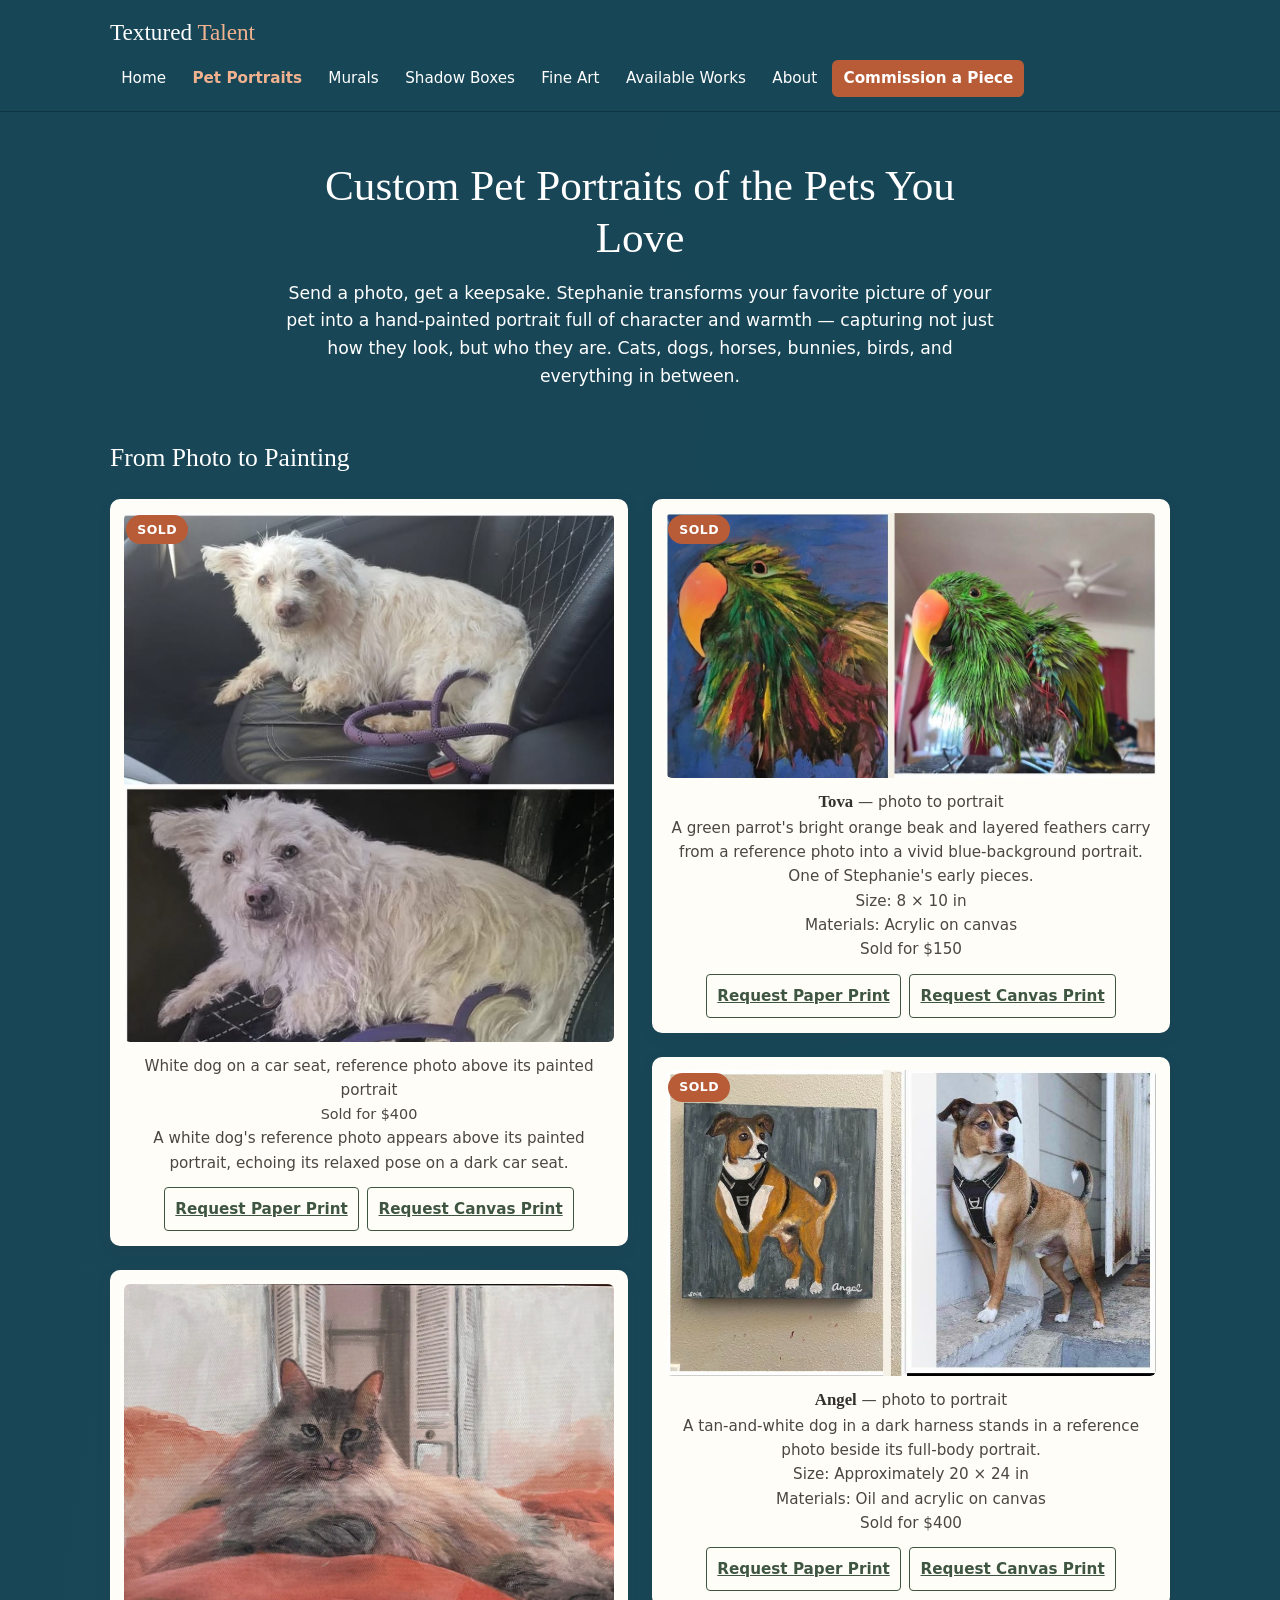
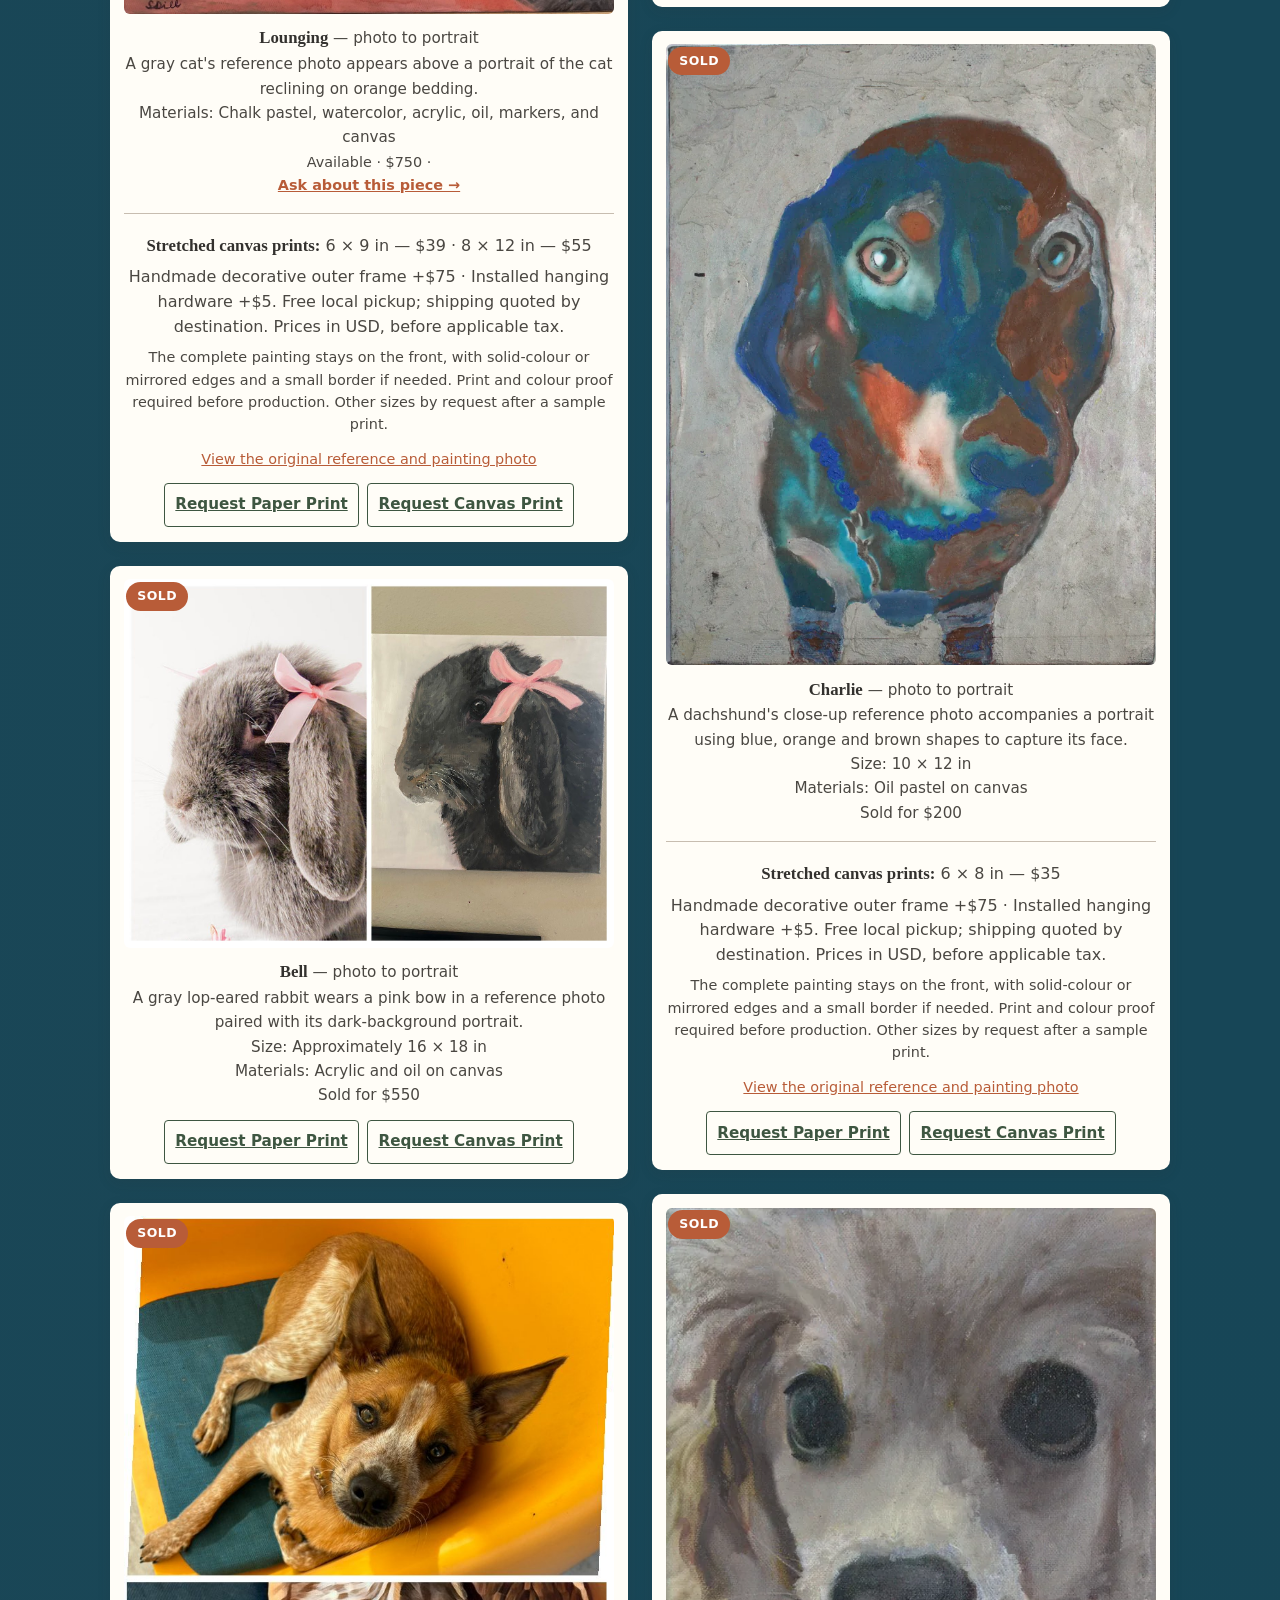
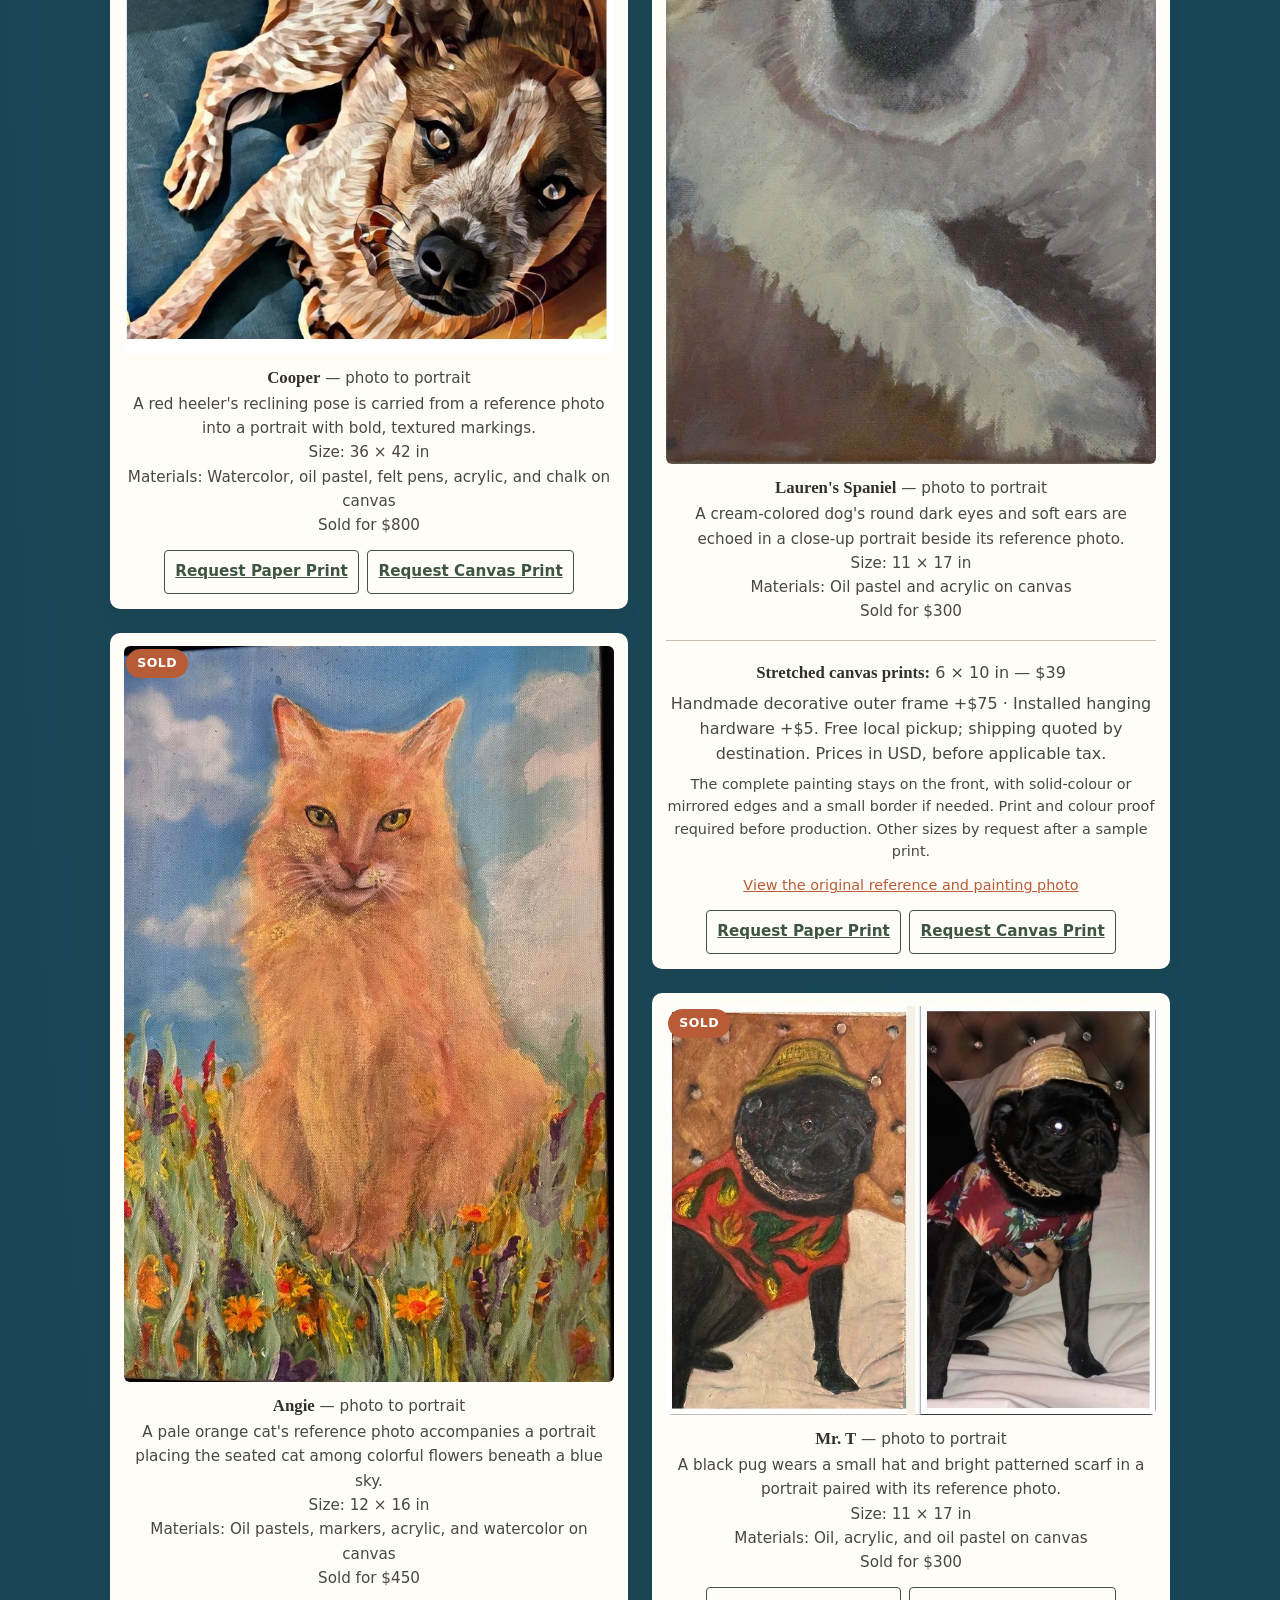
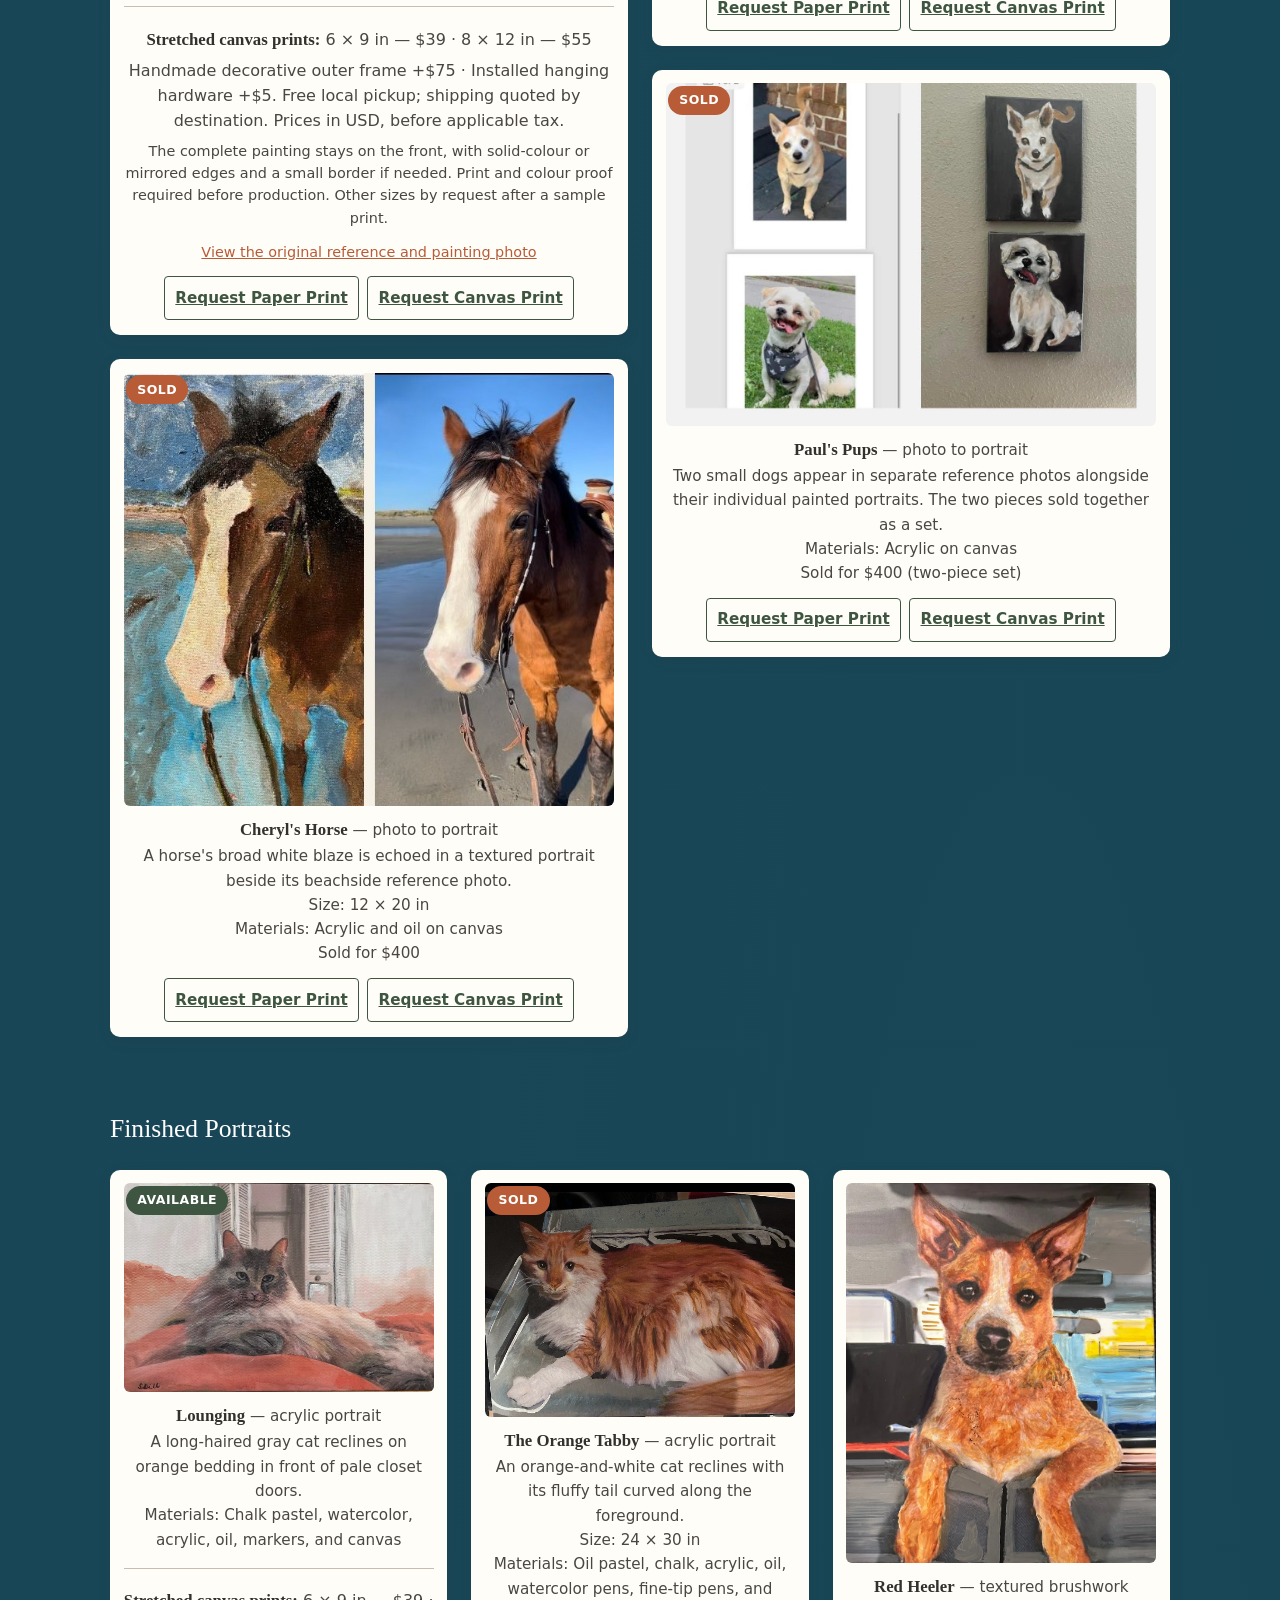
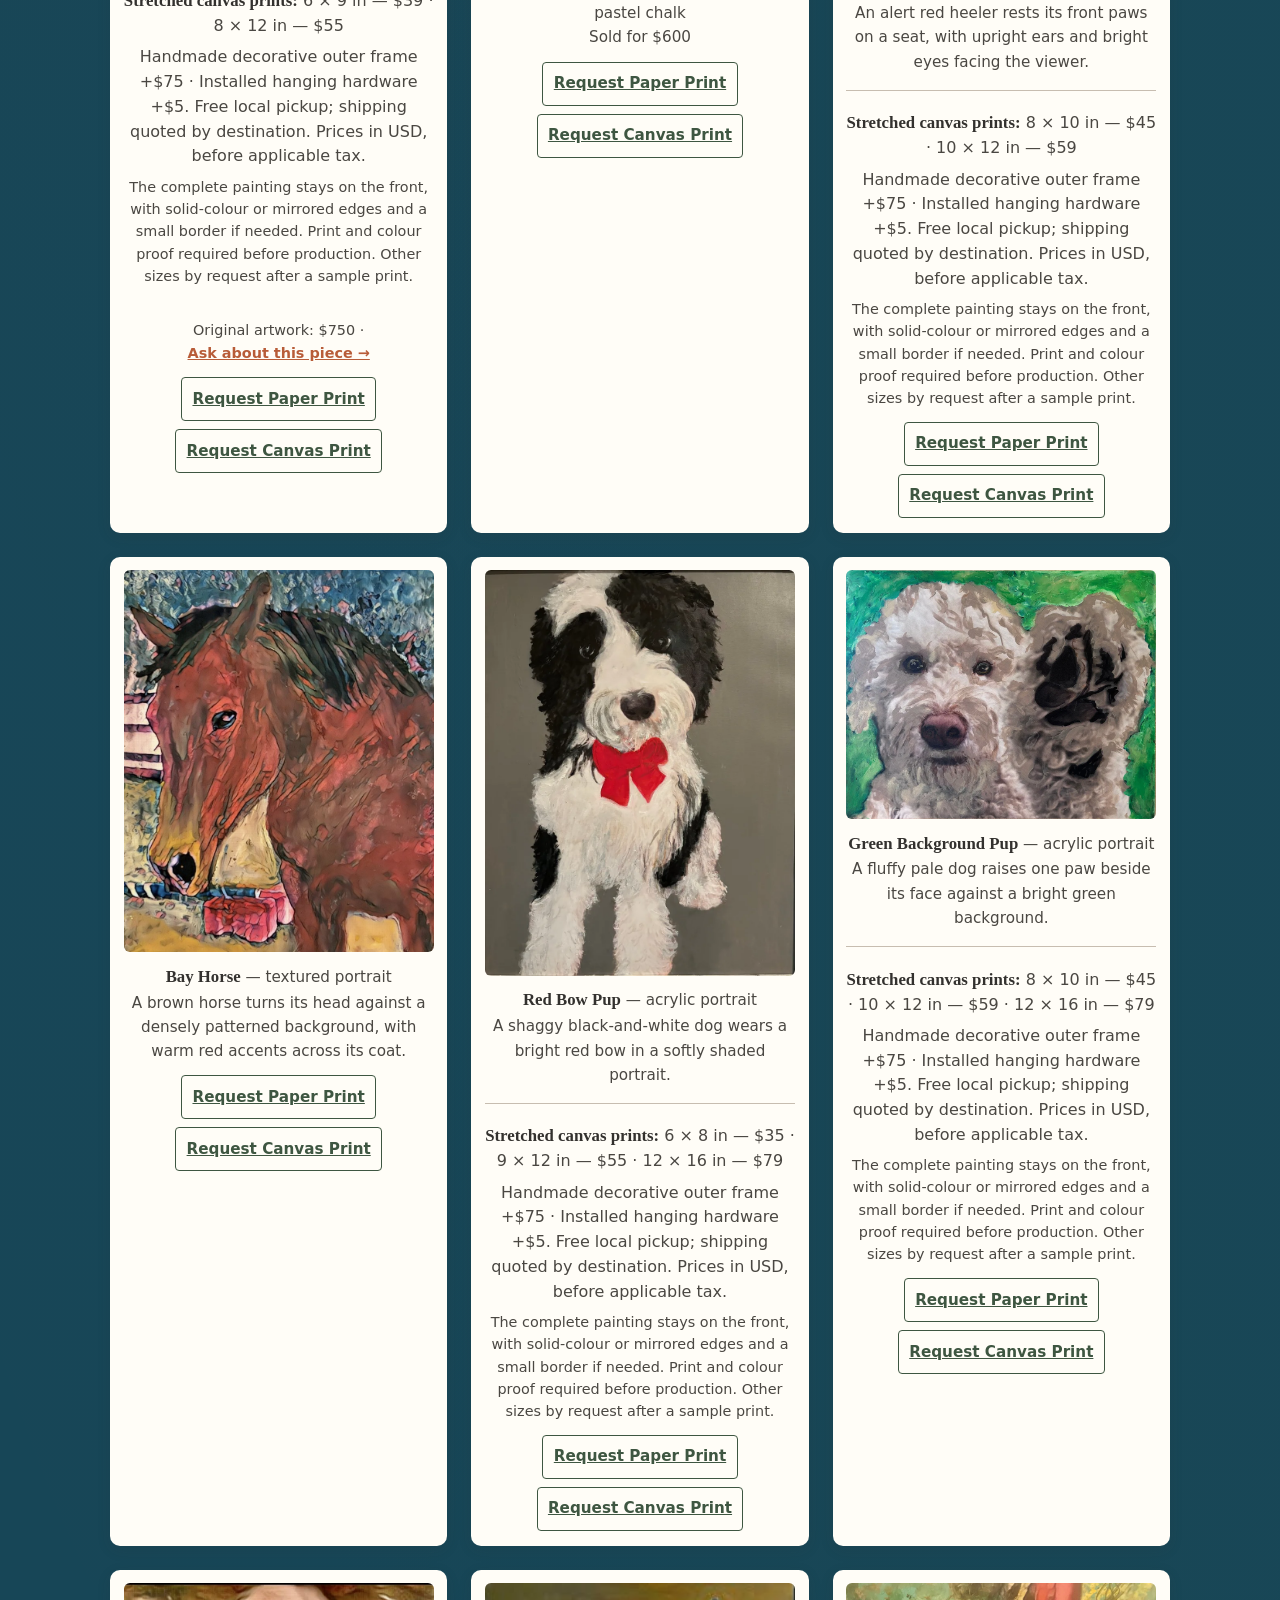
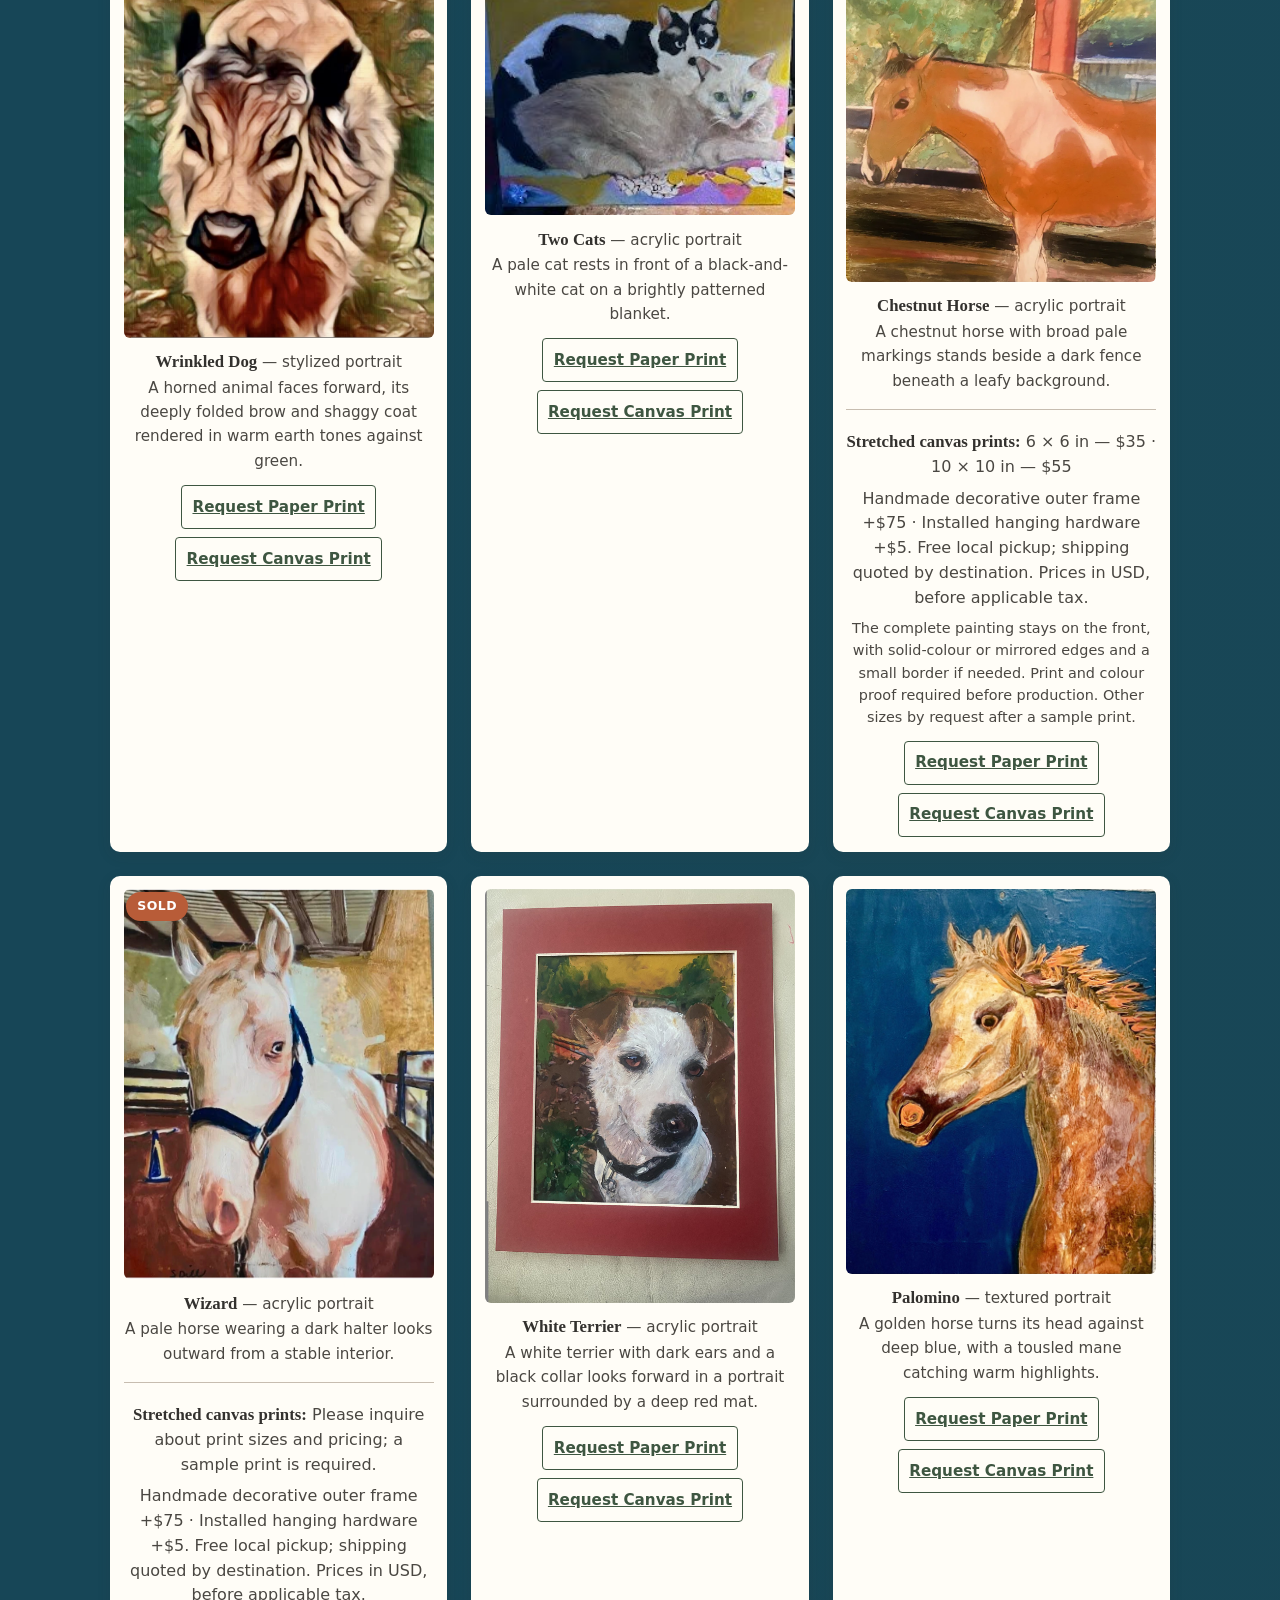
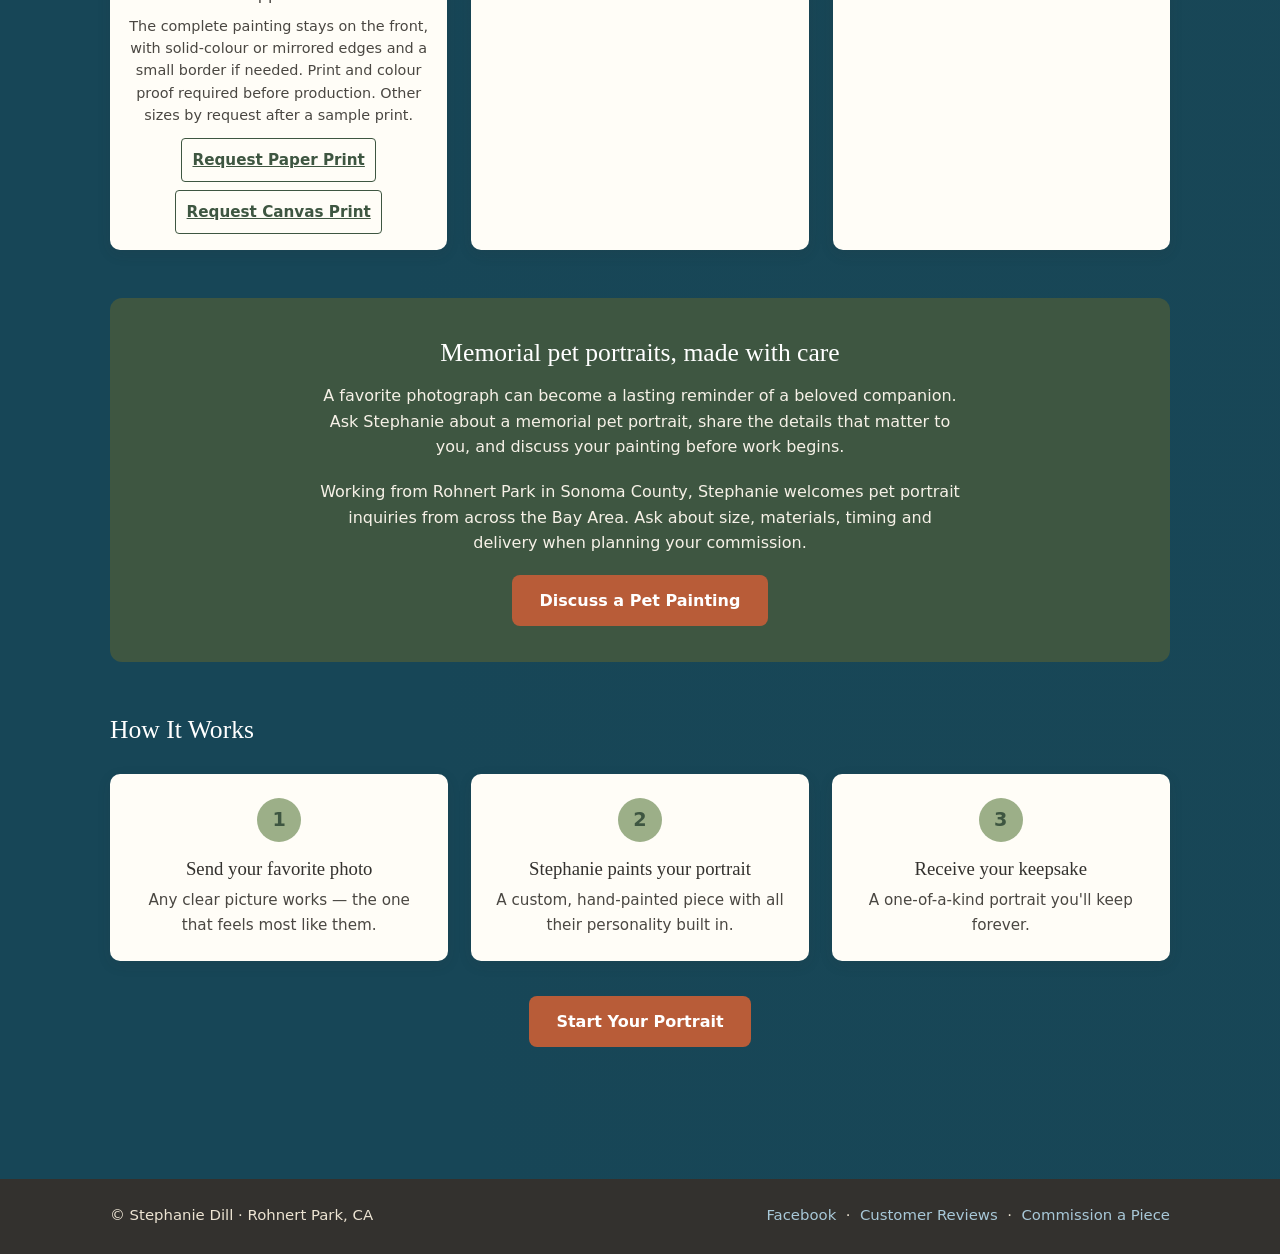
<file: pet-portraits.html>
<!DOCTYPE html>
<html lang="en">
<head>
  <meta charset="UTF-8">
  <meta name="viewport" content="width=device-width, initial-scale=1.0">
  <title>Custom &amp; Memorial Pet Portraits | Sonoma County Artist</title>
  <meta name="description" content="Commission a hand-painted portrait of your dog, cat or horse from a favorite photo. Pet paintings and memorial pet portraits by Stephanie Dill in Sonoma County.">
  <meta name="robots" content="index,follow,max-image-preview:large">
  <meta name="theme-color" content="#174657">
  <link rel="canonical" href="https://texturedtalents.com/pet-portraits.html">
  <meta property="og:type" content="website">
  <meta property="og:site_name" content="Textured Talent">
  <meta property="og:locale" content="en_US">
  <meta property="og:title" content="Custom &amp; Memorial Pet Portraits | Sonoma County Artist">
  <meta property="og:description" content="Commission a hand-painted portrait of your dog, cat or horse from a favorite photo. Pet paintings and memorial pet portraits by Stephanie Dill in Sonoma County.">
  <meta property="og:url" content="https://texturedtalents.com/pet-portraits.html">
  <meta property="og:image" content="https://texturedtalents.com/assets/img/pets/emma-portrait.jpg">
  <meta property="og:image:alt" content="Hand-painted portrait of a long-haired gray cat">
  <meta name="twitter:card" content="summary_large_image">
  <link rel="stylesheet" href="assets/css/style.css?v=photo-prints-20261120-2">
</head>
<body>
<a class="skip-link" href="#main-content">Skip to content</a>

<header>
  <div class="header-inner">
    <a class="brand" href="index.html?v=artwork-20261013">Textured <span>Talent</span></a>
    <nav aria-label="Main navigation">
      <a href="index.html?v=artwork-20261013">Home</a>
      <a href="pet-portraits.html?v=artwork-20261013" class="active">Pet Portraits</a>
      <a href="murals.html?v=artwork-20261013">Murals</a>
      <a href="shadow-boxes.html?v=artwork-20261013">Shadow Boxes</a>
      <a href="fine-art.html?v=artwork-20261013">Fine Art</a>
      <a href="available-works.html?v=artwork-20261013">Available Works</a>
      <a href="about.html?v=artwork-20261013">About</a>
      <a href="commission.html?v=artwork-20261013" class="cta">Commission a Piece</a>
    </nav>
  </div>
</header>

<main id="main-content">
  <section class="page-intro">
    <h1>Custom Pet Portraits of the Pets You Love</h1>
    <p>Send a photo, get a keepsake. Stephanie transforms your favorite picture of your pet into a hand-painted portrait full of character and warmth — capturing not just how they look, but who they are. Cats, dogs, horses, bunnies, birds, and everything in between.</p>
  </section>

  <!-- Before & after gallery: photo becomes painting -->
  <h2>From Photo to Painting</h2>
  <section data-print-gallery class="gallery wide">
<figure class="art-card"><a href="assets/img/pets/terrier-before-after.jpg" target="_blank" rel="noopener"><img src="assets/img/pets/terrier-before-after.jpg" alt="White dog on a car seat, reference photo above its painted portrait" loading="lazy"></a><figcaption><span>White dog on a car seat, reference photo above its painted portrait</span><br><span class="price-line">Sold for $400</span><br><span class="art-description">A white dog's reference photo appears above its painted portrait, echoing its relaxed pose on a dark car seat.</span></figcaption></figure>
    <figure class="art-card">
      <a href="artwork.html?piece=pets%2Femma-before-after.jpg" target="_blank"><img src="assets/img/print-photos-20261120/pets__emma-portrait-preview.webp" data-art-file="pets/emma-before-after.jpg" alt="Emma — painting" loading="lazy"></a>
      <figcaption><strong>Lounging</strong> — photo to portrait<br><span class="art-description">A gray cat's reference photo appears above a portrait of the cat reclining on orange bedding.</span><br>Materials: Chalk pastel, watercolor, acrylic, oil, markers, and canvas<br><span class="price-line">Available · $750 · <a href="commission.html?piece=Lounging">Ask about this piece →</a></span><div class="canvas-sizing"><p><strong>Stretched canvas prints:</strong> 6 × 9 in — $39 · 8 × 12 in — $55</p><p>Handmade decorative outer frame +$75 · Installed hanging hardware +$5. Free local pickup; shipping quoted by destination. Prices in USD, before applicable tax.</p><p class="canvas-finish">The complete painting stays on the front, with solid-colour or mirrored edges and a small border if needed. Print and colour proof required before production. Other sizes by request after a sample print.</p></div></figcaption>
    </figure>
    <figure class="art-card">
      <a href="assets/img/pets/bell-before-after.jpg" target="_blank"><img src="assets/img/pets/bell-before-after.jpg" alt="Gray lop-eared bunny with pink bow, photo beside painting" loading="lazy"></a>
      <figcaption><strong>Bell</strong> — photo to portrait<br><span class="art-description">A gray lop-eared rabbit wears a pink bow in a reference photo paired with its dark-background portrait.</span><br>Size: Approximately 16 × 18 in<br>Materials: Acrylic and oil on canvas<br>Sold for $550</figcaption>
    </figure>
    <figure class="art-card">
      <a href="assets/img/pets/red-heeler-before-after.jpg" target="_blank"><img src="assets/img/pets/red-heeler-before-after.jpg" alt="Red heeler on a teal cushion, photo above bold painted portrait" loading="lazy"></a>
      <figcaption><strong>Cooper</strong> — photo to portrait<br><span class="art-description">A red heeler's reclining pose is carried from a reference photo into a portrait with bold, textured markings.</span><br>Size: 36 × 42 in<br>Materials: Watercolor, oil pastel, felt pens, acrylic, and chalk on canvas<br>Sold for $800</figcaption>
    </figure>
    <figure class="art-card">
      <a href="artwork.html?piece=pets%2Fangie-before-after.jpg" target="_blank"><img src="assets/img/print-photos-20261120/pets__angie-before-after-preview.webp" data-art-file="pets/angie-before-after.jpg" alt="Angie — painting" loading="lazy"></a>
      <figcaption><strong>Angie</strong> — photo to portrait<br><span class="art-description">A pale orange cat's reference photo accompanies a portrait placing the seated cat among colorful flowers beneath a blue sky.</span><br>Size: 12 × 16 in<br>Materials: Oil pastels, markers, acrylic, and watercolor on canvas<br>Sold for $450<div class="canvas-sizing"><p><strong>Stretched canvas prints:</strong> 6 × 9 in — $39 · 8 × 12 in — $55</p><p>Handmade decorative outer frame +$75 · Installed hanging hardware +$5. Free local pickup; shipping quoted by destination. Prices in USD, before applicable tax.</p><p class="canvas-finish">The complete painting stays on the front, with solid-colour or mirrored edges and a small border if needed. Print and colour proof required before production. Other sizes by request after a sample print.</p></div></figcaption>
    </figure>
    <figure class="art-card">
      <a href="assets/img/pets/cheryl-before-after.jpg" target="_blank"><img src="assets/img/pets/cheryl-before-after.jpg" alt="Bay horse with white blaze on a beach, painting beside photo" loading="lazy"></a>
      <figcaption><strong>Cheryl's Horse</strong> — photo to portrait<br><span class="art-description">A horse's broad white blaze is echoed in a textured portrait beside its beachside reference photo.</span><br>Size: 12 × 20 in<br>Materials: Acrylic and oil on canvas<br>Sold for $400</figcaption>
    </figure>
    <figure class="art-card">
      <a href="assets/img/pets/tova-before-after.jpg" target="_blank"><img src="assets/img/pets/tova-before-after.jpg" alt="Green Eclectus parrot painting beside photo" loading="lazy"></a>
      <figcaption><strong>Tova</strong> — photo to portrait<br><span class="art-description">A green parrot's bright orange beak and layered feathers carry from a reference photo into a vivid blue-background portrait. One of Stephanie's early pieces.</span><br>Size: 8 × 10 in<br>Materials: Acrylic on canvas<br>Sold for $150</figcaption>
    </figure>
    <figure class="art-card">
      <a href="assets/img/pets/angel-before-after.jpg" target="_blank"><img src="assets/img/pets/angel-before-after.jpg" alt="Tan and white terrier mix painting beside photo" loading="lazy"></a>
      <figcaption><strong>Angel</strong> — photo to portrait<br><span class="art-description">A tan-and-white dog in a dark harness stands in a reference photo beside its full-body portrait.</span><br>Size: Approximately 20 × 24 in<br>Materials: Oil and acrylic on canvas<br>Sold for $400</figcaption>
    </figure>
    <figure class="art-card">
      <a href="artwork.html?piece=pets%2Fmarlo-before-after.jpg" target="_blank"><img src="assets/img/print-photos-20261120/pets__marlo-before-after-preview.webp" data-art-file="pets/marlo-before-after.jpg" alt="Charlie — painting" loading="lazy"></a>
      <figcaption><strong>Charlie</strong> — photo to portrait<br><span class="art-description">A dachshund's close-up reference photo accompanies a portrait using blue, orange and brown shapes to capture its face.</span><br>Size: 10 × 12 in<br>Materials: Oil pastel on canvas<br>Sold for $200<div class="canvas-sizing"><p><strong>Stretched canvas prints:</strong> 6 × 8 in — $35</p><p>Handmade decorative outer frame +$75 · Installed hanging hardware +$5. Free local pickup; shipping quoted by destination. Prices in USD, before applicable tax.</p><p class="canvas-finish">The complete painting stays on the front, with solid-colour or mirrored edges and a small border if needed. Print and colour proof required before production. Other sizes by request after a sample print.</p></div></figcaption>
    </figure>
    <figure class="art-card">
      <a href="artwork.html?piece=pets%2Flauren-before-after.jpg" target="_blank"><img src="assets/img/print-photos-20261120/pets__lauren-before-after-preview.webp" data-art-file="pets/lauren-before-after.jpg" alt="Lauren&#x27;s Spaniel — painting" loading="lazy"></a>
      <figcaption><strong>Lauren's Spaniel</strong> — photo to portrait<br><span class="art-description">A cream-colored dog's round dark eyes and soft ears are echoed in a close-up portrait beside its reference photo.</span><br>Size: 11 × 17 in<br>Materials: Oil pastel and acrylic on canvas<br>Sold for $300<div class="canvas-sizing"><p><strong>Stretched canvas prints:</strong> 6 × 10 in — $39</p><p>Handmade decorative outer frame +$75 · Installed hanging hardware +$5. Free local pickup; shipping quoted by destination. Prices in USD, before applicable tax.</p><p class="canvas-finish">The complete painting stays on the front, with solid-colour or mirrored edges and a small border if needed. Print and colour proof required before production. Other sizes by request after a sample print.</p></div></figcaption>
    </figure>
    <figure class="art-card">
      <a href="assets/img/pets/lauren-pug-before-after.jpg" target="_blank"><img src="assets/img/pets/lauren-pug-before-after.jpg" alt="Black pug in a straw hat, painting beside photo" loading="lazy"></a>
      <figcaption><strong>Mr. T</strong> — photo to portrait<br><span class="art-description">A black pug wears a small hat and bright patterned scarf in a portrait paired with its reference photo.</span><br>Size: 11 × 17 in<br>Materials: Oil, acrylic, and oil pastel on canvas<br>Sold for $300</figcaption>
    </figure>
    <figure class="art-card">
      <a href="assets/img/pets/paul-pups-before-after.jpg" target="_blank"><img src="assets/img/pets/paul-pups-before-after.jpg" alt="Two small dogs, photos beside their painted portraits" loading="lazy"></a>
      <figcaption><strong>Paul's Pups</strong> — photo to portrait<br><span class="art-description">Two small dogs appear in separate reference photos alongside their individual painted portraits. The two pieces sold together as a set.</span><br>Materials: Acrylic on canvas<br>Sold for $400 (two-piece set)</figcaption>
    </figure>
  </section>

  <!-- Finished portraits -->
  <h2>Finished Portraits</h2>
  <section data-print-gallery class="gallery">


    <figure class="art-card">
      <a href="artwork.html?piece=pets%2Femma-portrait.jpg" target="_blank"><img src="assets/img/print-photos-20261120/pets__emma-portrait-preview.webp" data-art-file="pets/emma-portrait.jpg" alt="Lounging — painting" loading="lazy"></a>
      <figcaption><strong>Lounging</strong> — acrylic portrait<br><span class="art-description">A long-haired gray cat reclines on orange bedding in front of pale closet doors.</span><br>Materials: Chalk pastel, watercolor, acrylic, oil, markers, and canvas<div class="canvas-sizing"><p><strong>Stretched canvas prints:</strong> 6 × 9 in — $39 · 8 × 12 in — $55</p><p>Handmade decorative outer frame +$75 · Installed hanging hardware +$5. Free local pickup; shipping quoted by destination. Prices in USD, before applicable tax.</p><p class="canvas-finish">The complete painting stays on the front, with solid-colour or mirrored edges and a small border if needed. Print and colour proof required before production. Other sizes by request after a sample print.</p></div></figcaption>
    </figure>
    <figure class="art-card">
      <a href="assets/img/pets/orange-tabby-portrait.jpg" target="_blank"><img src="assets/img/pets/orange-tabby-portrait.jpg" alt="Painted portrait of an orange and white tabby cat lounging" loading="lazy"></a>
      <figcaption><strong>The Orange Tabby</strong> — acrylic portrait<br><span class="art-description">An orange-and-white cat reclines with its fluffy tail curved along the foreground.</span><br>Size: 24 × 30 in<br>Materials: Oil pastel, chalk, acrylic, oil, watercolor pens, fine-tip pens, and pastel chalk<br>Sold for $600</figcaption>
    </figure>
    <figure class="art-card">
      <a href="artwork.html?piece=pets%2Fred-heeler-portrait.jpg" target="_blank"><img src="assets/img/print-photos-20261120/pets__red-heeler-portrait-preview.webp" data-art-file="pets/red-heeler-portrait.jpg" alt="Red Heeler Portrait — painting" loading="lazy"></a>
      <figcaption><strong>Red Heeler</strong> — textured brushwork<br><span class="art-description">An alert red heeler rests its front paws on a seat, with upright ears and bright eyes facing the viewer.</span><div class="canvas-sizing"><p><strong>Stretched canvas prints:</strong> 8 × 10 in — $45 · 10 × 12 in — $59</p><p>Handmade decorative outer frame +$75 · Installed hanging hardware +$5. Free local pickup; shipping quoted by destination. Prices in USD, before applicable tax.</p><p class="canvas-finish">The complete painting stays on the front, with solid-colour or mirrored edges and a small border if needed. Print and colour proof required before production. Other sizes by request after a sample print.</p></div></figcaption>
    </figure>
    <figure class="art-card">
      <a href="assets/img/pets/bay-horse-portrait.jpg" target="_blank"><img src="assets/img/pets/bay-horse-portrait.jpg" alt="Bay horse with white blaze portrait on mottled blue background" loading="lazy"></a>
      <figcaption><strong>Bay Horse</strong> — textured portrait<br><span class="art-description">A brown horse turns its head against a densely patterned background, with warm red accents across its coat.</span></figcaption>
    </figure>
    <figure class="art-card">
      <a href="artwork.html?piece=pets%2Fblack-white-dog-bow-portrait.jpg" target="_blank"><img src="assets/img/print-photos-20261120/pets__black-white-dog-bow-portrait-preview.webp" data-art-file="pets/black-white-dog-bow-portrait.jpg" alt="Black-and-white Dog with Red Bow — painting" loading="lazy"></a>
      <figcaption><strong>Red Bow Pup</strong> — acrylic portrait<br><span class="art-description">A shaggy black-and-white dog wears a bright red bow in a softly shaded portrait.</span><div class="canvas-sizing"><p><strong>Stretched canvas prints:</strong> 6 × 8 in — $35 · 9 × 12 in — $55 · 12 × 16 in — $79</p><p>Handmade decorative outer frame +$75 · Installed hanging hardware +$5. Free local pickup; shipping quoted by destination. Prices in USD, before applicable tax.</p><p class="canvas-finish">The complete painting stays on the front, with solid-colour or mirrored edges and a small border if needed. Print and colour proof required before production. Other sizes by request after a sample print.</p></div></figcaption>
    </figure>
    <figure class="art-card">
      <a href="artwork.html?piece=pets%2Ffluffy-dog-green-portrait.jpg" target="_blank"><img src="assets/img/print-photos-20261120/pets__fluffy-dog-green-portrait-preview.webp" data-art-file="pets/fluffy-dog-green-portrait.jpg" alt="Fluffy Dog on Green — painting" loading="lazy"></a>
      <figcaption><strong>Green Background Pup</strong> — acrylic portrait<br><span class="art-description">A fluffy pale dog raises one paw beside its face against a bright green background.</span><div class="canvas-sizing"><p><strong>Stretched canvas prints:</strong> 8 × 10 in — $45 · 10 × 12 in — $59 · 12 × 16 in — $79</p><p>Handmade decorative outer frame +$75 · Installed hanging hardware +$5. Free local pickup; shipping quoted by destination. Prices in USD, before applicable tax.</p><p class="canvas-finish">The complete painting stays on the front, with solid-colour or mirrored edges and a small border if needed. Print and colour proof required before production. Other sizes by request after a sample print.</p></div></figcaption>
    </figure>
    <figure class="art-card">
      <a href="assets/img/pets/wrinkled-dog-portrait.jpg" target="_blank"><img src="assets/img/pets/wrinkled-dog-portrait.jpg" alt="Expressive wrinkled dog portrait in warm earth tones" loading="lazy"></a>
      <figcaption><strong>Wrinkled Dog</strong> — stylized portrait<br><span class="art-description">A horned animal faces forward, its deeply folded brow and shaggy coat rendered in warm earth tones against green.</span></figcaption>
    </figure>
    <figure class="art-card">
      <a href="assets/img/pets/two-cats-portrait.jpg" target="_blank"><img src="assets/img/pets/two-cats-portrait.jpg" alt="Two cats resting together in a painted portrait" loading="lazy"></a>
      <figcaption><strong>Two Cats</strong> — acrylic portrait<br><span class="art-description">A pale cat rests in front of a black-and-white cat on a brightly patterned blanket.</span></figcaption>
    </figure>
    <figure class="art-card">
      <a href="artwork.html?piece=pets%2Fchestnut-horse-portrait.jpg" target="_blank"><img src="assets/img/print-photos-20261120/pets__chestnut-horse-portrait-preview.webp" data-art-file="pets/chestnut-horse-portrait.jpg" alt="Chestnut Horse — painting" loading="lazy"></a>
      <figcaption><strong>Chestnut Horse</strong> — acrylic portrait<br><span class="art-description">A chestnut horse with broad pale markings stands beside a dark fence beneath a leafy background.</span><div class="canvas-sizing"><p><strong>Stretched canvas prints:</strong> 6 × 6 in — $35 · 10 × 10 in — $55</p><p>Handmade decorative outer frame +$75 · Installed hanging hardware +$5. Free local pickup; shipping quoted by destination. Prices in USD, before applicable tax.</p><p class="canvas-finish">The complete painting stays on the front, with solid-colour or mirrored edges and a small border if needed. Print and colour proof required before production. Other sizes by request after a sample print.</p></div></figcaption>
    </figure>
    <figure class="art-card">
      <a href="artwork.html?piece=pets%2Fwhite-horse-stable-portrait.jpg" target="_blank"><img src="assets/img/new-work-20261124/white-horse-stable-preview.webp" data-art-file="pets/white-horse-stable-portrait.jpg" alt="Wizard — painting" loading="lazy"></a>
      <figcaption><strong>Wizard</strong> — acrylic portrait<br><span class="art-description">A pale horse wearing a dark halter looks outward from a stable interior.</span><div class="canvas-sizing"><p><strong>Stretched canvas prints:</strong> Please inquire about print sizes and pricing; a sample print is required.</p><p>Handmade decorative outer frame +$75 · Installed hanging hardware +$5. Free local pickup; shipping quoted by destination. Prices in USD, before applicable tax.</p><p class="canvas-finish">The complete painting stays on the front, with solid-colour or mirrored edges and a small border if needed. Print and colour proof required before production. Other sizes by request after a sample print.</p></div></figcaption>
    </figure>
    <figure class="art-card">
      <a href="assets/img/pets/white-terrier-red-mat-portrait.jpg" target="_blank"><img src="assets/img/pets/white-terrier-red-mat-portrait.jpg" alt="White terrier portrait framed by a red mat" loading="lazy"></a>
      <figcaption><strong>White Terrier</strong> — acrylic portrait<br><span class="art-description">A white terrier with dark ears and a black collar looks forward in a portrait surrounded by a deep red mat.</span></figcaption>
    </figure>
    <figure class="art-card">
      <a href="assets/img/pets/palomino-blue-portrait.jpg" target="_blank"><img src="assets/img/pets/palomino-blue-portrait.jpg" alt="Palomino horse portrait on a deep blue background" loading="lazy"></a>
      <figcaption><strong>Palomino</strong> — textured portrait<br><span class="art-description">A golden horse turns its head against deep blue, with a tousled mane catching warm highlights.</span></figcaption>
    </figure>

  </section>

  <section class="band" aria-labelledby="memorial-title"><h2 id="memorial-title">Memorial pet portraits, made with care</h2><p>A favorite photograph can become a lasting reminder of a beloved companion. Ask Stephanie about a memorial pet portrait, share the details that matter to you, and discuss your painting before work begins.</p><p>Working from Rohnert Park in Sonoma County, Stephanie welcomes pet portrait inquiries from across the Bay Area. Ask about size, materials, timing and delivery when planning your commission.</p><a class="btn" href="commission.html">Discuss a Pet Painting</a></section>
<!-- How it works -->
  <h2>How It Works</h2>
  <section class="steps">
    <div class="step">
      <span class="num">1</span>
      <h3>Send your favorite photo</h3>
      <p>Any clear picture works — the one that feels most like them.</p>
    </div>
    <div class="step">
      <span class="num">2</span>
      <h3>Stephanie paints your portrait</h3>
      <p>A custom, hand-painted piece with all their personality built in.</p>
    </div>
    <div class="step">
      <span class="num">3</span>
      <h3>Receive your keepsake</h3>
      <p>A one-of-a-kind portrait you'll keep forever.</p>
    </div>
  </section>

  <div class="center">
    <a class="btn" href="commission.html?v=artwork-20261013">Start Your Portrait</a>
  </div>
</main>

<footer>
  <div class="footer-inner">
    <span>© Stephanie Dill · Rohnert Park, CA</span>
    <span>
      <a href="https://www.facebook.com/stephanie.dill.2025" target="_blank" rel="noopener">Facebook</a>
      &nbsp;·&nbsp;
      <a href="index.html#reviews">Customer Reviews</a> &nbsp;·&nbsp; <a href="commission.html?v=artwork-20261013">Commission a Piece</a>
    </span>
  </div>
</footer>

<script src="assets/js/photo-updates.js?v=20261124-confirmed"></script>
<script src="assets/js/photo-presentation.js?v=20261124-confirmed"></script>
<script src="assets/js/art-data.js?v=20261124-confirmed"></script>
</body>
</html>
</file>
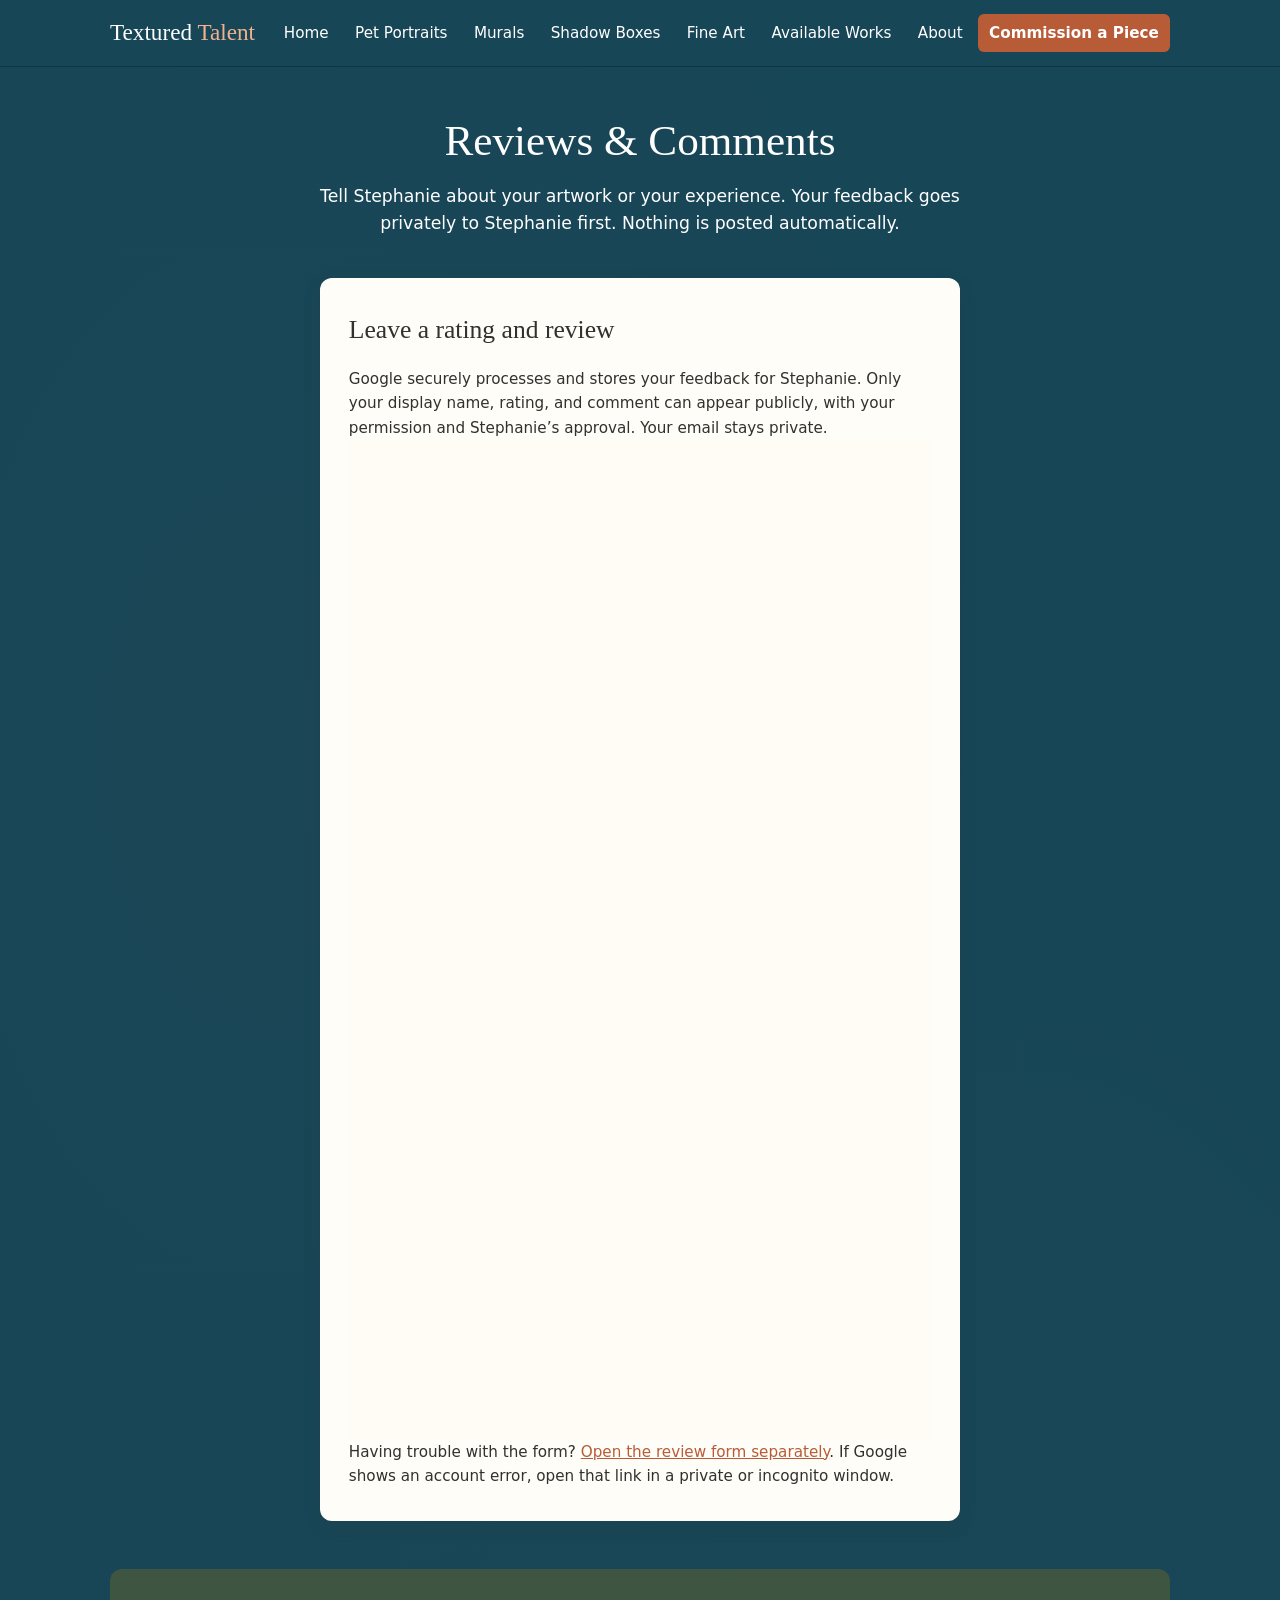
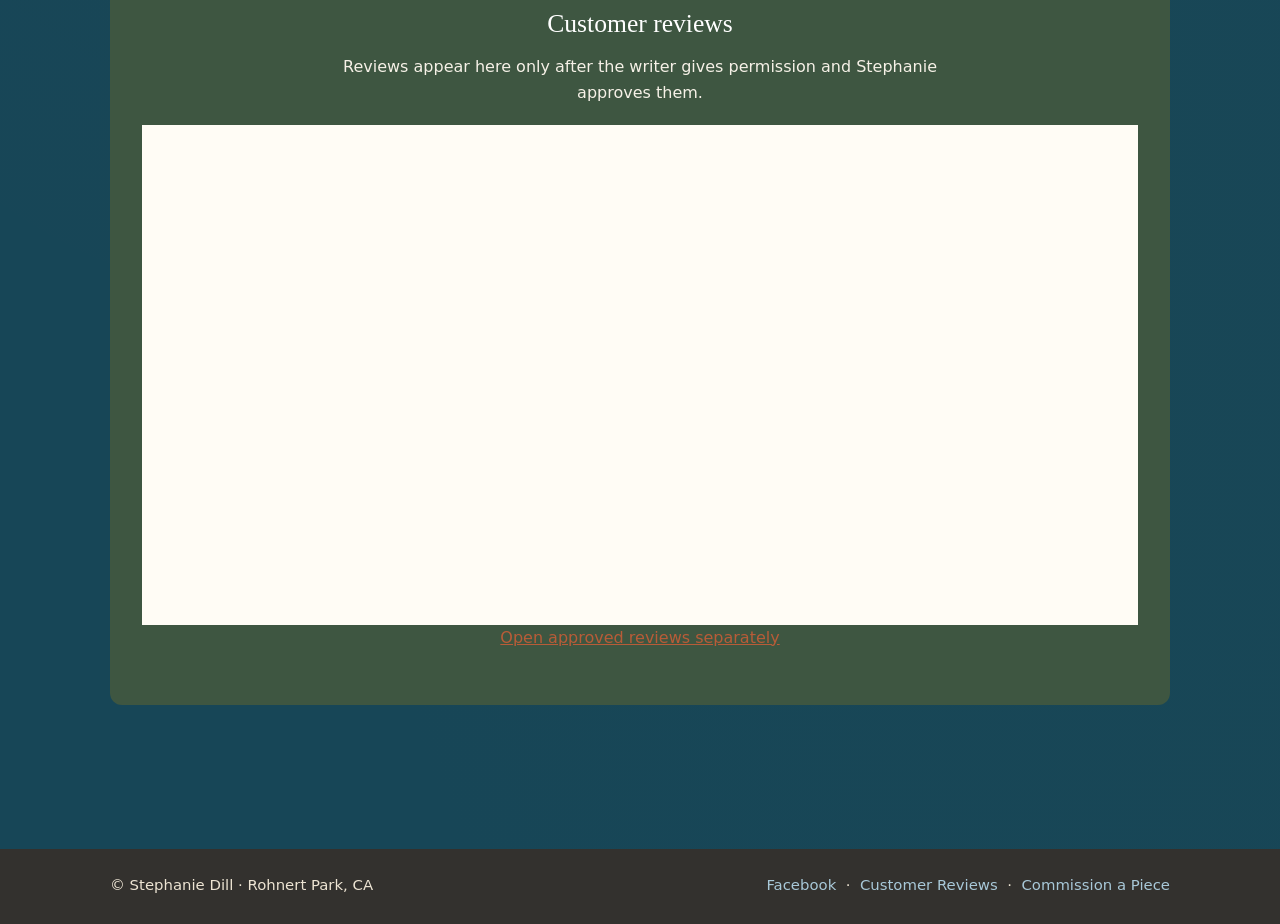
<file: reviews.html>
﻿<!DOCTYPE html>
<html lang="en">
<head>
  <meta charset="UTF-8">
  <meta name="viewport" content="width=device-width, initial-scale=1.0">
  <title>Reviews &amp; Comments | Textured Talent</title>
  <meta name="description" content="Leave a rating and review for Stephanie Dill. Feedback is sent privately and published only with permission and owner approval.">
  <meta name="robots" content="index,follow,max-image-preview:large">
  <meta name="theme-color" content="#174657">
  <link rel="canonical" href="https://texturedtalents.com/reviews.html">
  <meta property="og:type" content="website">
  <meta property="og:site_name" content="Textured Talent">
  <meta property="og:locale" content="en_US">
  <meta property="og:title" content="Reviews &amp; Comments | Textured Talent">
  <meta property="og:description" content="Leave a rating and review for Stephanie Dill. Feedback is sent privately and published only with permission and owner approval.">
  <meta property="og:url" content="https://texturedtalents.com/reviews.html">
  <meta property="og:image" content="https://texturedtalents.com/assets/img/mixed/chameleon-rainbow.jpg">
  <meta property="og:image:alt" content="Colorful textured artwork by Stephanie Dill">
  <meta name="twitter:card" content="summary_large_image">
  <link rel="stylesheet" href="assets/css/style.css?v=artwork-20261013">
<style>.review-frame{display:block;width:100%;border:0;background:#fffcf5}.review-form-frame{height:1000px}.review-list-frame{height:500px}.review-help{font-size:.95rem;line-height:1.6}</style></head>
<body>
<a class="skip-link" href="#main-content">Skip to content</a>

<header>
  <div class="header-inner">
    <a class="brand" href="index.html?v=artwork-20261013">Textured <span>Talent</span></a>
    <nav aria-label="Main navigation">
      <a href="index.html?v=artwork-20261013">Home</a>
      <a href="pet-portraits.html?v=artwork-20261013">Pet Portraits</a>
      <a href="murals.html?v=artwork-20261013">Murals</a>
      <a href="shadow-boxes.html?v=artwork-20261013">Shadow Boxes</a>
      <a href="fine-art.html?v=artwork-20261013">Fine Art</a>
      <a href="available-works.html?v=artwork-20261013">Available Works</a>
      <a href="about.html?v=artwork-20261013">About</a>
      <a href="commission.html?v=artwork-20261013" class="cta active">Commission a Piece</a>
    </nav>
  </div>
</header>

<main id="main-content">
<section class="page-intro"><h1>Reviews &amp; Comments</h1><p>Tell Stephanie about your artwork or your experience. Your feedback goes privately to Stephanie first. Nothing is posted automatically.</p></section>
<section class="form-wrap inquiry-card"><h2>Leave a rating and review</h2>
<p class="review-help">Google securely processes and stores your feedback for Stephanie. Only your display name, rating, and comment can appear publicly, with your permission and Stephanie’s approval. Your email stays private.</p><iframe class="review-frame review-form-frame" title="Submit a private review to Stephanie" src="https://script.google.com/macros/s/AKfycbygtYNOR3ZXypYa9E0aB8qmEaxINzvRUCwa9Q6PTWK7F8kHszGqUz7-kAJYDa8gxjmJ8g/exec?mode=form"></iframe><p class="review-help">Having trouble with the form? <a href="https://script.google.com/macros/s/AKfycbygtYNOR3ZXypYa9E0aB8qmEaxINzvRUCwa9Q6PTWK7F8kHszGqUz7-kAJYDa8gxjmJ8g/exec?mode=form" target="_blank" rel="noopener">Open the review form separately</a>. If Google shows an account error, open that link in a private or incognito window.</p></section>
<section class="band"><h2>Customer reviews</h2><p>Reviews appear here only after the writer gives permission and Stephanie approves them.</p><iframe class="review-frame review-list-frame" title="Reviews approved by Stephanie" src="https://script.google.com/macros/s/AKfycbygtYNOR3ZXypYa9E0aB8qmEaxINzvRUCwa9Q6PTWK7F8kHszGqUz7-kAJYDa8gxjmJ8g/exec?mode=public" loading="lazy"></iframe><p><a href="https://script.google.com/macros/s/AKfycbygtYNOR3ZXypYa9E0aB8qmEaxINzvRUCwa9Q6PTWK7F8kHszGqUz7-kAJYDa8gxjmJ8g/exec?mode=public" target="_blank" rel="noopener">Open approved reviews separately</a></p></section>
</main>

<footer>
  <div class="footer-inner">
    <span>© Stephanie Dill · Rohnert Park, CA</span>
    <span>
      <a href="https://www.facebook.com/stephanie.dill.2025" target="_blank" rel="noopener">Facebook</a>
      &nbsp;·&nbsp;
      <a href="index.html#reviews">Customer Reviews</a> &nbsp;·&nbsp; <a href="commission.html?v=artwork-20261013">Commission a Piece</a>
    </span>
  </div>
</footer>



</body>
</html>
</file>
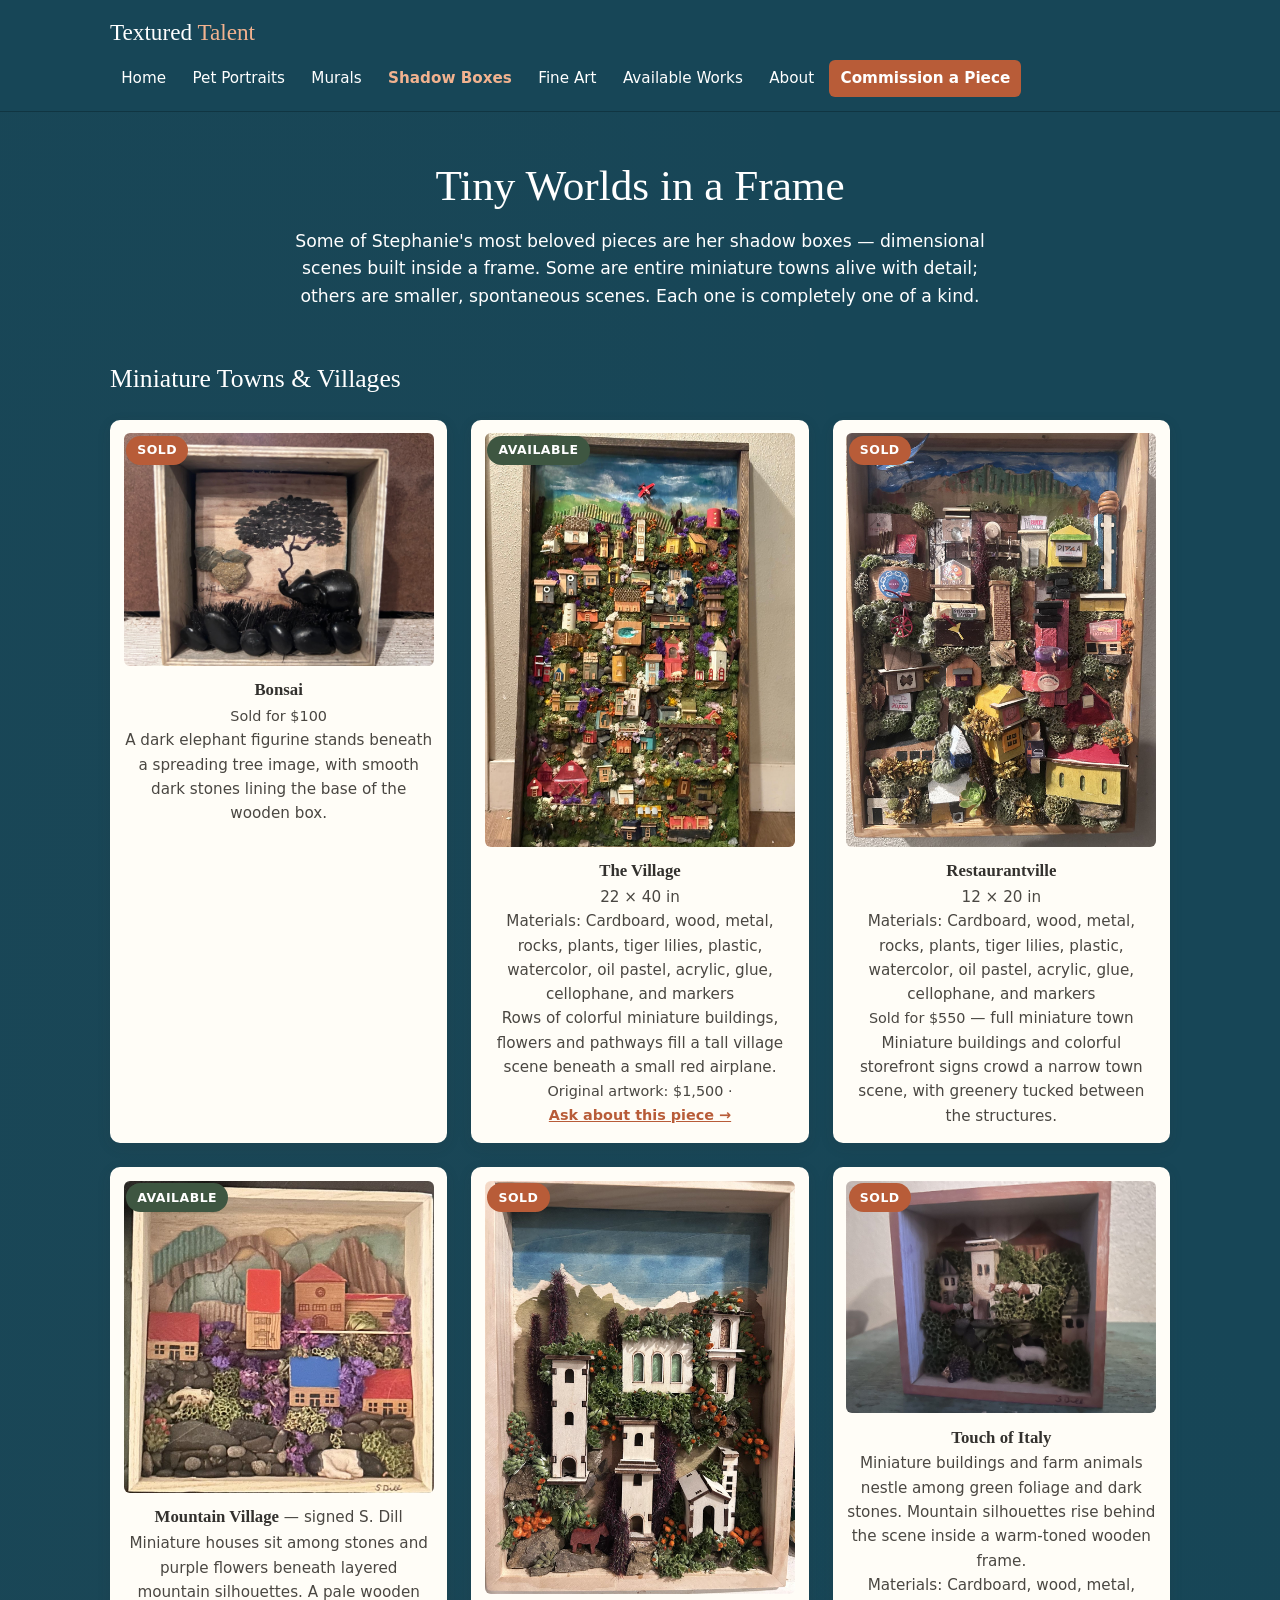
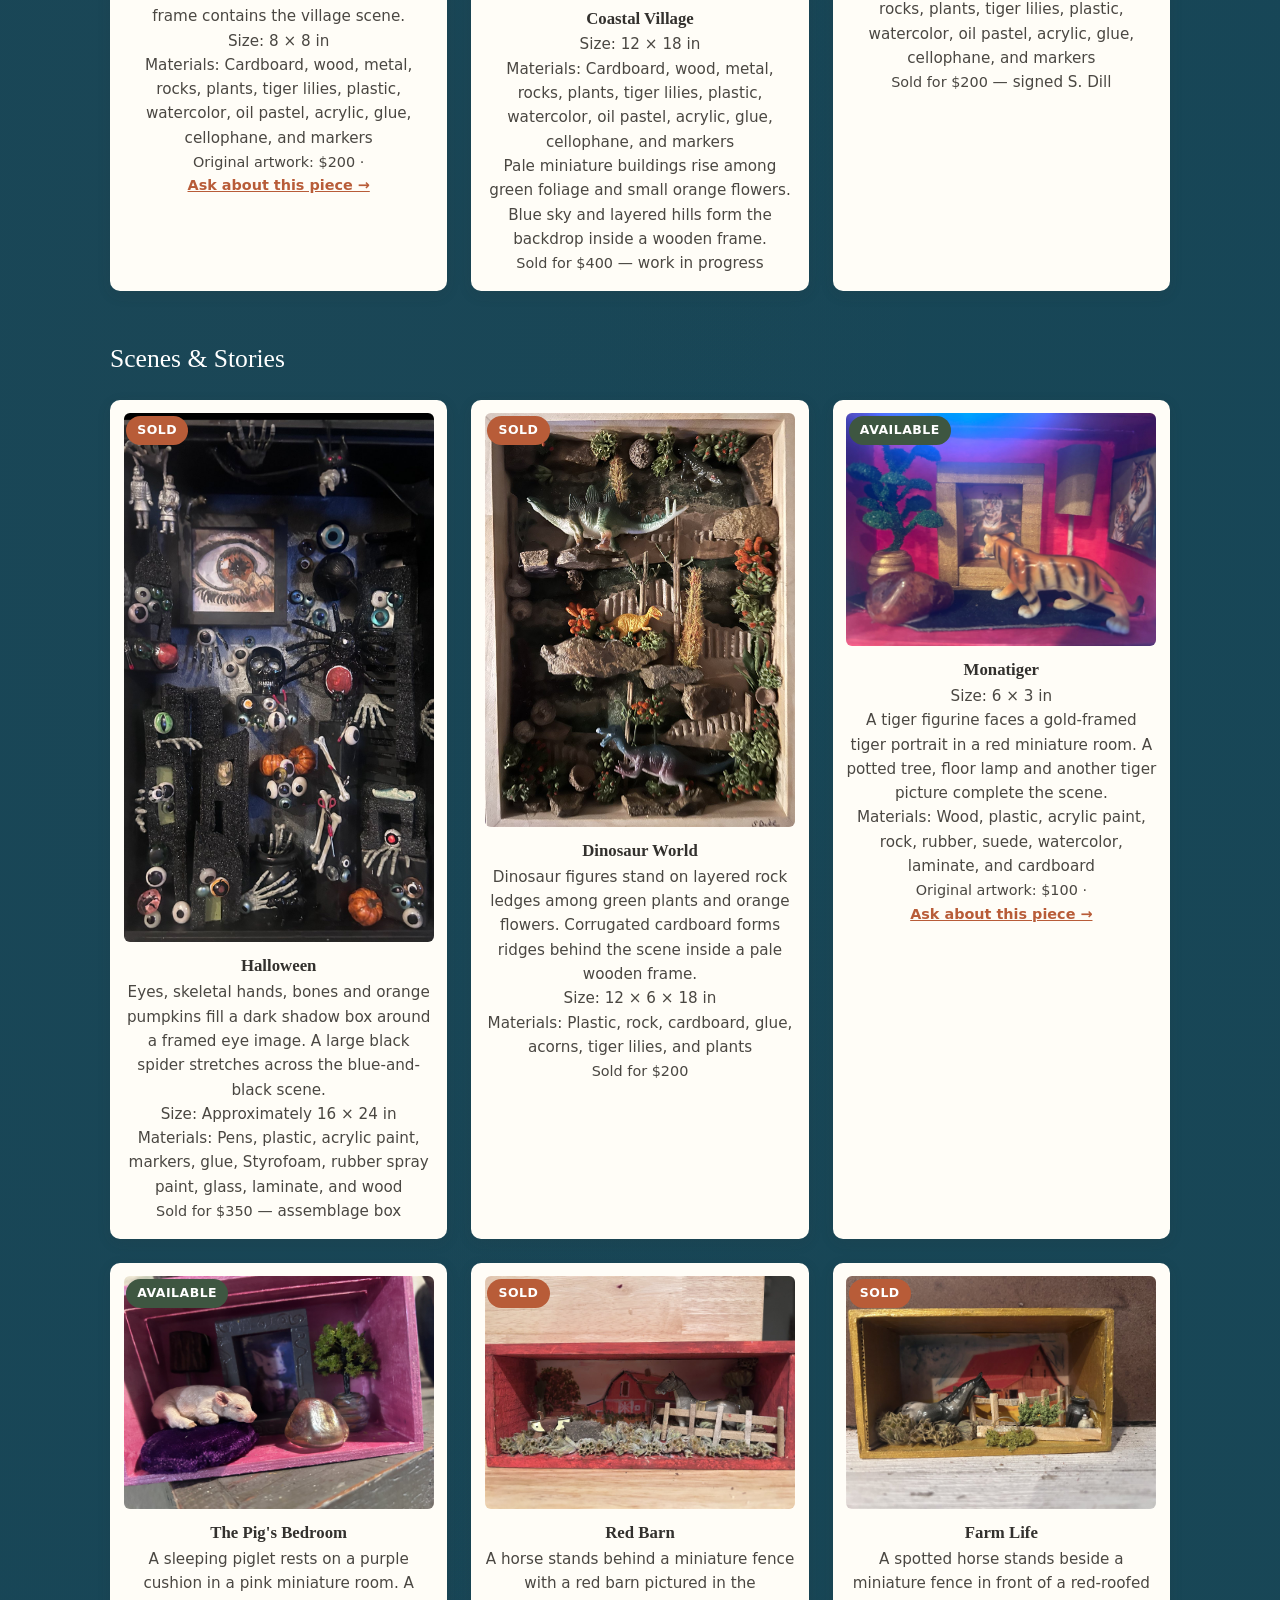
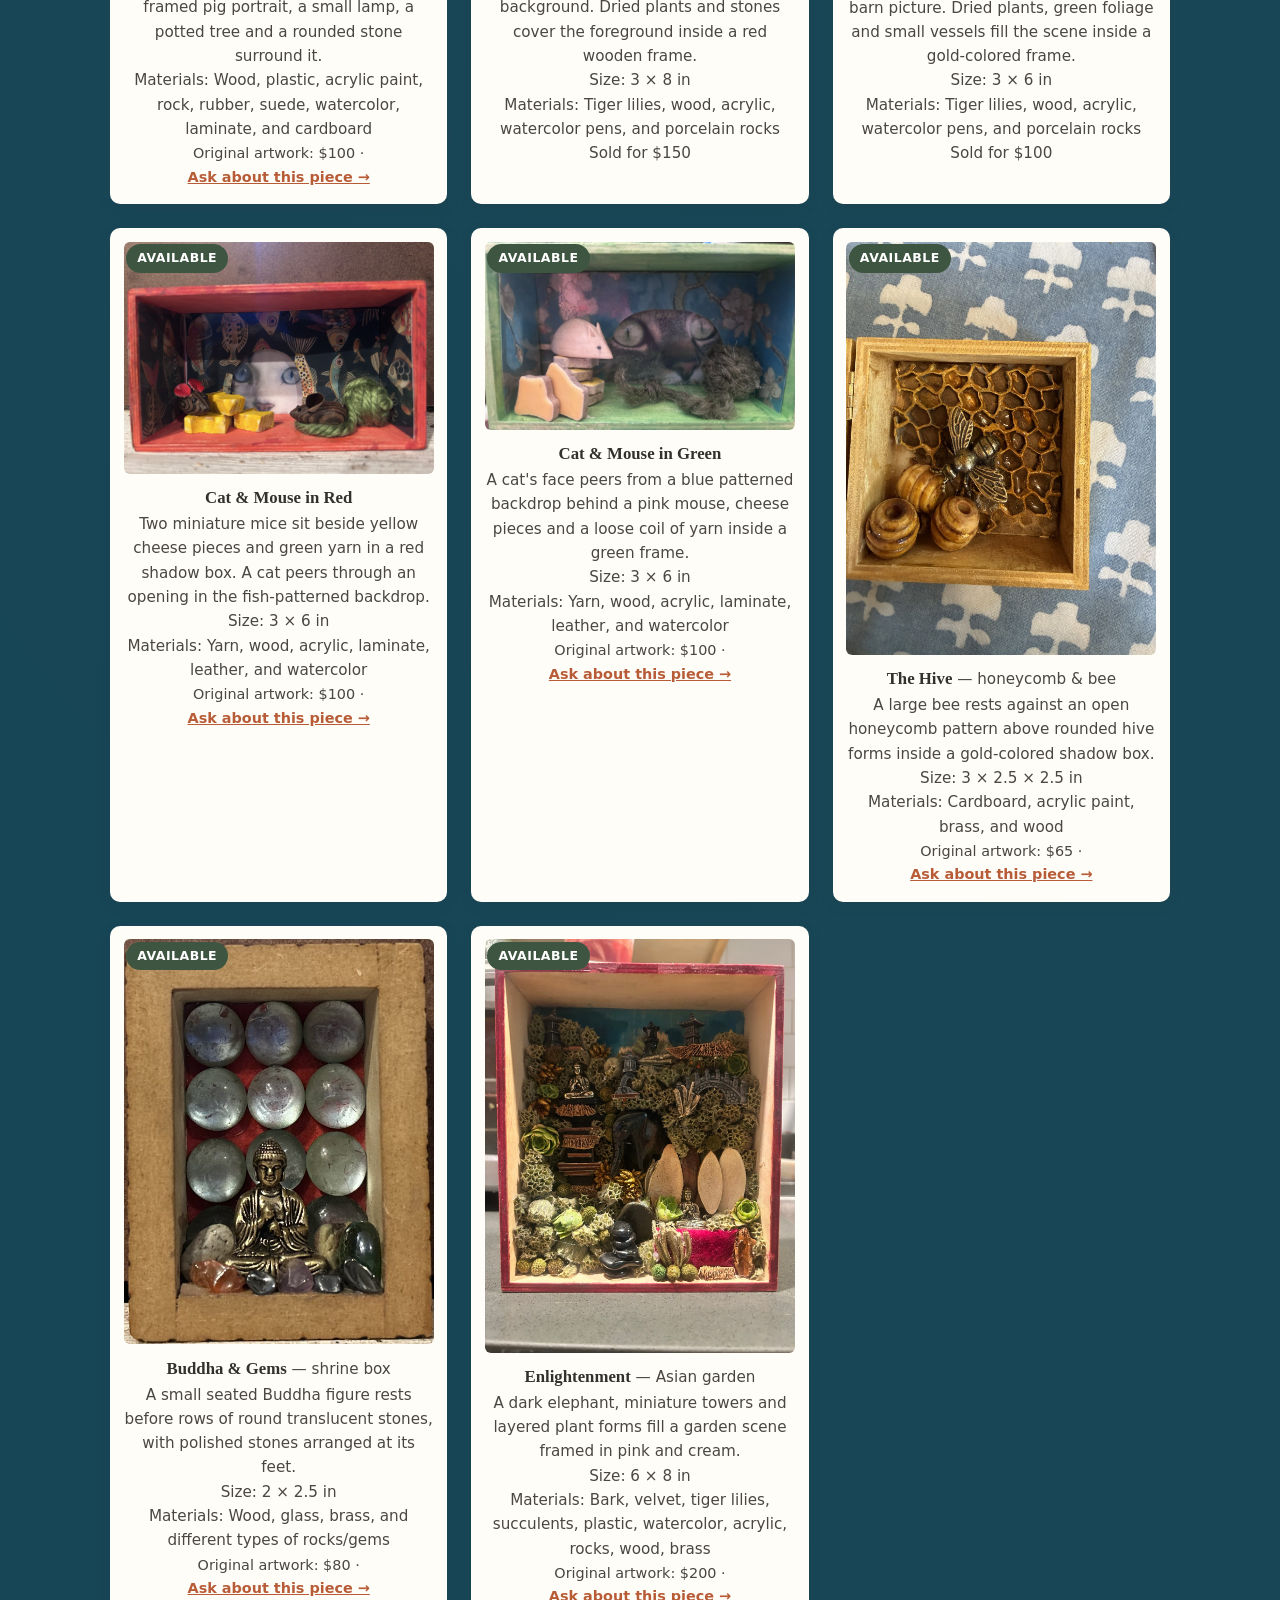
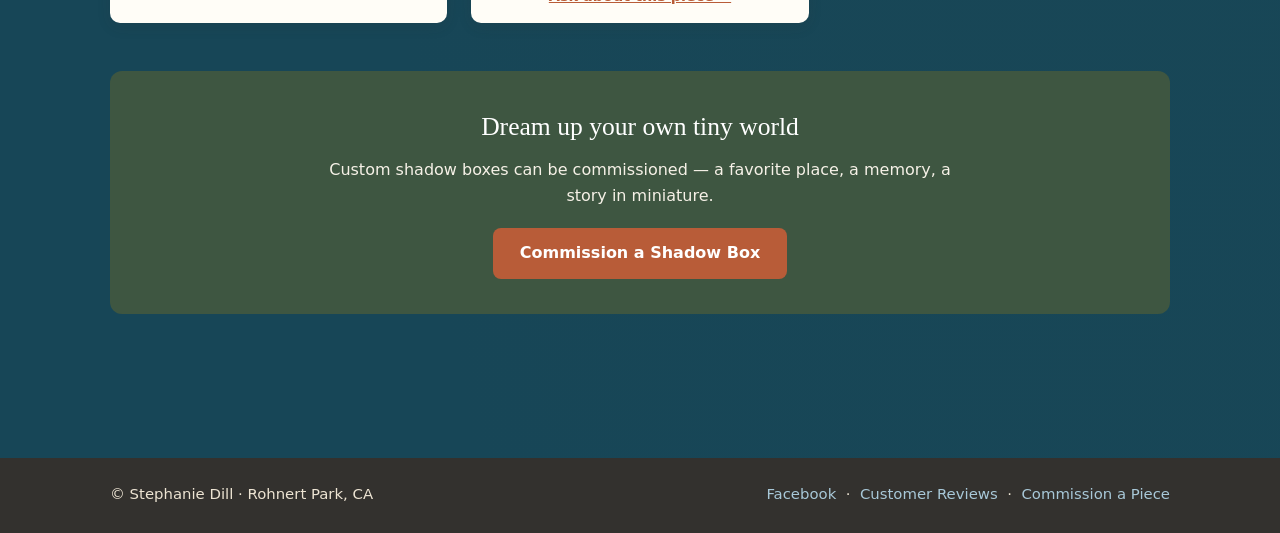
<file: shadow-boxes.html>
﻿<!DOCTYPE html>
<html lang="en">
<head>
  <meta charset="UTF-8">
  <meta name="viewport" content="width=device-width, initial-scale=1.0">
  <title>Handmade Shadow Boxes | Textured Talent by Stephanie Dill</title>
  <meta name="description" content="Dimensional handmade shadow boxes by Stephanie Dill: miniature towns, farm scenes, and one-of-a-kind worlds built inside a frame.">
  <meta name="robots" content="index,follow,max-image-preview:large">
  <meta name="theme-color" content="#174657">
  <link rel="canonical" href="https://texturedtalents.com/shadow-boxes.html">
  <meta property="og:type" content="website">
  <meta property="og:site_name" content="Textured Talent">
  <meta property="og:locale" content="en_US">
  <meta property="og:title" content="Handmade Shadow Boxes | Textured Talent">
  <meta property="og:description" content="Miniature towns, farm scenes, and one-of-a-kind dimensional worlds built inside a frame.">
  <meta property="og:url" content="https://texturedtalents.com/shadow-boxes.html">
  <meta property="og:image" content="https://texturedtalents.com/assets/img/boxes/shadowbox-miniature-town.jpg">
  <meta property="og:image:alt" content="Miniature town built inside a handmade shadow box">
  <meta name="twitter:card" content="summary_large_image">
  <link rel="stylesheet" href="assets/css/style.css?v=artwork-20261013">
</head>
<body>
<a class="skip-link" href="#main-content">Skip to content</a>

<header>
  <div class="header-inner">
    <a class="brand" href="index.html?v=artwork-20261013">Textured <span>Talent</span></a>
    <nav aria-label="Main navigation">
      <a href="index.html?v=artwork-20261013">Home</a>
      <a href="pet-portraits.html?v=artwork-20261013">Pet Portraits</a>
      <a href="murals.html?v=artwork-20261013">Murals</a>
      <a href="shadow-boxes.html?v=artwork-20261013" class="active">Shadow Boxes</a>
      <a href="fine-art.html?v=artwork-20261013">Fine Art</a>
      <a href="available-works.html?v=artwork-20261013">Available Works</a>
      <a href="about.html?v=artwork-20261013">About</a>
      <a href="commission.html?v=artwork-20261013" class="cta">Commission a Piece</a>
    </nav>
  </div>
</header>

<main id="main-content">
  <section class="page-intro">
    <h1>Tiny Worlds in a Frame</h1>
    <p>Some of Stephanie's most beloved pieces are her shadow boxes — dimensional scenes built inside a frame. Some are entire miniature towns alive with detail; others are smaller, spontaneous scenes. Each one is completely one of a kind.</p>
  </section>

  <h2>Miniature Towns &amp; Villages</h2>
  <section class="gallery">
<figure class="art-card"><a href="assets/img/boxes/elephant-tree-shadowbox.jpg" target="_blank" rel="noopener"><img src="assets/img/boxes/elephant-tree-shadowbox.jpg" alt="Black elephant figurine beneath a painted tree, with stones inside a wooden shadow box" loading="lazy"></a><figcaption><strong>Bonsai</strong><br><span class="price-line">Sold for $100</span><br><span class="art-description">A dark elephant figurine stands beneath a spreading tree image, with smooth dark stones lining the base of the wooden box.</span></figcaption></figure>
<figure class="art-card"><a href="assets/img/boxes/the-village.jpg" target="_blank" rel="noopener"><img src="assets/img/boxes/the-village.jpg" alt="The Village: tall shadow box filled with miniature houses, flowers and a red airplane overhead" loading="lazy"></a><figcaption><strong>The Village</strong><br>22 × 40 in<br><span class="art-materials">Materials: Cardboard, wood, metal, rocks, plants, tiger lilies, plastic, watercolor, oil pastel, acrylic, glue, cellophane, and markers</span><br><span class="art-description">Rows of colorful miniature buildings, flowers and pathways fill a tall village scene beneath a small red airplane.</span></figcaption></figure>

    <figure class="art-card">
      <a href="assets/img/boxes/shadowbox-miniature-town.jpg" target="_blank"><img src="assets/img/boxes/shadowbox-miniature-town.jpg" alt="Miniature town with handmade buildings, moss landscaping, and painted lake backdrop" loading="lazy"></a>
      <figcaption><strong>Restaurantville</strong><br>12 × 20 in<br><span class="art-materials">Materials: Cardboard, wood, metal, rocks, plants, tiger lilies, plastic, watercolor, oil pastel, acrylic, glue, cellophane, and markers</span><br><span class="price-line">Sold for $550</span> — full miniature town<br><span class="art-description">Miniature buildings and colorful storefront signs crowd a narrow town scene, with greenery tucked between the structures.</span></figcaption>
    </figure>
    <figure class="art-card">
      <a href="assets/img/boxes/shadowbox-mountain-village.jpg" target="_blank"><img src="assets/img/boxes/shadowbox-mountain-village.jpg" alt="Wooden village scene with dried flowers, stone walls, and driftwood mountains" loading="lazy"></a>
      <figcaption><strong>Mountain Village</strong> — signed S. Dill<br><span class="art-description">Miniature houses sit among stones and purple flowers beneath layered mountain silhouettes. A pale wooden frame contains the village scene.</span><br><span class="art-size">Size: 8 × 8 in</span><br><span class="art-materials">Materials: Cardboard, wood, metal, rocks, plants, tiger lilies, plastic, watercolor, oil pastel, acrylic, glue, cellophane, and markers</span></figcaption>
    </figure>
    <figure class="art-card">
      <a href="assets/img/boxes/shadowbox-coastal-village.jpg" target="_blank"><img src="assets/img/boxes/shadowbox-coastal-village.jpg" alt="Coastal village shadow box with wooden buildings and watercolor sea" loading="lazy"></a>
      <figcaption><strong>Coastal Village</strong><br><span class="art-size">Size: 12 × 18 in</span><br><span class="art-materials">Materials: Cardboard, wood, metal, rocks, plants, tiger lilies, plastic, watercolor, oil pastel, acrylic, glue, cellophane, and markers</span><br><span class="art-description">Pale miniature buildings rise among green foliage and small orange flowers. Blue sky and layered hills form the backdrop inside a wooden frame.</span><br><span class="price-line">Sold for $400</span> — work in progress</figcaption>
    </figure>
    <figure class="art-card">
      <a href="assets/img/boxes/shadowbox-farm-animals.jpg" target="_blank"><img src="assets/img/boxes/shadowbox-farm-animals.jpg" alt="Farm scene with miniature cows, pig, sheep among dried botanicals" loading="lazy"></a>
      <figcaption><strong>Touch of Italy</strong><br><span class="art-description">Miniature buildings and farm animals nestle among green foliage and dark stones. Mountain silhouettes rise behind the scene inside a warm-toned wooden frame.</span><br><span class="art-materials">Materials: Cardboard, wood, metal, rocks, plants, tiger lilies, plastic, watercolor, oil pastel, acrylic, glue, cellophane, and markers</span><br><span class="price-line">Sold for $200</span> — signed S. Dill</figcaption>
    </figure>
  </section>

  <h2>Scenes &amp; Stories</h2>
  <section class="gallery">
    <figure class="art-card">
      <a href="assets/img/boxes/shadowbox-halloween.jpg" target="_blank"><img src="assets/img/boxes/shadowbox-halloween.jpg" alt="Halloween assemblage with glass eyeballs, skeletons, bats, and pumpkins" loading="lazy"></a>
      <figcaption><strong>Halloween</strong><br><span class="art-description">Eyes, skeletal hands, bones and orange pumpkins fill a dark shadow box around a framed eye image. A large black spider stretches across the blue-and-black scene.</span><br>Size: Approximately 16 × 24 in<br>Materials: Pens, plastic, acrylic paint, markers, glue, Styrofoam, rubber spray paint, glass, laminate, and wood<br><span class="price-line">Sold for $350</span> — assemblage box</figcaption>
    </figure>
    <figure class="art-card">
      <a href="assets/img/boxes/shadowbox-dinosaurs.jpg" target="_blank"><img src="assets/img/boxes/shadowbox-dinosaurs.jpg" alt="Prehistoric diorama with dinosaurs, rock slabs, moss, and ladders" loading="lazy"></a>
      <figcaption><strong>Dinosaur World</strong><br><span class="art-description">Dinosaur figures stand on layered rock ledges among green plants and orange flowers. Corrugated cardboard forms ridges behind the scene inside a pale wooden frame.</span><br>Size: 12 × 6 × 18 in<br>Materials: Plastic, rock, cardboard, glue, acorns, tiger lilies, and plants<br><span class="price-line">Sold for $200</span></figcaption>
    </figure>
    <figure class="art-card">
      <a href="assets/img/boxes/shadowbox-tiger-parlor.jpg" target="_blank"><img src="assets/img/boxes/shadowbox-tiger-parlor.jpg" alt="Miniature room with a tiger by a gold fireplace and tiny framed paintings" loading="lazy"></a>
      <figcaption><strong>Monatiger</strong><br>Size: 6 × 3 in<br><span class="art-description">A tiger figurine faces a gold-framed tiger portrait in a red miniature room. A potted tree, floor lamp and another tiger picture complete the scene.</span><br>Materials: Wood, plastic, acrylic paint, rock, rubber, suede, watercolor, laminate, and cardboard</figcaption>
    </figure>
    <figure class="art-card">
      <a href="assets/img/boxes/shadowbox-pig-bedroom.jpg" target="_blank"><img src="assets/img/boxes/shadowbox-pig-bedroom.jpg" alt="Pink miniature bedroom with sleeping piglet on a velvet cushion" loading="lazy"></a>
      <figcaption><strong>The Pig's Bedroom</strong><br><span class="art-description">A sleeping piglet rests on a purple cushion in a pink miniature room. A framed pig portrait, a small lamp, a potted tree and a rounded stone surround it.</span><br>Materials: Wood, plastic, acrylic paint, rock, rubber, suede, watercolor, laminate, and cardboard</figcaption>
    </figure>
    <figure class="art-card">
      <a href="assets/img/boxes/shadowbox-horse-red-barn.jpg" target="_blank"><img src="assets/img/boxes/shadowbox-horse-red-barn.jpg" alt="Red shadow box farm scene with horse figurine and painted barn" loading="lazy"></a>
      <figcaption><strong>Red Barn</strong><br><span class="art-description">A horse stands behind a miniature fence with a red barn pictured in the background. Dried plants and stones cover the foreground inside a red wooden frame.</span><br>Size: 3 × 8 in<br>Materials: Tiger lilies, wood, acrylic, watercolor pens, and porcelain rocks<br>Sold for $150</figcaption>
    </figure>
    <figure class="art-card">
      <a href="assets/img/boxes/shadowbox-horse-gold-barn.jpg" target="_blank"><img src="assets/img/boxes/shadowbox-horse-gold-barn.jpg" alt="Gold shadow box with Appaloosa horse, fence, basket of eggs, and milk can" loading="lazy"></a>
      <figcaption><strong>Farm Life</strong><br><span class="art-description">A spotted horse stands beside a miniature fence in front of a red-roofed barn picture. Dried plants, green foliage and small vessels fill the scene inside a gold-colored frame.</span><br>Size: 3 × 6 in<br>Materials: Tiger lilies, wood, acrylic, watercolor pens, and porcelain rocks<br>Sold for $100</figcaption>
    </figure>
    <figure class="art-card">
      <a href="assets/img/boxes/shadowbox-cat-and-mouse-red.jpg" target="_blank"><img src="assets/img/boxes/shadowbox-cat-and-mouse-red.jpg" alt="Red shadow box with carved wooden mice, cheese, yarn, and a peeking cat" loading="lazy"></a>
      <figcaption><strong>Cat &amp; Mouse in Red</strong><br><span class="art-description">Two miniature mice sit beside yellow cheese pieces and green yarn in a red shadow box. A cat peers through an opening in the fish-patterned backdrop.</span><br>Size: 3 × 6 in<br>Materials: Yarn, wood, acrylic, laminate, leather, and watercolor</figcaption>
    </figure>
    <figure class="art-card">
      <a href="assets/img/boxes/shadowbox-cat-and-mouse-green.jpg" target="_blank"><img src="assets/img/boxes/shadowbox-cat-and-mouse-green.jpg" alt="Green shadow box cat and mouse scene with yarn ball and cheese" loading="lazy"></a>
      <figcaption><strong>Cat &amp; Mouse in Green</strong><br><span class="art-description">A cat's face peers from a blue patterned backdrop behind a pink mouse, cheese pieces and a loose coil of yarn inside a green frame.</span><br>Size: 3 × 6 in<br>Materials: Yarn, wood, acrylic, laminate, leather, and watercolor</figcaption>
    </figure>
    <figure class="art-card">
      <a href="assets/img/boxes/shadowbox-honeybee-hive.jpg" target="_blank"><img src="assets/img/boxes/shadowbox-honeybee-hive.jpg" alt="Shadow box with sculpted honeycomb, metallic bee, and turned-wood hives" loading="lazy"></a>
      <figcaption><strong>The Hive</strong> — honeycomb &amp; bee<br><span class="art-description">A large bee rests against an open honeycomb pattern above rounded hive forms inside a gold-colored shadow box.</span><br>Size: 3 × 2.5 × 2.5 in<br>Materials: Cardboard, acrylic paint, brass, and wood</figcaption>
    </figure>
    <figure class="art-card">
      <a href="assets/img/boxes/shadowbox-buddha-gemstones.jpg" target="_blank"><img src="assets/img/boxes/shadowbox-buddha-gemstones.jpg" alt="Shrine-style shadow box with brass Buddha and polished gemstones" loading="lazy"></a>
      <figcaption><strong>Buddha &amp; Gems</strong> — shrine box<br><span class="art-description">A small seated Buddha figure rests before rows of round translucent stones, with polished stones arranged at its feet.</span><br>Size: 2 × 2.5 in<br>Materials: Wood, glass, brass, and different types of rocks/gems</figcaption>
    </figure>
    <figure class="art-card">
      <a href="assets/img/boxes/shadowbox-asian-garden.jpg" target="_blank"><img src="assets/img/boxes/shadowbox-asian-garden.jpg" alt="Asian garden shadow box with black elephant, pagodas, and succulents" loading="lazy"></a>
      <figcaption><strong>Enlightenment</strong> — Asian garden<br><span class="art-description">A dark elephant, miniature towers and layered plant forms fill a garden scene framed in pink and cream.</span><br>Size: 6 × 8 in<br>Materials: Bark, velvet, tiger lilies, succulents, plastic, watercolor, acrylic, rocks, wood, brass</figcaption>
    </figure>
  </section>

  <section class="band">
    <h2>Dream up your own tiny world</h2>
    <p>Custom shadow boxes can be commissioned — a favorite place, a memory, a story in miniature.</p>
    <a class="btn" href="commission.html?v=artwork-20261013">Commission a Shadow Box</a>
  </section>
</main>

<footer>
  <div class="footer-inner">
    <span>© Stephanie Dill · Rohnert Park, CA</span>
    <span>
      <a href="https://www.facebook.com/stephanie.dill.2025" target="_blank" rel="noopener">Facebook</a>
      &nbsp;·&nbsp;
      <a href="index.html#reviews">Customer Reviews</a> &nbsp;·&nbsp; <a href="commission.html?v=artwork-20261013">Commission a Piece</a>
    </span>
  </div>
</footer>

<script src="assets/js/art-data.js?v=20261124-confirmed"></script>
</body>
</html>
</file>
<file: assets/css/style.css>
/* Textured Talent — Stephanie Dill, mixed-media artist
   Palette: terracotta #B85C38 · sage #9CAF88 · deep green #3E5641
            sky blue #A8C8D8 · warm cream #F6F1E7 · charcoal #33312E */

:root {
  --terracotta: #B85C38;
  --terracotta-dark: #96462A;
  --sage: #9CAF88;
  --deep-green: #3E5641;
  --sky: #A8C8D8;
  --page-green: #174657;
  --page-green-dark: #103542;
  --cream: #F6F1E7;
  --cream-dark: #EDE4D3;
  --card: #FFFDF7;
  --on-page: #FFFFFF;
  --on-page-soft: #FFFFFF;
  --charcoal: #33312E;
  --ink: #4A4742;
  --serif: Georgia, 'Times New Roman', serif;
  --sans: 'Segoe UI', system-ui, -apple-system, sans-serif;
}

* { margin: 0; padding: 0; box-sizing: border-box; }

body {
  font-family: var(--sans);
  color: var(--charcoal);
  background: var(--page-green);
  /* subtle paper texture via layered gradients — echoes her canvas surfaces */
  background-image:
    radial-gradient(ellipse at 20% 30%, rgba(184, 92, 56, 0.025), transparent 50%),
    radial-gradient(ellipse at 80% 70%, rgba(62, 86, 65, 0.045), transparent 50%);
  line-height: 1.6;
}

img { max-width: 100%; display: block; }

a { color: var(--terracotta); }

.page-intro a,
.page-note a {
  color: #F2B28F;
  font-weight: 600;
}

/* ---------- header ---------- */
header {
  background: var(--page-green);
  border-bottom: 1px solid var(--page-green-dark);
  position: sticky;
  top: 0;
  z-index: 10;
}
.header-inner {
  max-width: 1100px;
  margin: 0 auto;
  padding: 0.9rem 1.25rem;
  display: flex;
  align-items: center;
  justify-content: space-between;
  flex-wrap: wrap;
  gap: 0.5rem;
}
.brand {
  font-family: var(--serif);
  font-size: 1.45rem;
  color: var(--on-page);
  text-decoration: none;
}
.brand span { color: #F2B28F; }
nav { display: flex; flex-wrap: wrap; gap: 0.25rem; }
nav a {
  text-decoration: none;
  color: var(--on-page);
  font-size: 0.95rem;
  padding: 0.4rem 0.7rem;
  border-radius: 6px;
}
nav a:hover { background: var(--page-green-dark); }
nav a.active { color: #F2B28F; font-weight: 600; }
nav a.cta {
  background: var(--terracotta);
  color: #fff;
  font-weight: 600;
}
nav a.cta:hover { background: var(--terracotta-dark); }

/* ---------- shared layout ---------- */
main { max-width: 1100px; margin: 0 auto; padding: 0 1.25rem 4rem; }

.page-intro { max-width: 720px; margin: 3rem auto 2.5rem; text-align: center; }
h1 {
  font-family: var(--serif);
  font-weight: 500;
  font-size: clamp(1.9rem, 4vw, 2.7rem);
  line-height: 1.2;
  margin-bottom: 1rem;
  color: var(--on-page);
}
.page-intro p { font-size: 1.08rem; color: var(--on-page-soft); }

h2 {
  font-family: var(--serif);
  font-weight: 500;
  font-size: 1.6rem;
  margin: 3rem 0 1.25rem;
  color: var(--on-page);
}

.btn {
  display: inline-block;
  background: var(--terracotta);
  color: #fff;
  text-decoration: none;
  font-weight: 600;
  padding: 0.8rem 1.7rem;
  border-radius: 8px;
  border: none;
  font-size: 1rem;
  cursor: pointer;
}
.btn:hover { background: var(--terracotta-dark); }
.btn.secondary {
  background: transparent;
  color: var(--deep-green);
  border: 2px solid var(--deep-green);
}
.btn.secondary:hover { background: var(--deep-green); color: #fff; }

/* ---------- hero (home) ---------- */
.hero {
  display: grid;
  grid-template-columns: 1.1fr 1fr;
  gap: 2.5rem;
  align-items: center;
  padding: 3.5rem 0 3rem;
}
.hero h1 { margin-bottom: 1.1rem; }
.hero p.sub { font-size: 1.15rem; color: var(--on-page-soft); margin-bottom: 1.6rem; }
.hero-art img {
  border-radius: 10px;
  border: 6px solid var(--card);
  box-shadow: 0 10px 28px rgba(51, 49, 46, 0.22);
  transform: rotate(1.2deg);
}
@media (max-width: 760px) {
  .hero { grid-template-columns: 1fr; padding-top: 2rem; }
}

/* ---------- ways to buy (home) ---------- */
.buy-paths {
  margin: 0 0 3rem;
  padding: 2.5rem 0 0;
  border-top: 1px solid rgba(255, 255, 255, 0.2);
}
.buy-paths-intro {
  max-width: 620px;
  margin: 0 auto 1.4rem;
  text-align: center;
}
.buy-paths .eyebrow {
  color: #F2B28F;
  font-size: 0.82rem;
  font-weight: 700;
  letter-spacing: 0.08em;
  text-transform: uppercase;
}
.buy-paths h2 {
  margin: 0.25rem 0 0;
}
.buy-paths-grid {
  display: grid;
  grid-template-columns: repeat(2, minmax(0, 1fr));
  gap: 1.4rem;
}
.buy-path {
  display: flex;
  flex-direction: column;
  align-items: flex-start;
  min-height: 260px;
  padding: 1.7rem;
  background: var(--card);
  border-top: 5px solid var(--terracotta);
  border-radius: 8px;
  box-shadow: 0 6px 18px rgba(16, 53, 66, 0.28);
}
.buy-path:nth-child(2) {
  border-top-color: var(--sage);
}
.buy-path-label {
  color: var(--terracotta-dark);
  font-size: 0.78rem;
  font-weight: 700;
  letter-spacing: 0.08em;
  text-transform: uppercase;
}
.buy-path:nth-child(2) .buy-path-label {
  color: var(--deep-green);
}
.buy-path h3 {
  margin: 0.25rem 0 0.5rem;
  color: var(--charcoal);
  font-family: var(--serif);
  font-size: 1.45rem;
  font-weight: 500;
}
.buy-path > p:not(.buy-path-label) {
  margin-bottom: 1.3rem;
  color: var(--ink);
}
.buy-path .btn {
  margin-top: auto;
}
@media (max-width: 640px) {
  .buy-paths {
    padding-top: 2rem;
  }
  .buy-paths-grid {
    grid-template-columns: 1fr;
  }
  .buy-path {
    min-height: 0;
  }
}

/* ---------- feature cards (home) ---------- */
.features {
  display: grid;
  grid-template-columns: repeat(auto-fit, minmax(240px, 1fr));
  gap: 1.4rem;
  margin: 1.5rem 0 2rem;
}
.feature-card {
  background: var(--card);
  border-radius: 10px;
  overflow: hidden;
  text-decoration: none;
  color: var(--charcoal);
  box-shadow: 0 4px 14px rgba(51, 49, 46, 0.12);
  transition: transform 0.15s ease, box-shadow 0.15s ease;
}
.feature-card:hover {
  transform: translateY(-4px);
  box-shadow: 0 10px 22px rgba(51, 49, 46, 0.18);
}
.feature-card img { height: 210px; width: 100%; object-fit: cover; }
.feature-card .card-text { padding: 1.1rem 1.2rem 1.3rem; }
.feature-card h3 { font-family: var(--serif); font-weight: 500; font-size: 1.25rem; }
.feature-card p { font-size: 0.95rem; color: var(--ink); margin-top: 0.3rem; }
.feature-card .more { color: var(--terracotta); font-weight: 600; font-size: 0.9rem; }

/* ---------- galleries ---------- */
.gallery {
  display: grid;
  grid-template-columns: repeat(auto-fill, minmax(270px, 1fr));
  gap: 1.5rem;
}
.gallery.wide {
  display: block;
  columns: 330px 2;
  column-gap: 1.5rem;
}
.gallery.wide .art-card {
  display: inline-block;
  width: 100%;
  margin: 0 0 1.5rem;
  break-inside: avoid;
}
.art-card {
  background: var(--card);
  border-radius: 10px;
  padding: 0.85rem 0.85rem 0.95rem;
  box-shadow: 0 4px 14px rgba(51, 49, 46, 0.12);
}
.art-card img { border-radius: 6px; width: 100%; }
.art-card figcaption {
  margin-top: 0.7rem;
  font-size: 0.95rem;
  color: var(--ink);
  text-align: center;
}
.art-card figcaption strong { color: var(--charcoal); font-family: var(--serif); font-size: 1.05rem; }

/* lightbox-free zoom: open image in new tab via link */
.art-card a { display: block; }

/* ---------- sold / available badges ---------- */
.badge {
  position: absolute;
  top: 16px;
  left: 16px;
  z-index: 2;
  font-size: 0.78rem;
  font-weight: 700;
  letter-spacing: 0.04em;
  text-transform: uppercase;
  padding: 0.28rem 0.7rem;
  border-radius: 999px;
  color: #fff;
}
.badge.available { background: var(--deep-green); }
.badge.sold { background: var(--terracotta); }
.price-line { font-size: 0.9rem; color: var(--ink); }
.price-line a { font-weight: 600; }
.print-options {
  display: flex;
  flex-wrap: wrap;
  justify-content: center;
  gap: 0.5rem;
  margin-top: 0.75rem;
}
.art-card .print-options a {
  display: inline-flex;
  align-items: center;
  min-height: 44px;
  padding: 0.35rem 0.65rem;
  border: 1px solid var(--deep-green);
  border-radius: 4px;
  color: var(--deep-green);
  font-weight: 600;
}
.art-card .print-options a:hover,
.art-card .print-options a:focus-visible {
  background: var(--deep-green);
  color: #fff;
}
#inquiry-steps[hidden] { display: none; }

/* ---------- testimonial ---------- */
.testimonial {
  max-width: 640px;
  margin: 3rem auto;
  text-align: center;
  font-family: var(--serif);
  font-size: 1.3rem;
  color: var(--on-page);
}
.testimonial .who {
  display: block;
  margin-top: 0.6rem;
  font-family: var(--sans);
  font-size: 0.95rem;
  color: var(--on-page-soft);
}

/* ---------- how it works ---------- */
.steps {
  display: grid;
  grid-template-columns: repeat(auto-fit, minmax(220px, 1fr));
  gap: 1.4rem;
  margin: 1.5rem 0 2rem;
}
.step {
  background: var(--card);
  border-radius: 10px;
  padding: 1.5rem 1.3rem;
  text-align: center;
  box-shadow: 0 4px 14px rgba(51, 49, 46, 0.1);
}
.step .num {
  display: inline-flex;
  align-items: center;
  justify-content: center;
  width: 44px;
  height: 44px;
  border-radius: 50%;
  background: var(--sage);
  color: var(--deep-green);
  font-weight: 700;
  font-size: 1.2rem;
  margin-bottom: 0.7rem;
}
.step h3 { font-family: var(--serif); font-weight: 500; margin-bottom: 0.3rem; }
.step p { font-size: 0.95rem; color: var(--ink); }

.center { text-align: center; margin: 2.2rem 0; }
.page-note { text-align: center; color: var(--on-page-soft); }

/* ---------- banner sections ---------- */
.band {
  background: var(--deep-green);
  color: var(--cream);
  border-radius: 12px;
  padding: 2.2rem 2rem;
  margin: 3rem 0;
  text-align: center;
}
.band h2 { color: #fff; margin: 0 0 0.6rem; }
.band p { max-width: 640px; margin: 0 auto 1.2rem; }

/* ---------- about ---------- */
.about-grid {
  display: grid;
  grid-template-columns: 1.2fr 1fr;
  gap: 2.5rem;
  align-items: start;
  margin-top: 2.5rem;
}
@media (max-width: 760px) { .about-grid { grid-template-columns: 1fr; } }
.about-grid img {
  border-radius: 10px;
  border: 6px solid var(--card);
  box-shadow: 0 8px 22px rgba(51, 49, 46, 0.18);
}
.about-text p { margin-bottom: 1rem; font-size: 1.05rem; color: var(--on-page-soft); }

/* ---------- commission form ---------- */
.form-wrap {
  max-width: 640px;
  margin: 0 auto;
  background: var(--card);
  border-radius: 12px;
  padding: 2rem 1.8rem;
  box-shadow: 0 6px 18px rgba(51, 49, 46, 0.12);
}
.form-row { margin-bottom: 1.2rem; }
label { display: block; font-weight: 600; margin-bottom: 0.35rem; font-size: 0.97rem; }
input[type="text"], input[type="email"], select, textarea {
  width: 100%;
  padding: 0.7rem 0.8rem;
  border: 1.5px solid var(--cream-dark);
  border-radius: 8px;
  font-family: var(--sans);
  font-size: 1rem;
  background: var(--cream);
  color: var(--charcoal);
}
input:focus, select:focus, textarea:focus {
  outline: 2px solid var(--sage);
  border-color: var(--sage);
}
textarea { min-height: 130px; resize: vertical; }
.form-note { font-size: 0.92rem; color: var(--ink); margin-top: 1rem; text-align: center; }

/* ---------- footer ---------- */
footer {
  background: var(--charcoal);
  color: var(--cream-dark);
  margin-top: 2rem;
}
.footer-inner {
  max-width: 1100px;
  margin: 0 auto;
  padding: 1.6rem 1.25rem;
  display: flex;
  justify-content: space-between;
  align-items: center;
  flex-wrap: wrap;
  gap: 0.8rem;
  font-size: 0.93rem;
}
footer a { color: var(--sky); text-decoration: none; }
footer a:hover { text-decoration: underline; }

/* Collector presentation: preserve the artwork, improve hierarchy and legibility. */
.eyebrow { color: #f2b28f; font-size: .875rem; font-weight: 650; letter-spacing: .08em; text-transform: uppercase; margin-bottom: 1rem; }
.hero h1 { font-size: clamp(2.4rem, 4.5vw, 3.65rem); line-height: 1.08; }
.hero-actions, .inquiry-actions { display: flex; align-items: center; flex-wrap: wrap; gap: 1rem; }
.text-link { color: #fff; text-underline-offset: .3em; }
.hero-art img { transform: none; border-radius: 3px; }
.art-caption { color: var(--on-page-soft); font-size: .875rem; margin-top: .85rem; }
.collection-note { margin-top: 1rem; }
.inquiry-card h2 { color: var(--charcoal); margin: 0 0 1rem; }
.inquiry-card .eyebrow { color: var(--terracotta-dark); }
.inquiry-card label { margin-top: 1.5rem; }
.inquiry-actions { margin-top: 1rem; }
.inquiry-card textarea { min-height: 170px; }
.inquiry-card .form-note { text-align: left; }
#shop .art-card { display: flex; flex-direction: column; padding: 1rem; border-radius: 4px; }
#shop .art-card > a { display: flex; align-items: center; justify-content: center; min-height: 310px; background: #eee8dc; }
#shop .art-card img { width: 100%; height: 310px; object-fit: contain; border-radius: 0; }
#shop .art-card figcaption { margin-top: 1.2rem; }
#shop .art-card figcaption strong { font-size: 1.25rem; }
#shop .price-line a { display: block; margin-top: .45rem; color: #874024; min-height: 44px; padding: .5rem; }
.buy-path-label, .buy-paths .eyebrow { font-size: .875rem; }
:focus-visible { outline: 3px solid #f2b28f; outline-offset: 4px; }
.skip-link { position: fixed; top: .5rem; left: 1rem; z-index: 30; padding: .75rem; background: #fff; color: #174657; transform: translateY(-200%); }
.skip-link:focus { transform: translateY(0); }
@media (max-width: 760px) {
  header { position: static; }
  .header-inner { gap: .8rem; }
  nav { width: 100%; gap: .2rem; }
  nav a { min-height: 44px; display: inline-flex; align-items: center; padding: .5rem .6rem; }
  .hero { gap: 1.8rem; }
  .form-wrap { padding: 1.4rem; }
  .gallery { grid-template-columns: repeat(auto-fill, minmax(min(100%,270px),1fr)); }
  .hero-actions .btn { width: 100%; text-align: center; }
}
@media (prefers-reduced-motion: reduce) { * { transition: none !important; scroll-behavior: auto !important; } }

/* Artwork photo and canvas-size update, November 2026. */
.canvas-sizing { margin-top: 1rem; padding-top: .8rem; border-top: 1px solid #c7bdb0; }
.canvas-sizing p { margin: .4rem 0; font-size: 1rem; line-height: 1.55; }
.canvas-sizing .canvas-proof, .canvas-sizing .canvas-finish { font-size: .9rem; }
.art-card .original-photo-link { margin-top: .75rem; font-size: .9rem; text-decoration: underline; }
.art-card img { height: auto; }
.artwork-detail-card { display: grid; grid-template-columns: minmax(0, 1.4fr) minmax(280px, 1fr); gap: 2rem; padding: 1.5rem; }
.artwork-detail-card > a { align-self: start; }
.artwork-detail-card figcaption { margin: 0; }
.artwork-detail-card h1 { font-size: clamp(1.7rem, 3vw, 2.5rem); line-height: 1.15; margin-bottom: 1rem; }
.artwork-detail-card p { margin-bottom: .8rem; }
@media (max-width: 760px) { .artwork-detail-card { grid-template-columns: 1fr; padding: 1rem; gap: 1.2rem; } }

.print-choices { border: 1px solid #b6ab9c; border-radius: 6px; padding: 1rem; margin: 1.2rem 0; display: grid; grid-template-columns: repeat(2,minmax(0,1fr)); gap: 1rem; }
.print-choices legend { font-weight: 700; padding: 0 .4rem; }
.print-choices label { display: block; font-size: 1rem; margin-bottom: .3rem; }
.print-choices select, .print-choices input { width: 100%; min-height: 44px; padding: .65rem; border: 1px solid #81786c; border-radius: 4px; background: #fff; color: #33312e; font: inherit; }
.print-choices > div:last-child { grid-column: 1 / -1; }
@media (max-width: 540px) { .print-choices { grid-template-columns: 1fr; } }

.artwork-detail-card h1 { color: var(--charcoal); }
#print-price-summary { grid-column: 1 / -1; font-weight: 600; }
</file>
